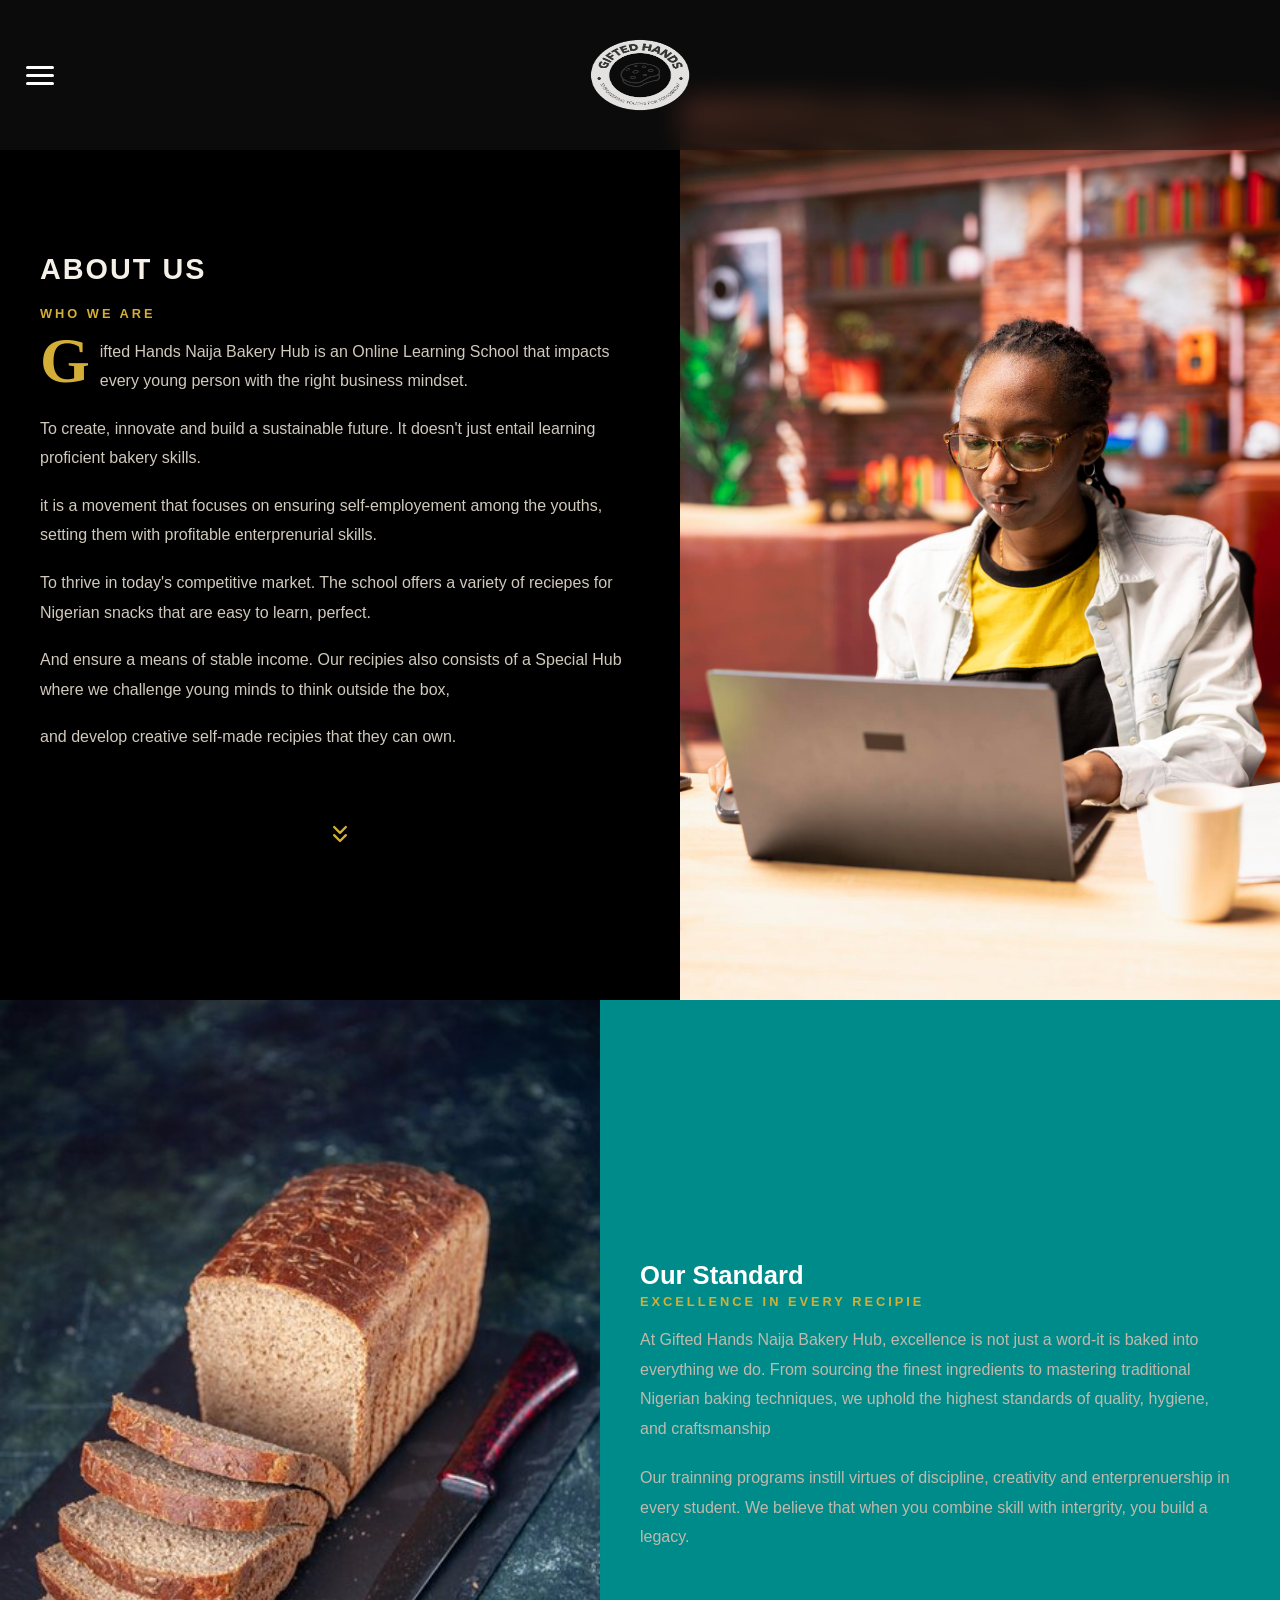
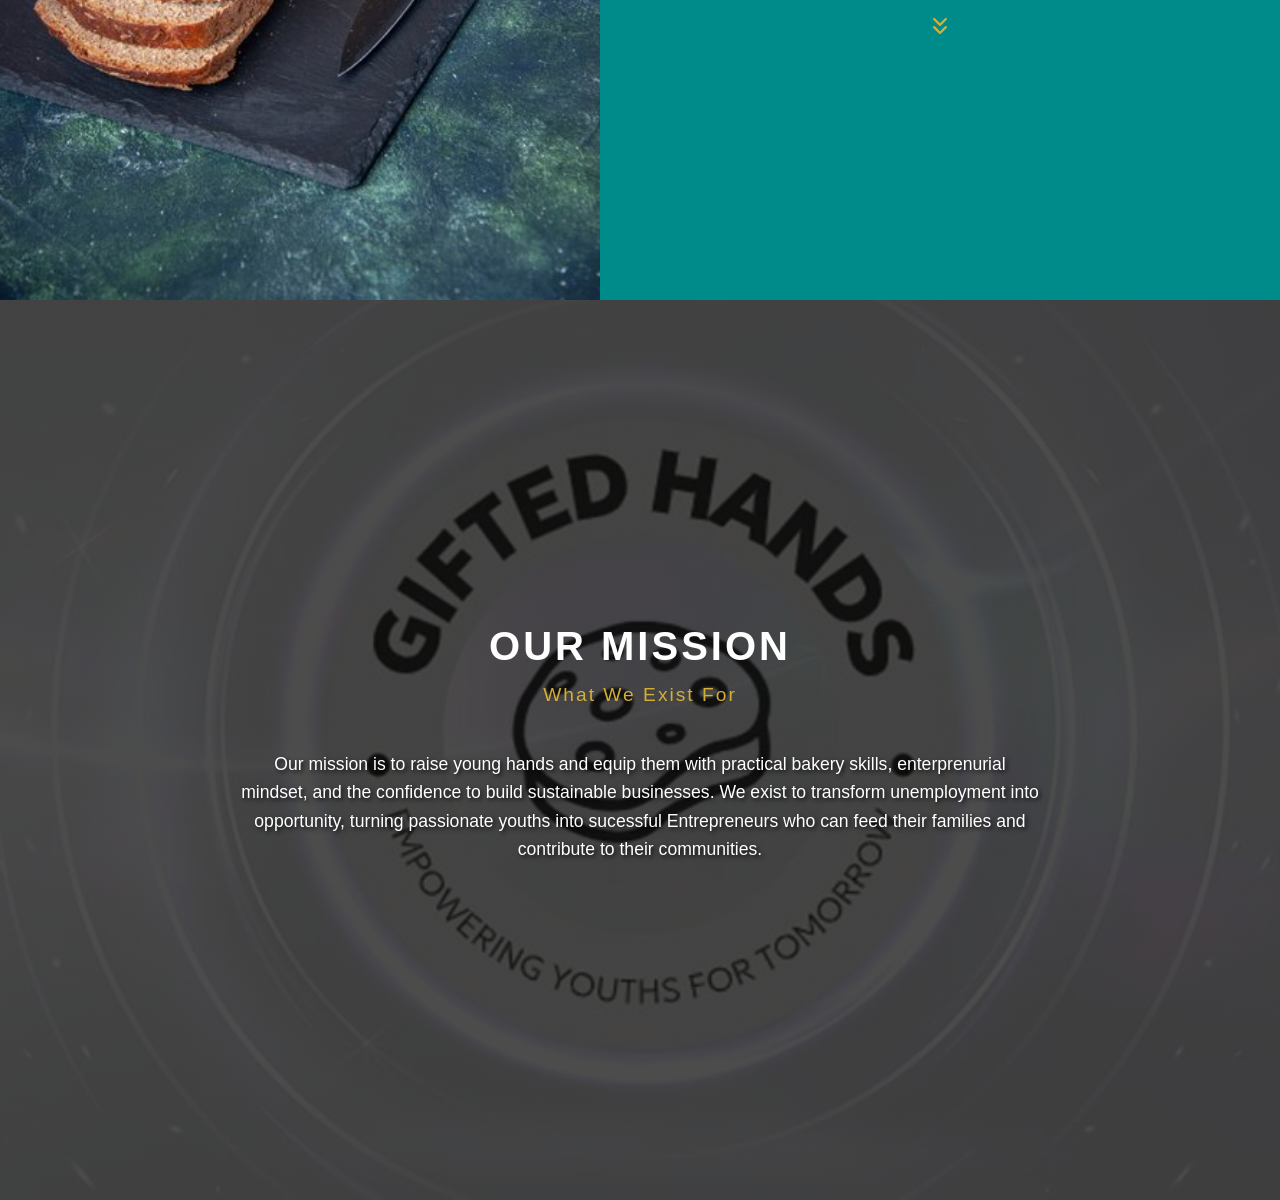
<file: about.html>
<!DOCTYPE html>
<html lang="en">
<head>
    <meta charset="UTF-8">
    <!-- Bootstrap CSS -->
    <link href="https://cdn.jsdelivr.net/npm/bootstrap@5.3.0/dist/css/bootstrap.min.css" rel="stylesheet">
    <meta name="viewport" content="width=device-width, initial-scale=1.0">
    <title>About Us - Gifted Hands Naija Bakery Hub</title>
    <!-- <link href="https://cdn.jsdeluvr.net/npm/bootrap@5.3.0/dist/css/boostrap.min.css" rel="stylesheet"> -->
    <link rel="icon" href="/Images/LOGO/logo.png.png" type="image/png">
    <link rel="stylesheet" href="styling.css">
</head>
<body>


    <!-- Glassy Header -->
     <header class="glass-header">
        <button class="menu-toggle" id="menuToggle" aria-label="Toggle navigation">
            <span></span>
            <span></span>
            <span></span>
        </button>
        <img src="/Images/LOGO/logo.png.png" alt="Gifted Hands Logo" class="header-logo">

        <!-- Drop down menu -->
         <nav class="nav-dropdown" id="navDropdown">
            <a href="bakery.html">Home</a>
            <a href="Recipies.html">Recipies</a>
            <a href="video-guides.html">Video Guides</a>
            <a href="about.html" class="active-link">About Us</a>
            <a href="special-hub.html">Special Hub</a>
            <a href="login.html">Log In</a>
         </nav>
     </header>

    <main>
        <!-- SECTION 1: Dark Background. Text Left, Image Right-->
         <section class="about-section-1" id="about-start">
            <div class="about-container">
                <div class="about-text">
                    <h2 class="about-heading">ABOUT US</h2>
                    <p class="about-subtitle">Who We Are</p>
                   <div class="about-body">
                        <p><span class="drop-cap">G</span>ifted Hands Naija Bakery Hub is an Online Learning School that impacts every young person with the right business mindset.</p> 
                        <p>To create, innovate and build a sustainable future. It doesn't just entail learning proficient bakery skills. </p> 
                        <p>it is a movement that focuses on ensuring self-employement among the youths, setting them with profitable enterprenurial skills. </p>
                        <p>To thrive in today's competitive market. The school offers a variety of reciepes for Nigerian snacks that are easy to learn, perfect.</p> 
                        <p>And ensure a means of stable income. Our recipies also consists of a Special Hub where we challenge young minds to think outside the box, 
                        <p>and develop creative self-made recipies that they can own. </p>
                    </div>
                    <!-- Smooth Scroll Arrow -->
             <a href="#about-section-2" class="scroll-arrow" aria-label="Scroll down">
                <svg xmlns="http://www.w3.org/2000/svg" viewBox="0 0 24 24" fill="none"
                 stroke="currentColor" stroke-width="2" stroke-linecap="round" stroke-linejoin="round">
      <path d="M7 13l5 5 5-5M7 6l5 5 5-5"/>
    </svg> </a>
                </div>
                <div class="about-image">
                    <img src="/Images/119075.jpg" alt="Empowered youth">
                </div>
            </div>
         </section>

         <!-- SECTION 2: Placeholder for next part(Excellence/Virtues) -->
          <section class="about-section-2" id="about-section-2">    
            <div class="section-2-container">
                <!-- Left side: Bread image -->
                 <div class="section-2-image">
                    <img src="/Images/breadloaf.jpg" alt="Freshly Baked Bread">
                 </div>
                 <!-- Right side write up -->
                  <div class="section-2-text">
                    <h2 class="section-2-heading">Our Standard</h2>
                    <p class="section-2-eyebrow">Excellence in Every Recipie</p>
                    <p class="section-2-desc">
                        At Gifted Hands Naija Bakery Hub, excellence is not just a word-it is baked into everything we do. From sourcing the finest ingredients to mastering traditional Nigerian baking techniques, we uphold the highest standards of quality, hygiene, and craftsmanship
                    </p>
                    <p class="section-2-desc">
                        Our trainning programs instill virtues of discipline, creativity and enterprenuership in every student. We believe that when you combine skill with intergrity, you build a legacy.
                    </p>
                    <!-- Smooth Scroll Arrow -->
             <a href="#about-section-3" class="scroll-arrow-2" aria-label="Scroll down">
                <svg xmlns="http://www.w3.org/2000/svg" viewBox="0 0 24 24" fill="none"
                 stroke="currentColor" stroke-width="2" stroke-linecap="round" stroke-linejoin="round">
      <path d="M7 13l5 5 5-5M7 6l5 5 5-5"/>
    </svg> </a>
                  </div>
            </div>
          </section>

          <!-- SECTION #: OUR MISSION -->
           <section class="about-section-3" id="about-section-3">
            <div class="mission-content">
                <h2 class="mission-heading">OUR MISSION</h2>
                <p class="main-subtitle">What We Exist For</p>
                <p class="mission-text">
                    Our mission is to raise young hands and equip them with practical bakery skills, enterprenurial mindset, and the confidence to build sustainable businesses. We exist to transform unemployment into opportunity, turning passionate youths into sucessful Entrepreneurs who can feed their families and contribute to their communities.
                </p>
            </div>
           </section>
    </main>
    
    <script src="aboutus.js"></script>
    <!-- Bootstrap JavaScript -->
<!-- <script src="https://cdn.jsdelivr.net/npm/bootstrap@5.3.0/dist/js/bootstrap.bundle.min.js"></script> -->
</body>
</html>
</file>
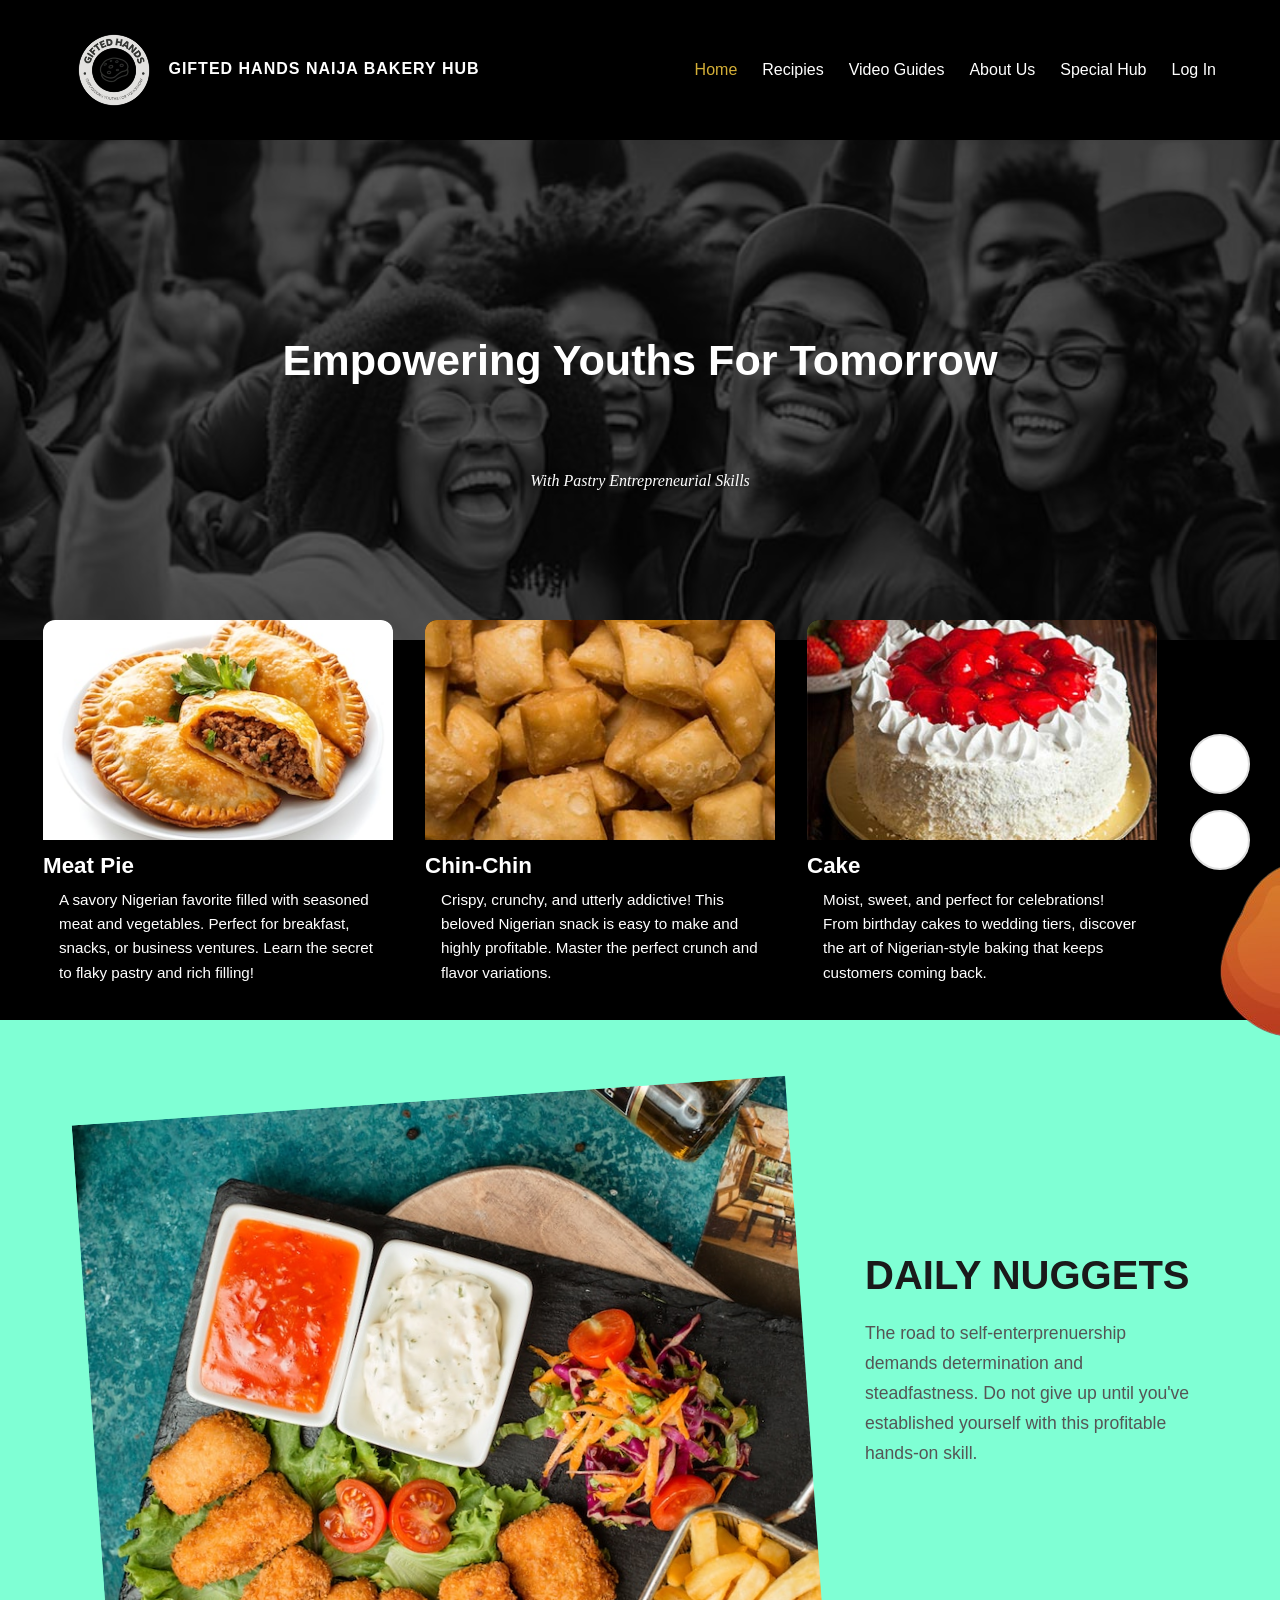
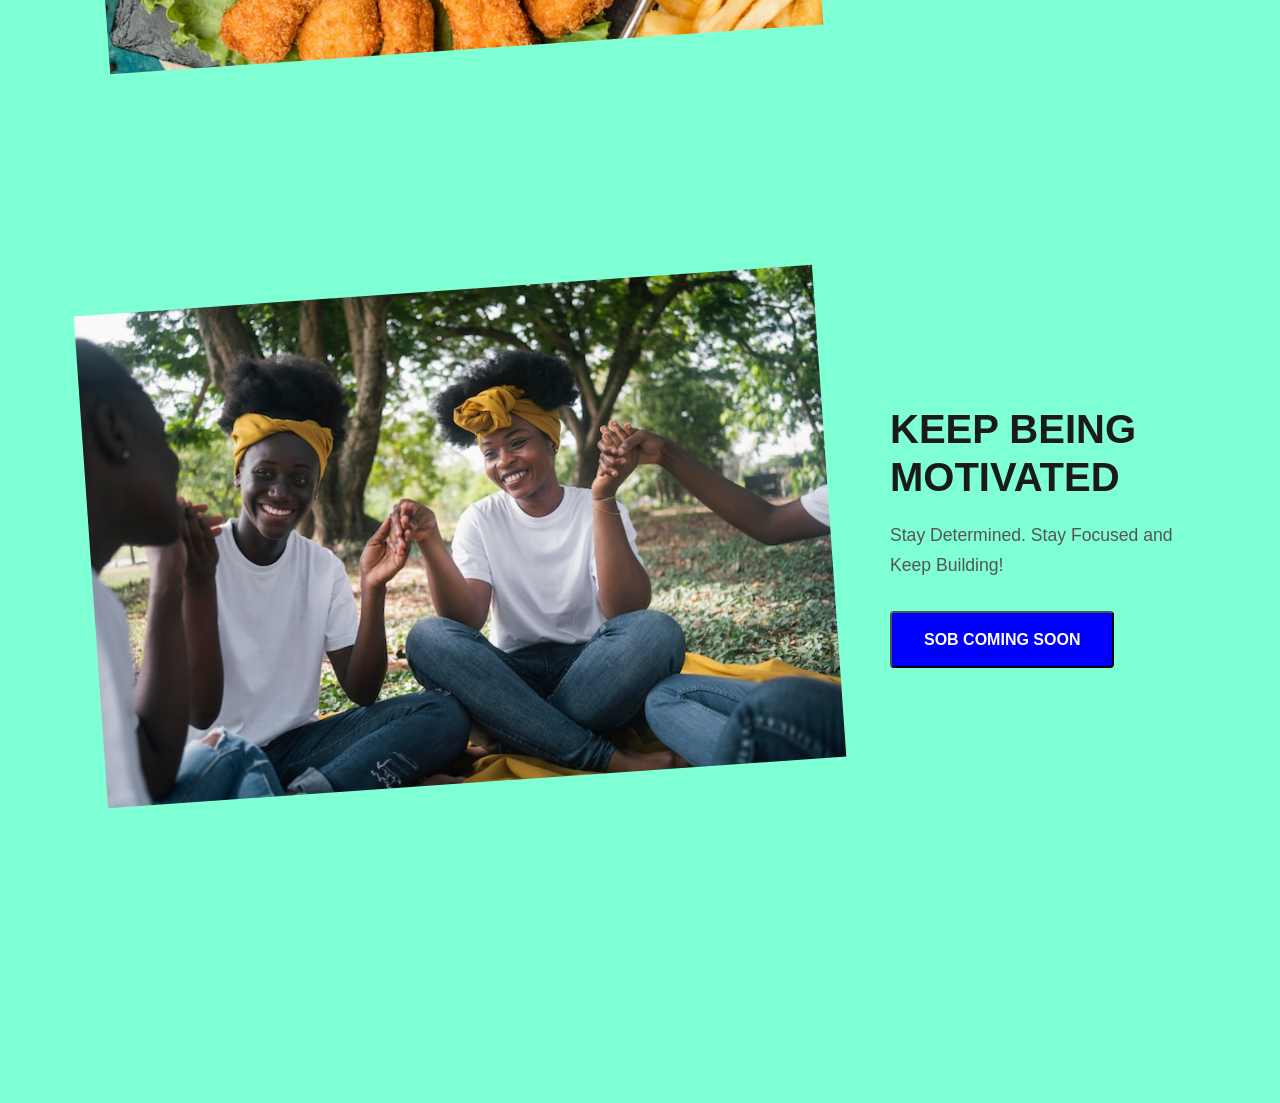
<file: bakery.html>
<!DOCTYPE html>
<html lang="en">
<head>
    <meta charset="UTF-8">
    <!-- Bootstrap CSS -->
<link href="https://cdn.jsdelivr.net/npm/bootstrap@5.3.0/dist/css/bootstrap.min.css" rel="stylesheet">
    <meta name="viewport" content="width=device-width, initial-scale=1.0">
    <title>Gifted Hands Naija Bakery Hub</title>
    <link rel="icon" href="/Images/LOGO/logo.png.png" type="image/png">
    <link rel="stylesheet" href="styling.css">
</head>
<body>
    <!-- HOMEPAGE HEADER -->
<header class="home-header">
    <!-- My Logo -->
    <div class="home-logo">
        <img src="/Images/LOGO/logo.png.png" alt="Gifted Hands Logo">
        <span class="home-site-name">GIFTED HANDS NAIJA BAKERY HUB</span>
    </div>

    <!-- 1. The UNIQUE Hamburger Button (Only for Homepage) -->
    <button class="home-menu-toggle" id="homeMenuToggle" aria-label="Toggle navigation">
        <span></span>
        <span></span>
        <span></span>
    </button>

    <!-- 2. The Navigation Links (Wrapped in a unique nav container) -->
    <nav class="home-nav-dropdown" id="homeNavDropdown">
        <a href="bakery.html" class="active-link">Home</a>
        <a href="Recipies.html">Recipies</a>
        <a href="video-guides.html">Video Guides</a>
        <a href="about.html">About Us</a>
        <a href="special-hub.html">Special Hub</a>
        <a href="login.html">Log In</a>
    </nav>
</header>

 <section class="hero-section">//Image section
  <div class="hero-slideshow" id="heroSlideshow">
    <div class="hero-slide active" style="background-image: url('Images/Youths1.jpg');"></div>
    <div class="hero-slide" style="background-image: url('Images/Youths2.jpg');"></div>
    <div class="hero-slide" style="background-image: url('Images/Youths3.jpg');"></div>
    <div class="hero-slide" style="background-image: url('Images/Youths4.jpg');"></div>
  </div>
  
  //Snacks section
  <div class="hero-overlay">
    <h2 class="main-tagline">Empowering Youths For Tomorrow</h2>
    <p class="sub-tagline">With Pastry Entrepreneurial Skills</p>
  </div>
</section>

    <div class="snack-overlap">
        <div class="snack-box">
            <img src="/Images/SECTION SNACKS/meatpie.jpg" alt="Meat Pie">
            <h3>Meat Pie</h3>
            <p>A savory Nigerian favorite filled with seasoned meat and vegetables. Perfect for breakfast, snacks, or business ventures. Learn the secret to flaky pastry and rich filling!</p>    
        </div>
        <div class="snack-box">
            <img src="/Images/SECTION SNACKS/chin chin.jpg" alt="Chin Chin">
            <h3>Chin-Chin</h3>
            <p>Crispy, crunchy, and utterly addictive! This beloved Nigerian snack is easy to make and highly profitable. Master the perfect crunch and flavor variations.</p>
        </div>
        <div class="snack-box">
            <img src="/Images/SECTION SNACKS/cake.jpg" alt="Cake">
            <h3>Cake</h3>
            <p>Moist, sweet, and perfect for celebrations! From birthday cakes to wedding tiers, discover the art of Nigerian-style baking that keeps customers coming back.</p>
        </div>
    </div>

    <!-- Floating action buttons -->
     <div class="floating-actions">
        <!-- Bread icon (clickable) -->
         <button class="float-btn bread-btn" id="breadAction" aria-label="Bakery Specials">
            <img src="/Images/bread-icon.png" alt="loaf of bread" class="btn-icon">
         </button>

         <!-- 2. Call button (shows number on hover) -->
          <div class="float-btn-wrapper">
            <button class="float-btn call-btn" aria-label="Call Us">
                <img src="/Images/phone-icon.png" alt="phone icon" class="btn-icon">
                <span class="call-tooltip">08069637278</span>
            </button>
          </div>

     </div>

     <!-- NEW PROMOTIONAL SECTION (Matches Video Concept) -->
<section class="promo-section">
  
  <!-- Row 1: Image Left, Text Right -->
  <div class="promo-row layout-left">
    <div class="promo-img-boo slanted">
      <img src="/Images/chicken-nuggets.jpg" alt="Feature 1">
    </div>
    <div class="promo-text">
      <h2 class="promo-heading">DAILY NUGGETS</h2>
      <p class="promo-desc">
        The road to self-enterprenuership demands determination and steadfastness. Do not give up until you've established yourself with this profitable hands-on skill.
      </p>
    </div>
  </div>

  <!-- Row 2: Text Left, Image Right (Reversed) -->
  <div class="promo-row layout-right">
    <div class="promo-text">
      <h2 class="promo-heading">KEEP BEING MOTIVATED</h2>
      <p class="promo-desc">
        Stay Determined. Stay Focused and Keep Building!
      </p>
      <a onclick="event.preventDefault(); window.location.href='sob.html';" style="pointer-events: auto !important; z-index: 99999 !important; position: relative; cursor: pointer;"><button class="promo-button" >SOB COMING SOON</button></a>
    </div>
    <div class="promo-img-box slanted">
      <img src="/Images/happy-youths.jpg" alt="Feature 2">
    </div>
  </div>


  <!-- HOMEPAGE MENU SCRIPT (Isolated) -->
<script>
  document.addEventListener('DOMContentLoaded', function() {
    const homeToggle = document.getElementById('homeMenuToggle');
    const homeNav = document.getElementById('homeNavDropdown');

    if (homeToggle && homeNav) {
      // Toggle menu on button click
      homeToggle.addEventListener('click', function(e) {
        e.stopPropagation();
        homeNav.classList.toggle('active');
        homeToggle.classList.toggle('open');
      });

      // Close menu when clicking outside
      document.addEventListener('click', function(e) {
        if (!homeNav.contains(e.target) && !homeToggle.contains(e.target)) {
          homeNav.classList.remove('active');
          homeToggle.classList.remove('open');
        }
      });
    }
  });
</script>

</section>

<!-- Scripys -->
    <script src="function.js"></script>
    <!-- Bootstrap JavaScript -->
<script src="https://cdn.jsdelivr.net/npm/bootstrap@5.3.0/dist/js/bootstrap.bundle.min.js"></script>
</body>
</html>
</file>
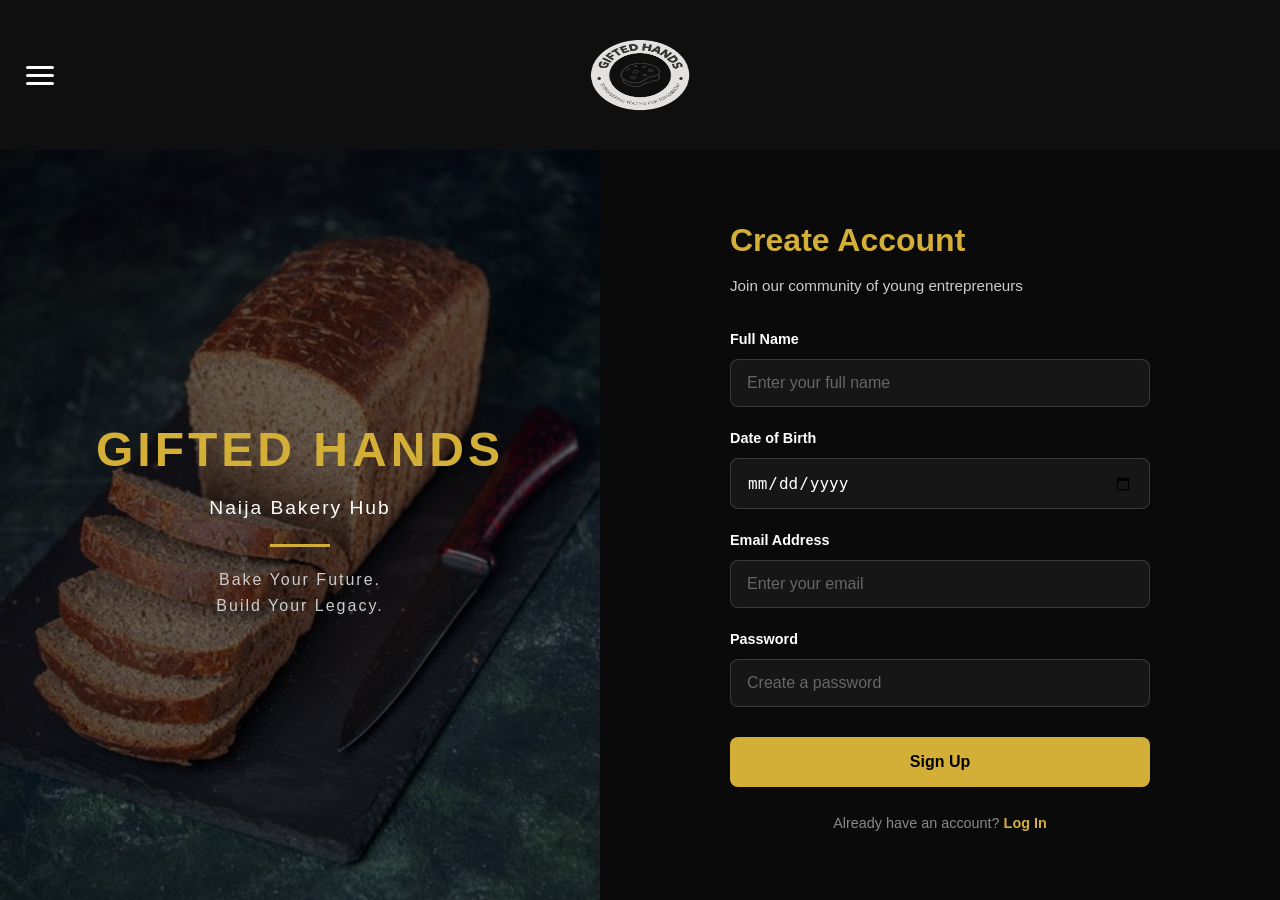
<file: login.html>
<!DOCTYPE html>
<html lang="en">
<head>
    <meta charset="UTF-8">
    <meta name="viewport" content="width=device-width, initial-scale=1.0">
    <title>Log In - Gifted Hands Naija Bakery Hub</title>
    <link rel="stylesheet" href="styling.css">
    <link rel="icon" href="/Images/LOGO/logo.png.png" type="image/png">
</head>
<body class="login-page">

    <!-- 1. HEADER (Same as all pages) -->
    <header class="glass-header">
        <button class="menu-toggle" id="menuToggle" aria-label="Toggle navigation">
            <span></span><span></span><span></span>
        </button>
        <img src="/Images/LOGO/logo.png.png" alt="Gifted Hands Logo" class="header-logo">
        <nav class="nav-dropdown" id="navDropdown">
            <a href="bakery.html">Home</a>
            <a href="Recipies.html">Recipies</a>
            <a href="video-guides.html">Video Guides</a>
            <a href="about.html">About Us</a>
            <a href="special-hub.html">Special Hub</a>
            <a href="login.html" class="active-link">Log In</a>
        </nav>
    </header>

    <main>
        <!-- 2. LOGIN CONTAINER -->
        <section class="login-section">
            
            <!-- Left Side: Image & Branding -->
            <div class="login-image-side">
                <div class="login-image-overlay"></div>
                <div class="login-branding">
                    <h1>GIFTED HANDS</h1>
                    <p>Naija Bakery Hub</p>
                    <span class="branding-line"></span>
                    <p class="branding-tagline">Bake Your Future.<br>Build Your Legacy.</p>
                </div>
            </div>

            <!-- Right Side: Form -->
            <div class="login-form-side">
                <div class="form-container">
                    <h2 class="form-title">Create Account</h2>
                    <p class="form-subtitle">Join our community of young entrepreneurs</p>

                    <form id="signupForm">
                        <!-- Full Name -->
                        <div class="input-group">
                            <label for="fullname">Full Name</label>
                            <input type="text" id="fullname" placeholder="Enter your full name" required>
                        </div>

                        <!-- Date of Birth -->
                        <div class="input-group">
                            <label for="dob">Date of Birth</label>
                            <input type="date" id="dob" required>
                        </div>

                        <!-- Email -->
                        <div class="input-group">
                            <label for="email">Email Address</label>
                            <input type="email" id="email" placeholder="Enter your email" required>
                        </div>

                        <!-- Password -->
                        <div class="input-group">
                            <label for="password">Password</label>
                            <input type="password" id="password" placeholder="Create a password" required>
                        </div>

                        <!-- Submit Button -->
                        <button type="submit" class="submit-btn">Sign Up</button>

                        <!-- Success Message (Hidden by default) -->
                        <div id="successMessage" class="success-message">
                            ✅ Welcome to Gifted Hands! Redirecting...
                        </div>
                    </form>

                    <p class="form-footer">Already have an account? <a href="#">Log In</a></p>
                </div>
            </div>

        </section>
    </main>

    <!-- Script -->
    <script src="login.js"></script>
</body>
</html>
</file>
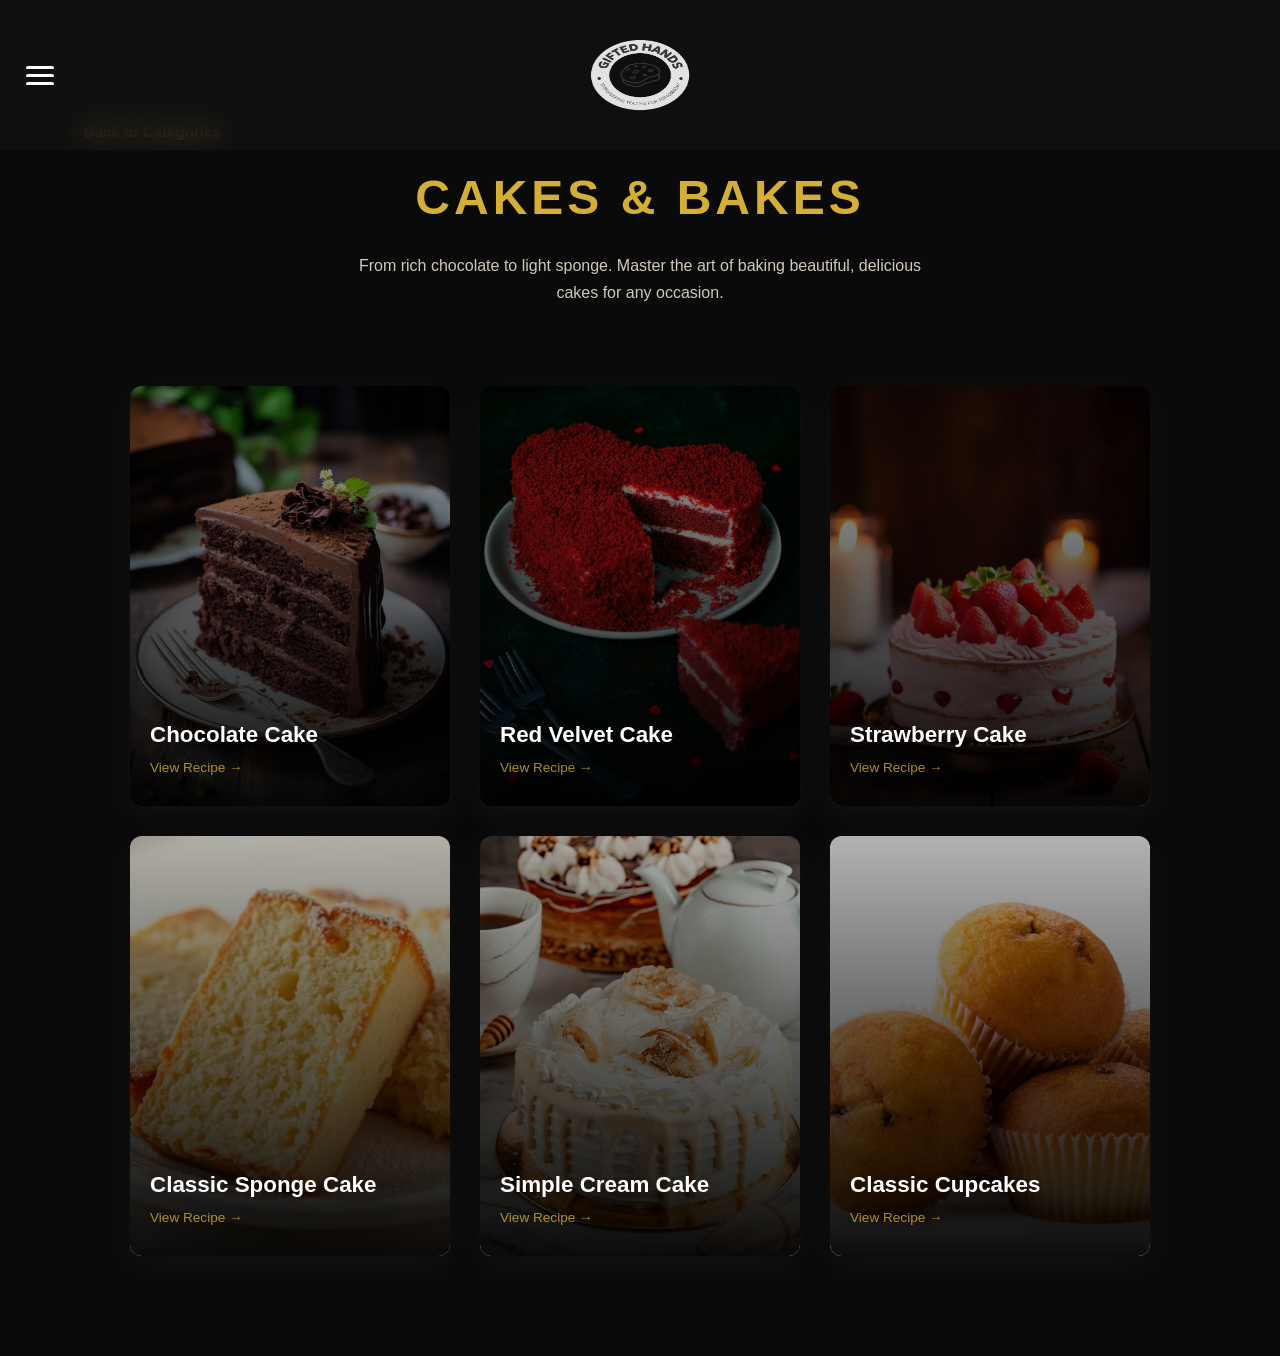
<file: recipes-cakes.html>
<!DOCTYPE html>
<html lang="en">
<head>
    <meta charset="UTF-8">
    <meta name="viewport" content="width=device-width, initial-scale=1.0">
    <title>Cakes & Bakes - Gifted Hands Naija Bakery Hub</title>
    <link rel="stylesheet" href="styling.css">
    <link rel="icon" href="/Images/LOGO/logo.png.png" type="image/png">
</head>
<body>

    <!-- 1. HEADER -->
    <header class="glass-header">
        <button class="menu-toggle" id="menuToggle" aria-label="Toggle navigation">
            <span></span><span></span><span></span>
        </button>
        <img src="/Images/LOGO/logo.png.png" alt="Gifted Hands Logo" class="header-logo">
        <nav class="nav-dropdown" id="navDropdown">
            <a href="bakery.html">Home</a>
            <a href="Recipies.html" class="active-link">Recipies</a>
            <a href="video-guides.html">Video Guides</a>
            <a href="about.html">About Us</a>
            <a href="special-hub.html">Special Hub</a>
            <a href="login.html">Log In</a>
        </nav>
    </header>

    <main>
        <!-- 2. PAGE INTRO & BACK BUTTON -->
        <section class="category-intro">
            <a href="recipes.html" class="back-btn">&larr; Back to Categories</a>
            <h1 class="category-title">CAKES & BAKES</h1>
            <p class="category-desc">
                From rich chocolate to light sponge. Master the art of baking beautiful, delicious cakes for any occasion.
            </p>
        </section>

        <!-- 3. RECIPE CARDS GRID (6 Cakes = 2 perfect rows of 3) -->
        <section class="recipe-cards-grid">
            
            <!-- Card 1: Chocolate Cake -->
            <div class="recipe-card" data-target="modal-chocolate">
                <div class="card-image" style="background-image: url(/Images/chococake.webp);"></div>
                <div class="card-overlay"></div>
                <div class="card-caption">Chocolate Cake <span class="click-hint">View Recipe &rarr;</span></div>
            </div>

            <!-- Card 2: Red Velvet Cake -->
            <div class="recipe-card" data-target="modal-redvelvet">
                <div class="card-image" style="background-image: url(/Images/redvelvet1.webp);"></div>
                <div class="card-overlay"></div>
                <div class="card-caption">Red Velvet Cake <span class="click-hint">View Recipe &rarr;</span></div>
            </div>

            <!-- Card 3: Strawberry Cake -->
            <div class="recipe-card" data-target="modal-strawberry">
                <div class="card-image" style="background-image: url(/Images/strawberrycake.webp);"></div>
                <div class="card-overlay"></div>
                <div class="card-caption">Strawberry Cake <span class="click-hint">View Recipe &rarr;</span></div>
            </div>

            <!-- Card 4: Sponge Cake -->
            <div class="recipe-card" data-target="modal-sponge">
                <div class="card-image" style="background-image: url(/Images/spongecake.jpg);"></div>
                <div class="card-overlay"></div>
                <div class="card-caption">Classic Sponge Cake <span class="click-hint">View Recipe &rarr;</span></div>
            </div>

            <!-- Card 5: Simple Cream Cake -->
            <div class="recipe-card" data-target="modal-creamcake">
                <div class="card-image" style="background-image: url(/Images/creamcake.jpg);"></div>
                <div class="card-overlay"></div>
                <div class="card-caption">Simple Cream Cake <span class="click-hint">View Recipe &rarr;</span></div>
            </div>

            <!-- Card 6: Classic Cupcakes (Bonus to complete the grid!) -->
            <div class="recipe-card" data-target="modal-cupcakes">
                <div class="card-image" style="background-image: url(/Images/cupcake.webp);"></div>
                <div class="card-overlay"></div>
                <div class="card-caption">Classic Cupcakes <span class="click-hint">View Recipe &rarr;</span></div>
            </div>

        </section>

        <!-- 4. MODALS -->
        
        <!-- Modal 1: Chocolate Cake -->
        <div class="modal-overlay" id="modal-chocolate">
            <div class="modal-content">
                <button class="close-modal">&times;</button>
                <h2 class="modal-title">Rich Chocolate Cake</h2>
                <div class="modal-meta">
                    <span>⏱️ 1 Hour</span>
                    <span>🍽️ 12 Slices</span>
                    <span>⭐⭐⭐ Advanced</span>
                </div>
                <div class="modal-body">
                    <p><b>Indulge your deepest cravings with this decadent masterpiece. Layers of rich, moist chocolate sponge are smothered in a glossy, velvety fudge frosting to deliver a powerful burst of pure cocoa bliss.</b></p>
                    <h3>Ingredients</h3>
                    <ul><li>2 cups(250g) all purpose flour</li>
                        <li>2 cups(400g) granulated</li>
                        <li>3/4 cup(75g) cocoa powder - unsweetened for richer color</li>
                        <li>1/2 tsp baking soda</li>
                        <li>2 tsp baking powder</li>
                        <li>1 tsp salt</li>
                        <li>2 eggs</li>
                        <li>1 cup(240ml) whole milk</li>
                        <li>1/2 cup(120ml) vegetable oil</li>
                        <li>2 tsp vanilla extract</li>
                        <li>1 cup boiling water or hot coffee</li>
                        <!-- For Chocolate frosting -->
                         <li><b>Chocolate Frosting:</b> Unsalted butter 1 cup(226g) - softened. Cocoa powder 3/4 cups(75g). Powdered sugar 31/2 cups(420g) - sifted. Milk 1/2 cup(80ml). Vanilla extract 1 tsp. Salt 1/4 tsp.</li>
                    </ul>
                    <h3>Instructions</h3>
                    <ol><li>Preheat oven to 350°F (175°C). Grease and flour two 9-inch round pans.Line bottoms with parchment paper and dust sides with cocoa powder.</li>
                        <li>Mix dry ingredients (sifted flour, sugar, cocoa, baking soda, salt) in a large bowl.</li>
                        <li>Add eggs, milk, oil, and vanilla. Beat with mixer or hand on medium speed for 2 minutes. Batter will be thick.</li>
                        <li>Pour in boiling water or hot coffee slowly while mixing. (batter will be thin - correct and makes cake moist). Pour into pans.</li>
                        <li>Bake for 30-35 minutes. Cool completely before frosting with chocolate ganache.</li>
                        <!-- Make the Frosting -->
                         <li><b>Frosting:</b> In a bowl, beat softened butter until creamy, about 2 mins</li>
                         <li>Sift cocoa powder into butter and beat until combined.</li>
                         <li>Add sugar and milk, i cup sugar at a time, alternating with milk. Add vanila and salt. Beat 3 mins until light and fluffy. If too thick, add 1tbsp milk. Too thin, add more powdered sugar.</li>
                         <li><b>Assemble Frosting:</b> Level cakes if domed. Place one layer on plate, spread 1 cup frosting on top.</li>
                         <li>Add second layer, cover top and sides with remaining frosting.</li>
                         <li>Chill 20 mins to set if yout kicthen is hot.</li>
                    </ol>
                </div>
            </div>
        </div>

        <!-- Modal 2: Red Velvet Cake -->
        <div class="modal-overlay" id="modal-redvelvet">
            <div class="modal-content">
                <button class="close-modal">&times;</button>
                <h2 class="modal-title">Classic Red Velvet Cake</h2>
                <div class="modal-meta">
                    <span>⏱️ 1.5 Hours</span>
                    <span>️ 🍽️12 Slices</span>
                    <span>⭐⭐⭐ Advanced</span>
                </div>
                <div class="modal-body">
                    <p><b>Fall in love with the ultimate velvet luxury. This striking crimson cake is incredibly moist, deeply cocoa-infused, and layered with a rich, tangy cream cheese frosting that melts perfectly in your mouth.</b></p>
                    <h3>Ingredients</h3>
                    <ul><li>2 1/2 cups(312g) all purpose flour</li>
                        <li>1 1/2 cups(300g) granulated sugar</li>
                        <li>1 tsp baking soda</li>
                        <li>1 tsp salt</li>
                        <li>1 tbsp cocoa powder - unsweetened</li>
                        <li>11/2 cups(600ml) vegetable oil - it keeps moist for days</li>
                        <li>1 cup(240ml) buttermilk - room temperature</li>
                        <li>2 eggs</li>
                        <li>2 tbsp red food coloring(liquid or gel)</li>
                        <li>1 tsp vanilla & 1 tsp white vinegar</li>
                        <li><b>No Buttermilk?:</b>Mix 1 cup milk = 1 tbsp lemon juice or vinegar. Let it sit 5 mins</li>
                        <li><b>Cream Cheese Frosting:</b> Cream cheese 2 blocks(450g) - full fat, cool and softened, butter, powered sugar 4cups(480g) - sifted, Unsalted butter 1/2cup(113g), Vanilla extract 11/2 tsp, Salt 1/8tsp.</li></ul>
                    <h3>Instructions</h3>
                    <ol><li>Preheat oven to 350°F (175°C). Grease 2 x 8 inch round pans, line bottoms with parchment, dust sides with flour.</li>
                        <li>Sift flour, sugar, baking soda, salt, and cocoa powder into large bowl. Mix together</li>
                        <li>In another bowl, mix oil, buttermilk, eggs, food coloring, vanilla, and vinegar until well combined. The batter should be bright red.</li>
                        <li>Combine wet and dry ingredients. Mix on meduim-low just until smooth. Don't overmix.</li>
                        <li>Divide evenly between pans. Bake for 30-32 mins. Toothpick should come out with a few moist crumbs. The top will spting back when touched.</li>
                        <li>Cool completely for 30 mins before frosting.</li>
                        <li><b>Make the Frosting:</b> Beat cream cheese = butter together for 2-3 mins until smoooth and no lumps. Then add powdered sugar 1 cup at a time on low speed. Add vanilla and salt, beat 2 mins on medium until fluffy. Don't overbeat</li>
                    </ol>
                </div>
            </div>
        </div>

        <!-- Modal 3: Strawberry Cake -->
        <div class="modal-overlay" id="modal-strawberry">
            <div class="modal-content">
                <button class="close-modal">&times;</button>
                <h2 class="modal-title">Fresh Strawberry Cake</h2>
                <div class="modal-meta">
                    <span>⏱️ 1 Hour</span>
                    <span>🍽️ 10 Slices</span>
                    <span>⭐⭐ Medium</span>
                </div>
                <p><b>Celebrate summer flavors with this vibrant and refreshing treat. Our soft, moist sponge is infused with real strawberry goodness and layered with a sweet, fruity frosting that delivers a delightful burst of berry bliss in every slice.</b></p>
                <div class="modal-body">
                    <h3>Ingredients</h3>
                    <ul><li>2 1/2 cups cake flour</li><li>2 cups sugar</li><li>1 tbsp baking powder</li><li>1 cup unsalted butter (softened)</li><li>4 eggs</li><li>1 cup pureed fresh strawberries</li><li>1/2 cup whole milk</li><li>Red food coloring (optional)</li>
                        <li><b>For the strawberry reduction - this is key for flavor:</b>Fresh strawberries - 2 cups, about 300g, hulled and chopped. Lemon juice - 1 tsp</li>
                    <li><b>For the strawberry buttercream:</b></li> Unsalted butter - 1 cup(226g)-softened. Powdered sugar - 4 cups(480g)-sifted. Vanilla extract - ½ tsp. Pinch of salt. Heavy cream or milk - 1-2 tbsp, as needed</ul>
                    <h3>Instructions</h3>
                    <ol><li><b>Make the strawberry reduction:</b></li>
                        <li>Blend strawberries with lemon juice until smooth.</li>
                        <li>Pour into a small saucepan, simmer on medium-low 15-20 mins, stirring often, until thickened and reduced to about ¾ cup total. Cool completely. This concentrates flavor and stops the cake from getting soggy. Use ¾ cup for cake, reserve ¼ cup for frosting.</li>
                        <li><b>Make the Cake:</b>Preheat oven to 175°C / 350°F. Grease 2 x 8-inch pans, line bottoms.</li><li>Sift flour, baking powder and salt together.</li><li>Cream butter and sugar 3-4 mins until light and fluffy.</li><li>Add eggs one at a time, then egg white and vanilla. Beat well.</li><li>Mix milk and ¾ cup cooled strawberry puree together.</li><li>Add flour in 3 additions, alternating with strawberry-milk, starting and ending with flour. Mix on low just until combined. Batter will be pale pink.</li><li>Divide between pans. Bake 28-32 mins, until toothpick comes out clean.</li><li>Cool 10 mins in pans, then turn out. Cool completely before frosting!</li></ol>
                </div>
            </div>
        </div>

        <!-- Modal 4: Sponge Cake -->
        <div class="modal-overlay" id="modal-sponge">
            <div class="modal-content">
                <button class="close-modal">&times;</button>
                <h2 class="modal-title">Light & Fluffy Sponge Cake</h2>
                <div class="modal-meta">
                    <span>️⏱️35 Mins + chilling</span>
                    <span>🍽️ 12 Slices</span>
                    <span>⭐⭐ Medium</span>
                </div>
                <div class="modal-body">
                    <p><b>Embrace the timeless beauty of a true bakery classic. This golden cake is exceptionally light, airy, and delicately sweet, offering a comforting, buttery melt-in-your-mouth experience with every single slice.</b></p>
                    <h3>Ingredients</h3>
                    <ul><li>All purpose flour 2cups(250g)</li>
                        <li>4 eggs (room temperature)</li>
                        <li>Granulated sugar 1cup(200g)</li>
                        <li>Unsalted butter/margarine 1 cup(220g) - softened to room temperature</li>
                        <li>Baking powder 2tbsp</li>
                        <li>2 tsp vanilla extract</li>
                        <li>Whole milk 1/4cup(120ml), room temperature</li>
                        <li>1/4 cup nutmeg(optional)</li>
                        <li>1/4 tsp salt</li>
                        <li><b>Whipped Cream frosting:</b>Heavy whipping cream 21/2cups(600ml), cold. Powdered sugar 1/2cup(60g), sifted. Vanilla extract 1tsp. Milk powder 2tbsp</li>
                        <li>Assembly</li>
                    </ul>
                    <h3>Instructions</h3>
                    <ol><li>Preheat oven to 340°F/(170°C). Grease an 8-inch round pan, line bottom with parchment paper, dust the sides with flour.</li>
                        <li>Ina a large bowl, beat softened butter and sugar together for 4-5 mins until pale, light and fluffy. This gives a proper sponge rise.</li>
                        <li>Add eggs one at a time, beating well after each. Add vanilla with the last egg. If batter looks curdled, add 1tbsp of measured flour.</li>
                        <li>In a seperate bowl, sift flour, baking powder, salt and nutmeg together.</li>
                        <li>Add the flour mix to the butter mix in 2 batches, alternating with milk. Mix on low, just until combined. Do not overmix.</li>
                        <li>Pour into pan, smoothen top and bake for 30-35 mins, until golden and a toothpick comes clean.</li>
                        <li>Cool completely before frosting!</li>
                    </ol>
                </div>
            </div>
        </div>

        <!-- Modal 5: Simple Cream Cake -->
        <div class="modal-overlay" id="modal-creamcake">
            <div class="modal-content">
                <button class="close-modal">&times;</button>
                <h2 class="modal-title">Vanilla Cream Cake</h2>
                <div class="modal-meta">
                    <span>⏱️ 50 Mins</span>
                    <span>🍽️ 10 Slices</span>
                    <span>⭐⭐ Medium</span>
                </div>
                <div class="modal-body">
                    <p><b>Keep it classic, light, and endlessly delicious. Our signature vanilla sponge is layered with clouds of fresh, fluffy whipped cream and a hint of sweetness that makes every slice feel like a celebration.</b></p>
                    <h3>Ingredients</h3>
                    <ul><li>Cake flour 2cups(250g)</li>
                        <li>4 eggs (room temperature)</li>
                        <li>Granulated sugar 1cup(200g)</li>
                        <li>Baking powder 2tbsp</li>
                        <li>2 tsp vanilla extract</li>
                        <li>Whole milk 3/4cup(180ml), room temperature</li>
                        <li>1/4 cup melted butter</li>
                        <li><b>Whipped Cream frosting:</b>Heavy whipping cream 21/2cups(600ml), cold. Powdered sugar 1/2cup(60g), sifted. Vanilla extract 1tsp. Milk powder 2tbsp</li>
                        <li><b>For Assembly:</b>1/4 cup water + 2tbsp sugar, boiled and cooled(optional). Fresh fruit sprinkles, or chocolate shavings for topping.</li>
                    </ul>
                    <ol><li>Preheat oven to 350°F/(175°C). Grease and line 2 x 8 inch round pans.</li>
                        <li>Add eggs one at a time, beat well and add vanilla.</li>
                        <li>Sift flour, baking powder and salt together.</li>
                        <li>Add flour in 2 batches, alternating with milk. Mix just until combined.</li>
                        <li>Divide between pans. Bake for 25-28mins. until a toothpick comes out clean.</li>
                        <li>Cool cake 10 mins, then turn out. Coold completely and chill 30 mins.</li>
                        <li><b>Make whipped cream:</b>Chill mixing bowl and beaters 15 mins in freezer. Pour in cold heavy cream, beat on meduim-high until soft peaks form. Add powdered sugar, vanilla and milk powder. Beat until firm peaks hold. Stop as soon as it holds shape(Overbeating turns it grainy).</li>
                        <li><b>Assemble:</b>Level the cake layers if needed. Brush both layers lightly with simple syrup. Place one layer on a plate. Spread about 1 cup of whipped cream over it. Top the second layer and cover the top and sies with remaining cream. Pipe around the edges if you like. Decorate with fruit, sprinkles or chocolate shavings.</li>
                    </ol>
                </div>
            </div>
        </div>

        <!-- Modal 6: Classic Cupcakes -->
        <div class="modal-overlay" id="modal-cupcakes">
            <div class="modal-content">
                <button class="close-modal">&times;</button>
                <h2 class="modal-title">Classic Vanilla Cupcakes</h2>
                <div class="modal-meta">
                    <span>⏱️ 30 Mins</span>
                    <span>🍽️ 12 Cupcakes</span>
                    <span>⭐ Easy</span>
                </div>
                <div class="modal-body">
                    <p><b>Embrace the timeless beauty of a true bakery classic. This golden cake is exceptionally light, airy, and delicately sweet, offering a comforting, buttery melt-in-your-mouth experience with every single slice.</b></p>
                    <h3>Ingredients</h3>
                    <ul><li>1 1/2 cups all purpose flour</li>
                        <li>1 cup sugar</li>
                        <li>1/2 cup butter (softened)</li>
                        <li>2 eggs</li>
                        <li>1/2 cup whole milk</li>
                        <li>2 tsp vanilla extract</li>
                        <li>1 1/2 tsp baking powder</li>
                        <li>1/4 tsp salt</li>
                        <li>Sour cream or plain yogurt - ¼ cup, 60g, room temperature. This keeps them moist</li>
                        <li><b>For simple vanilla buttercream:</b>Unsalted butter - ¾ cup, 170g, softened. Powdered sugar - 3 cups, 360g, sifted. Vanilla extract - 1½ tsp. Heavy cream or milk - 2-3 tbsp. Pinch of salt</li>
                    </ul>
                    <h3>Instructions</h3>
                    <ol><li>Preheat oven to 350°F (175°C) and line a muffin tin with cupcake liners.</li>
                        <li>CWhisk flour, baking powder and salt together.</li>
                        <li>Beat butter and sugar 2-3 mins until pale and fluffy.</li>
                        <li>Add eggs one at a time, beating well. Add vanilla.</li>
                        <li>Add half the flour mix, mix on low. Add milk and sour cream, mix. Add remaining flour, mix just until combined. Don’t overmix.</li>
                        <li>Divide batter evenly, fill liners ⅔ full.</li>
                        <li>Bake 18-20 mins, until tops spring back and toothpick comes out clean.</li>
                        <li>Cool completely and top with your favorite buttercream frosting!</li>
                    </ol>
                </div>
            </div>
        </div>

    </main>

    <!-- Link to the SAME recipes.js file -->
    <script src="Recipies.js"></script>
</body>
</html>
</file>
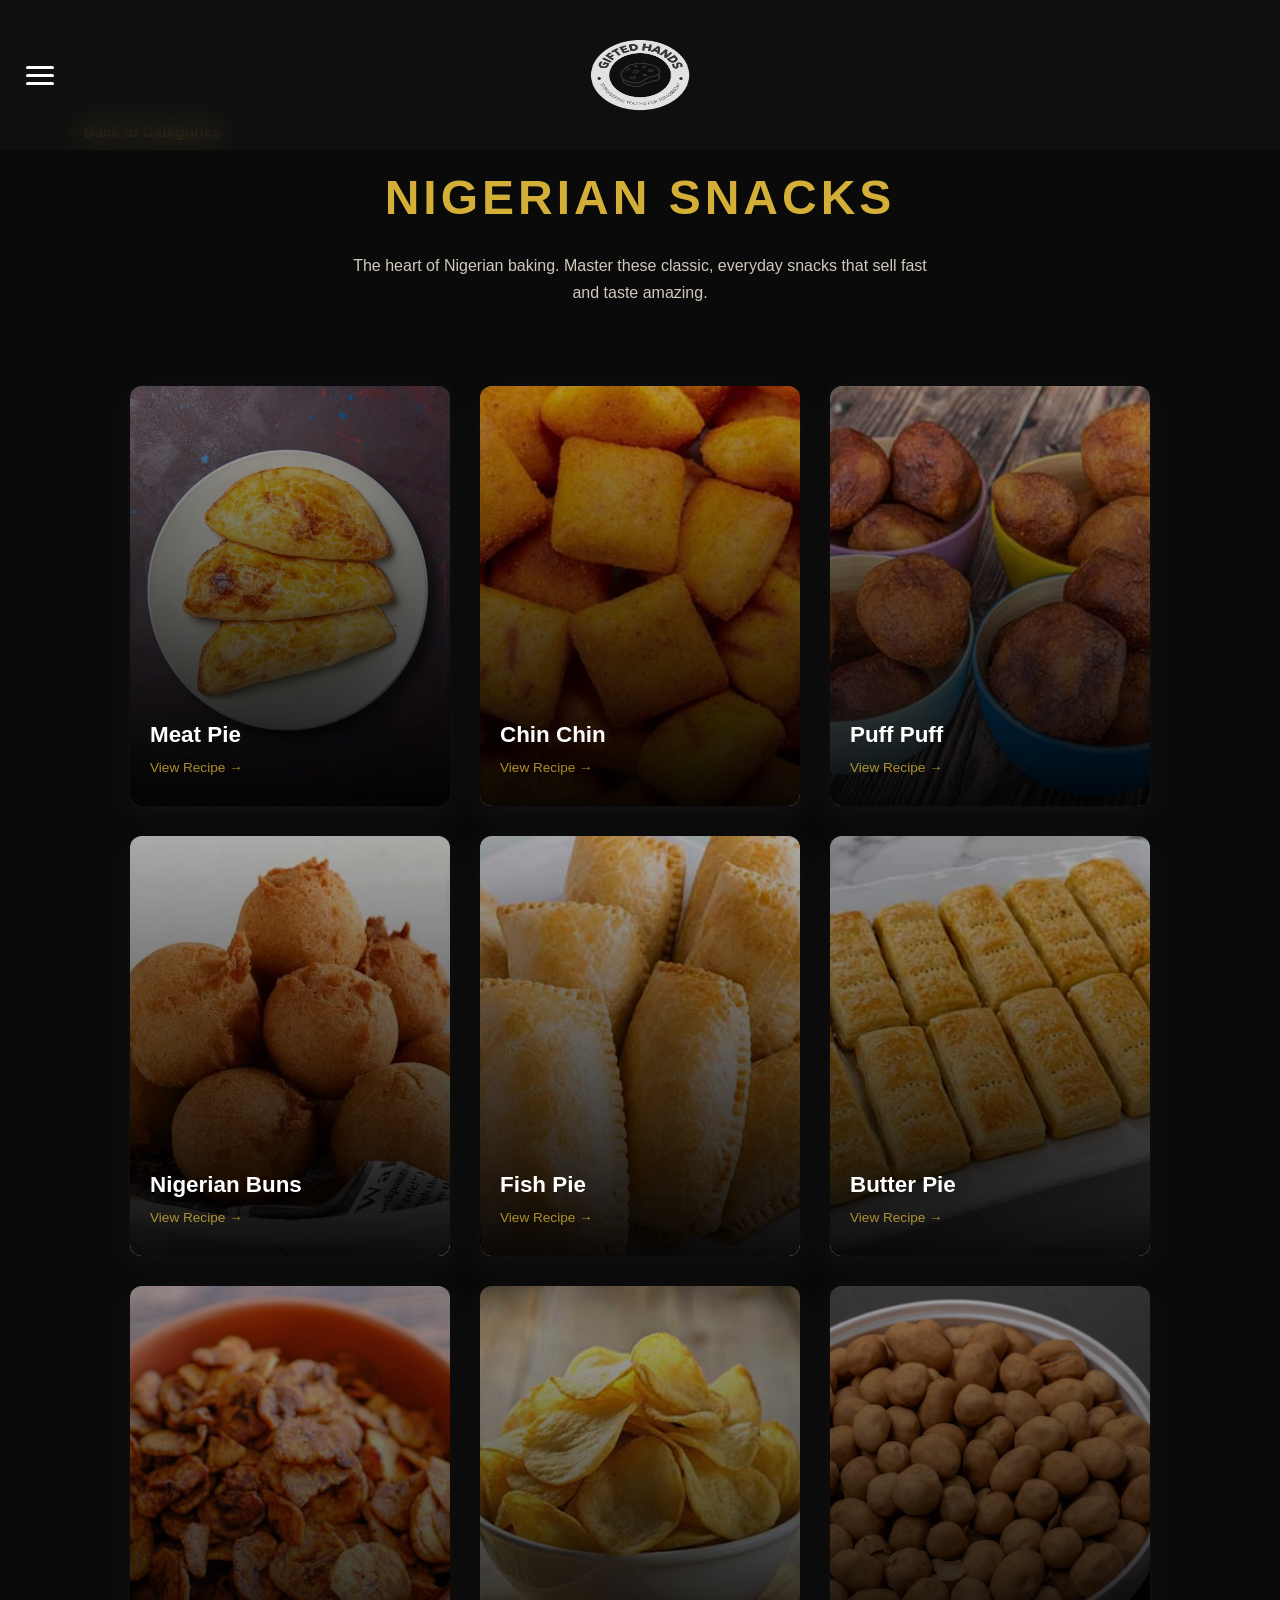
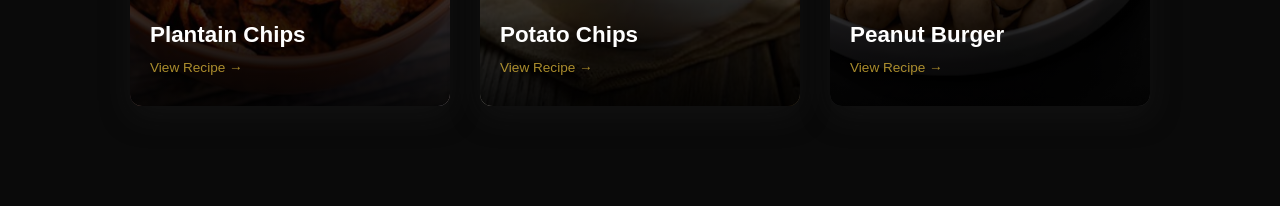
<file: recipes-nigerian.html>
<!DOCTYPE html>
<html lang="en">
<head>
    <meta charset="UTF-8">
    <meta name="viewport" content="width=device-width, initial-scale=1.0">
    <title>Nigerian Snacks - Gifted Hands Naija Bakery Hub</title>
    <link rel="stylesheet" href="styling.css">
    <link rel="icon" href="/Images/LOGO/logo.png.png" type="image/png">
</head>
<body>

    <!-- 1. HEADER (Same as all your other pages) -->
    <header class="glass-header">
        <button class="menu-toggle" id="menuToggle" aria-label="Toggle navigation">
            <span></span><span></span><span></span>
        </button>
        <img src="/Images/LOGO/logo.png.png" alt="Gifted Hands Logo" class="header-logo">
        <nav class="nav-dropdown" id="navDropdown">
            <a href="bakery.html">Home</a>
            <a href="Recipies.html" class="active-link">Recipies</a>
            <a href="video-guides.html">Video Guides</a>
            <a href="about.html">About Us</a>
            <a href="special-hub.html">Special Hub</a>
            <a href="login.html">Log In</a>
        </nav>
    </header>

    <main>
        <!-- 2. PAGE INTRO & BACK BUTTON -->
        <section class="category-intro">
            <a href="recipes.html" class="back-btn">&larr; Back to Categories</a>
            <h1 class="category-title">NIGERIAN SNACKS</h1>
            <p class="category-desc">
                The heart of Nigerian baking. Master these classic, everyday snacks that sell fast and taste amazing.
            </p>
        </section>

        <!-- 3. RECIPE CARDS GRID -->
        <section class="recipe-cards-grid">
            
            <!-- Card 1: Meat Pie -->
            <div class="recipe-card" data-target="modal-meatpie">
                <div class="card-image" style="background-image: url('/Images/meaTpie.jpg');"></div>
                <div class="card-overlay"></div>
                <div class="card-caption">Meat Pie <span class="click-hint">View Recipe &rarr;</span></div>
            </div>

            <!-- Card 2: Chin Chin -->
            <div class="recipe-card" data-target="modal-chinchin">
                <div class="card-image" style="background-image: url(/Images/chinchin.webp);"></div>
                <div class="card-overlay"></div>
                <div class="card-caption">Chin Chin <span class="click-hint">View Recipe &rarr;</span></div>
            </div>

            <!-- Card 3: Puff Puff -->
            <div class="recipe-card" data-target="modal-puffpuff">
                <div class="card-image" style="background-image: url('/Images/puffpuff.jpg');"></div>
                <div class="card-overlay"></div>
                <div class="card-caption">Puff Puff <span class="click-hint">View Recipe &rarr;</span></div>
            </div>

                        <!-- Card 4: Buns -->
            <div class="recipe-card" data-target="modal-buns">
                <div class="card-image" style="background-image: url(/Images/buns.jpeg);"></div>
                <div class="card-overlay"></div>
                <div class="card-caption">Nigerian Buns <span class="click-hint">View Recipe &rarr;</span></div>
            </div>

            <!-- Card 5: Fish Pie -->
            <div class="recipe-card" data-target="modal-fishpie">
                <div class="card-image" style="background-image: url(/Images/fishpie.png);"></div>
                <div class="card-overlay"></div>
                <div class="card-caption">Fish Pie <span class="click-hint">View Recipe &rarr;</span></div>
            </div>

            <!-- Card 6: Butter Pie -->
            <div class="recipe-card" data-target="modal-butterpie">
                <div class="card-image" style="background-image: url(/Images/butterpie.png);"></div>
                <div class="card-overlay"></div>
                <div class="card-caption">Butter Pie <span class="click-hint">View Recipe &rarr;</span></div>
            </div>

            <!-- Card 7: Plantain Chips -->
            <div class="recipe-card" data-target="modal-plantainchips">
                <div class="card-image" style="background-image: url('/Images/plantainchips.jpg');"></div>
                <div class="card-overlay"></div>
                <div class="card-caption">Plantain Chips <span class="click-hint">View Recipe &rarr;</span></div>
            </div>

            <!-- Card 8: Potato Chips -->
            <div class="recipe-card" data-target="modal-potatochips">
                <div class="card-image" style="background-image: url(/Images/potatochips.webp);"></div>
                <div class="card-overlay"></div>
                <div class="card-caption">Potato Chips <span class="click-hint">View Recipe &rarr;</span></div>
            </div>

            <!-- Card 9: Peanut (Groundnut) -->
            <div class="recipe-card" data-target="modal-peanut">
                <div class="card-image" style="background-image: url(/Images/peanut.webp);"></div>
                <div class="card-overlay"></div>
                <div class="card-caption">Peanut Burger<span class="click-hint">View Recipe &rarr;</span></div>
            </div>

            <!-- Add more cards here later (Buns, Plantain Chips, etc.) -->

        </section>

        <!-- 4. MODALS (Hidden by default) -->
        
        <!-- Modal 1: Meat Pie -->
        <div class="modal-overlay" id="modal-meatpie">
            <div class="modal-content">
                <button class="close-modal">&times;</button>
                <h2 class="modal-title">Classic Nigerian Meat Pie</h2>
                <div class="modal-meta"><span>⏱️ 45 Mins</span><span>🍽️ 12 Pies</span><span>⭐⭐ Medium</span></div>
                <div class="modal-body">
                    <p><b>Meatpie is a popular, savory Nigerian snack, enjoyed with rich filling of meat and vegetables. Every delightful bite is packed with flavory blends that leave you begging for more!</b></p>
                    <h3>Ingredients</h3>
                    <ul>
                        <li>4 cups all-purpose flour</li>
                        <li>250g butter</li>
                        <li>2 eggs</li>
                        <li>1/2 cup cold water</li>
                        <li>1 tsp salt</li>
                        <li>Seasoning cube</li>
                        <li>1/2 tsp of baking powder</li>
                        <li><b>Filling:</b> Minced meat, diced potatoes, carrots, onions, curry, thyme, salt.</li>
                    </ul>
                    <h3>Instructions</h3>
                    <ol>
                        <li>Mix flour, baking powder, salt, and butter in a bowl until it looks like breadcrumbs.</li>
                        <li>Add beaten eggs and cold water gradually to form a firm dough. Refrigerate for 30 mins.</li>
                        <li>Boil the meat, and vegetables with spices until tender. Let it cool.</li>
                        <li>Roll out the dough, cut into circles, and place in pie tins.</li>
                        <li>Add the filling, cover with another dough circle, and seal the edges with a fork.</li>
                        <li>Arrange neatly on a baking tray.</li>
                        <li>Brush with egg wash and bake at 350°F (175°C) for 30-35 mins until golden.</li>
                        <li>Best served piping hot!</li>
                    </ol>
                </div>
            </div>
        </div>

        <!-- Modal 2: Chin Chin -->
        <div class="modal-overlay" id="modal-chinchin">
            <div class="modal-content">
                <button class="close-modal">&times;</button>
                <h2 class="modal-title">Crunchy Chin Chin</h2>
                <div class="modal-meta"><span>️⏱️40 Mins</span><span>🍽️ Large Batch</span><span>⭐ Easy</span></div>
                <div class="modal-body">
                    <p><b>Get ready for the ultimate crunch! This iconic Nigerian snack is golden-fried perfection, packed with a rich, milky flavor and a warm hint of nutmeg. It is the perfect bite-sized party treat that is impossible to put down once you start snapping.</b></p>
                    <h3>Ingredients</h3>
                    <ul>
                        <li>4 cups flour</li>
                        <li>1/2 cup sugar</li>
                        <li>100g  butter</li>
                        <li>2 eggs</li>
                        <li>1/2 cup milk</li>
                        <li>1 tsp baking powder</li>
                        <li>1 tsp nutmeg</li>
                    </ul>
                    <h3>Instructions</h3>
                    <ol>
                        <li>Combine flour, sugar, baking powder and nutmeg together.</li>
                        <li>Add butter and mix.</li>
                        <li>Add eggs and milk and knead to form a dough</li>
                        <li>Roll out the dough and cut into small cubes or strips.</li>
                        <li>Deep fry in hot oil on medium heat until golden brown and crunchy.</li>
                        <li>Drain on paper towels and let it cool completely.</li>
                    </ol>
                </div>
            </div>
        </div>

        <!-- Modal 3: Puff Puff -->
        <div class="modal-overlay" id="modal-puffpuff">
            <div class="modal-content">
                <button class="close-modal">&times;</button>
                <h2 class="modal-title">Soft Puff Puff</h2>
                <div class="modal-meta"><span>⏱️ 1.5 Hours (with rising)</span><span>🍽️ 20+ Balls</span><span>⭐⭐ Medium</span></div>
                <div class="modal-body">
                    <p><b>Meet Nigeria’s favorite comfort food. These golden, yeast-risen dough balls are delightfully crisp on the outside and cloud-soft on the inside. Every pillowy bite delivers a gentle, airy sweetness that instantly satisfies your cravings and keeps you hooked.</b></p>
                    <h3>Ingredients</h3>
                    <ul>
                        <li>4 cups flour</li>
                        <li>Granulated sugar - 1/2 cup, 100g. Use ⅓ cup for less sweet, ¾ cup for party sweet</li>
                        <li>1/2 cup sugar</li>
                        <li>1 tbsp active dry yeast</li>
                        <li>1 tsp nutmeg</li>
                        <li>1/2 tsp salt</li>
                        <li>2 cups warm water</li>
                        <li>Vegetable oil - for deep frying, about 750ml to 1 litre</li>
                    </ul>
                    <h3>Instructions</h3>
                    <ol>
                        <li>In a big bowl, add flour, sugar, yeast, salt and nutmeg. Whisk to combine.</li>
                        <li> Pour in warm water gradually, about 1½ cups first. Mix with a wooden spoon or your hand until smooth. Batter should be thick, like pancake batter but a little heavier. It should drop slowly from a spoon, not runny. Add the extra ¼ cup water only if needed.</li>
                        <li>Cover and let it rise in a warm place for 1 hour until doubled in size.</li>
                        <li>Heat oil on medium to about 170°C / 340°F. Test with a small drop of batter, it should rise slowly and sizzle. If it browns too fast, lower heat. Too low and puff-puff soaks oil.</li>
                        <li>Fry until golden brown on all sides. Drain and serve warm!</li>
                    </ol>
                </div>
            </div>
        </div>

                <!-- Modal 4: Buns -->
        <div class="modal-overlay" id="modal-buns">
            <div class="modal-content">
                <button class="close-modal">&times;</button>
                <h2 class="modal-title">Nigerian Buns</h2>
                <div class="modal-meta"><span>️⏱️ 30 Mins</span><span>🍽️ 15 Buns</span><span>⭐⭐ Medium</span></div>
                <div class="modal-body">
                    <p><b>Buns is a local favorite! With an irresistable aroma that melts everyone's heart. One bite leaves you begging for more! It is nice and filling, especially when paired with one of your favorite drinks. Buns is a nationwide </b></p>
                    <h3>Ingredients</h3>
                    <ul><li>4 cups flour</li>
                        <li>1/2 cup sugar</li>
                        <li>1 tsp baking powder</li>
                        <li>1/2 tsp nutmeg</li>
                        <li>A pinch of salt</li>
                        <li>1 egg</li>
                        <li>1/4 cup melted butter</li>
                        <li>Milk or water to mix</li>
                    </ul>
                    <h3>Instructions</h3>
                    <ol><li>In a large bowl, sift flour, baking powder, salt and nutmeg. Add sugar and mix.</li>
                        <li>In another bowl, whisk eggs, melted butter, milk and vanilla.</li>
                        <li>Pour wet into dry. Stir with a wooden spoon or hand until you get a sticky, heavy dough. It should be thicker than puff-puff batter, soft but not runny. If too soft, add 1-2 tbsp flour. If too stiff, add 1 tbsp milk.</li>
                        <li>Let the dough rest 5 mins. This helps the baking powder activate.</li>
                        <li>Heat oil on medium to 170°C / 340°F. Test with a tiny drop of dough, it should rise slowly and sizzle gently. Too hot and buns burn outside and stay raw inside.</li>
                        <li>Scoop dough with your hand or a small ice cream scoop. Wet your hand with water to stop sticking. Drop into oil, don’t overcrowd. Fry 3-4 mins, turning often, till deep golden brown.</li>
                        <li> Remove with slotted spoon onto paper towels. Let cool a little before eating.</li></ol>
                </div>
            </div>
        </div>

        <!-- Modal 5: Fish Pie -->
        <div class="modal-overlay" id="modal-fishpie">
            <div class="modal-content">
                <button class="close-modal">&times;</button>
                <h2 class="modal-title">Savory Fish Pie</h2>
                <div class="modal-meta"><span>⏱️ 50 Mins</span><span>🍽️ 10 Pies</span><span>⭐⭐ Medium</span></div>
                <div class="modal-body">
                    <p><b>Dive into a wave of savory perfection with our golden, flaky Fish Pie. This classic pastry is generously packed with a seasoned, moist fish filling and a rich blend of veggies. It is the ultimate comforting treat for seafood lovers looking for a delicious, savory escape.Butter Pie</b></p>
                    <h3>Ingredients</h3>
                    <ul><li>4 cups flour</li
                        ><li>250g butter</li>
                        <li>1/2 cup cold water</li>
                        <li>Fish or pepper sauce</li>
                        <li>2 bell peppers</li>
                        <li>1 tsp salt</li>
                        <li><b>Filling:</b> Boneless fish (shredded tin mackerel or sardines), boiled eggs, onions, curry, thyme, scotch bonnet pepper.</li></ul>
                    <h3>Instructions</h3>
                    <ol><li>Mix flour, baking powder, salt, and butter in a bowl until it looks like breadcrumbs.</li>
                        <li>Add beaten eggs and cold water gradually to form a firm dough. Refrigerate for 30 mins.</li>
                        <li>Mix the shredded fish with diced eggs, peppers, onions, sauce and spices.</li>
                        <li>Roll out dough, fill with the fish mixture, and seal tightly.</li>
                        <li>Brush with egg wash and bake at 350°F (175°C) for 30 mins until golden.</li></ol>
                </div>
            </div>
        </div>

        <!-- Modal 6: Butter Pie -->
        <div class="modal-overlay" id="modal-butterpie">
            <div class="modal-content">
                <button class="close-modal">&times;</button>
                <h2 class="modal-title">Flaky Butter Pie</h2>
                <div class="modal-meta"><span>⏱️ 25 Mins</span><span>🍽️ 12 Pies</span><span>⭐⭐ Medium</span></div>
                <div class="modal-body">
                    <p><b>Dive into a wave of savory perfection with our golden, flaky Fish Pie. This classic pastry is generously packed with a seasoned, moist fish filling and a rich blend of veggies. It is the ultimate comforting treat for seafood lovers looking for a delicious, savory escape.Butter Pie</b></p>
                    <h3>Ingredients</h3>
                    <ul><li>3 cups all purpose flour</li>
                        <li>250g cold baking butter</li>
                        <li>1/2 cup cold water</li>
                        <li>1/2 cup sugar</li>
                        <li>1 egg - for brushing</li>
                        <li>vanilla flavor(optional)</li>
                        <li>1 tsp salt</li>
                       </ul>
                    <h3>Instructions</h3>
                    <ol><li>Sift flour into a bowl. Add baking powder, salt and sugar and mix. </li>
                        <li>Add the cold butter and rub it into the flour with your fingertips until the mixture looks coarse like breadcrumbs.</li>
                        <li>Gradually add cold water, mixing to form a stiff dough. It should not be soft like bread dough, it should hold shape. </li>
                        <li>Cover and allow to rest 15 mins. This relaxes the dough.</li>
                        <li>Roll and shape into desired sizes.</li>
                        <li>Arrange neatly on a baking tray.</li>
                        <li>Beat the egg, brush the tops of the logs.</li>
                        <li>Bake at 350°F (175°C) for 30-35 mins until lightly golden brown.</li></ol>
                </div>
            </div>
        </div>

        <!-- Modal 7: Plantain Chips -->
        <div class="modal-overlay" id="modal-plantainchips">
            <div class="modal-content">
                <button class="close-modal">&times;</button>
                <h2 class="modal-title">Crunchy Plantain Chips</h2>
                <div class="modal-meta"><span>⏱️ 25 Mins</span><span>🍽️ Large Batch</span><span>⭐ Easy</span></div>
                <div class="modal-body">
                    <p><b>Savour the irresistible crunch of this legendary Nigerian street favorite! Made from perfectly sliced plantains and fried to a flawless golden crisp, it is the ultimate sweet-and-savory snack.</b></p>
                    <h3>Ingredients</h3>
                    <ul><li>4 unripe (green) plantains</li>
                        <li>Vegetable oil for frying</li>
                        <li>Salt to taste</li>
                        <li>Optional: Pepper or garlic powder</li></ul>
                    <h3>Instructions</h3>
                    <ol><li>Peel the green plantains and slice them very thinly (use a mandoline if you have one).</li>
                        <li>Soak plantain slices in cold water and salt for 10 minutes. This helps give the plaintain a unique crispy texture when frying.</li>
                        <li>Seive out the water from the plantain and sprinkle some salt, peper and garlic powder over it</li>
                        <li>Heat oil in a pan over medium heat.</li>
                        <li>Fry the slices in batches until they turn golden and crispy.</li>
                        <li>Remove, drain on paper towels, and sprinkle with salt while hot.</li></ol>
                </div>
            </div>
        </div>

        <!-- Modal 8: Potato Chips -->
        <div class="modal-overlay" id="modal-potatochips">
            <div class="modal-content">
                <button class="close-modal">&times;</button>
                <h2 class="modal-title">Homemade Potato Chips</h2>
                <div class="modal-meta"><span>⏱️ 20 Mins</span><span>🍽️ Large Batch</span><span>⭐ Easy</span></div>
                <div class="modal-body">
                    <p><b>Potato chips are not just crispy, each crunch is a savory journey into a wild blend of hot salty spice that leaves your tongue with that irresistable and unforgettable. It is one of Nigerian's favorite quick snack.</b></p>
                    <h3>Ingredients</h3>
                    <ul><li>4 large potatoes</li
                        ><li>Vegetable oil for frying</li>
                        <li>Salt and pepper to taste</li>
                        <li>Optional: white pepper or chicken seasoning for flavor</li>
                    </ul>
                    <h3>Instructions</h3>
                    <ol><li>Peel potatoes and slice them into very thin rounds.</li>
                        <li>Soak in a bowl cold water for 30 mins to remove starch.</li>
                        <li>Drain and rinse under cold water, then spread on a kitchen towel and pat to dry completely</li>
                        <li>Stir fry in hot oil(170C/340F) until golden brown and crispy.</li>
                        <li>Drain and season immediately with pepper or chicken seasoning.</li></ol>
                </div>
            </div>
        </div>

        <!-- Modal 9: Peanut -->
        <div class="modal-overlay" id="modal-peanut">
            <div class="modal-content">
                <p><b>Crunch into pure satisfaction with our premium, perfectly roasted Peanuts. A staple in Nigerian snacking culture, these golden gems are expertly salted to deliver a rich, smoky, and timeless energy boost.</b></p>
                <button class="close-modal">&times;</button>
                <h2 class="modal-title">Crunchy Peanut Burger</h2>
                <div class="modal-meta"><span>️ ⏱️15-20 Mins</span><span>🍽️ 6-8 servings</span><span>⭐⭐ Medium</span></div>
                <div class="modal-body">
                    <h3>Ingredients</h3>
                    <ul><li>2 cups raw groundnuts(300g) - unblanched</li>
                        <li>2 cups all purpose flor (sifted)</li>
                        <li>3 tbsp granulated sugar</li>
                        <li>2 tsp powdered milk (optional)</li>
                        <li>1/2 tsp salt</li>
                        <li>2 large eggs</li>
                        <li>1/2 tsp baking powder (optional) - for extra crunch</li>
                        <li>1/2 tsp nutmeg (optional) - for flavor</li>
                        <li>3 tbsp water</li>
                        <li>1 tsp cayenne pepper (optional)</li>
                        <li>1 tbsp vegetable oil</li></ul>
                    <h3>Instructions</h3>
                    <ol>
                        <li>Pick out any bad nuts or stone</li>
                        <li>In a bowl sift flour, powdered milk, baking powder, nutmeg and half the salt. Mix well and set aside.</li>
                        <li>In a seperate bowl, add sugar, remaining salt and 2 tbsp of water. Whisk until sugar dissolves completely.</li>
                        <li>Coat peanuts: put peanuts in a bowl. Add 1 tbsp of egg mix, toss/shake until all nuts are lightly wet.
                            Sprinkle 3tbsp flour mix over them. shake the bowl in circular motion so peanuts get coated.
                            If it gets too wet, add more flour. Too dry, sprinkle.
                            Repeat: a little egg mix, then flour mix. Keeping going until peanuts are well coated and round. 4-6 rounds,
                        </li>
                        <li>Rest: Leave coated peanuts to air-dry 10 mins. This helps coatting set so it doesnt fall off in oil.</li>
                        <li>Deep fry in hot oil. Fry in small batches until golden brown.</li>
                        <li>Drain and cool, let the cool completely!</li></ol>
                </div>
            </div>
        </div>
    </main>

    <!-- Link to the NEW JavaScript file for this page -->
    <script src="Recipies.js"></script>
</body>
</html>
</file>
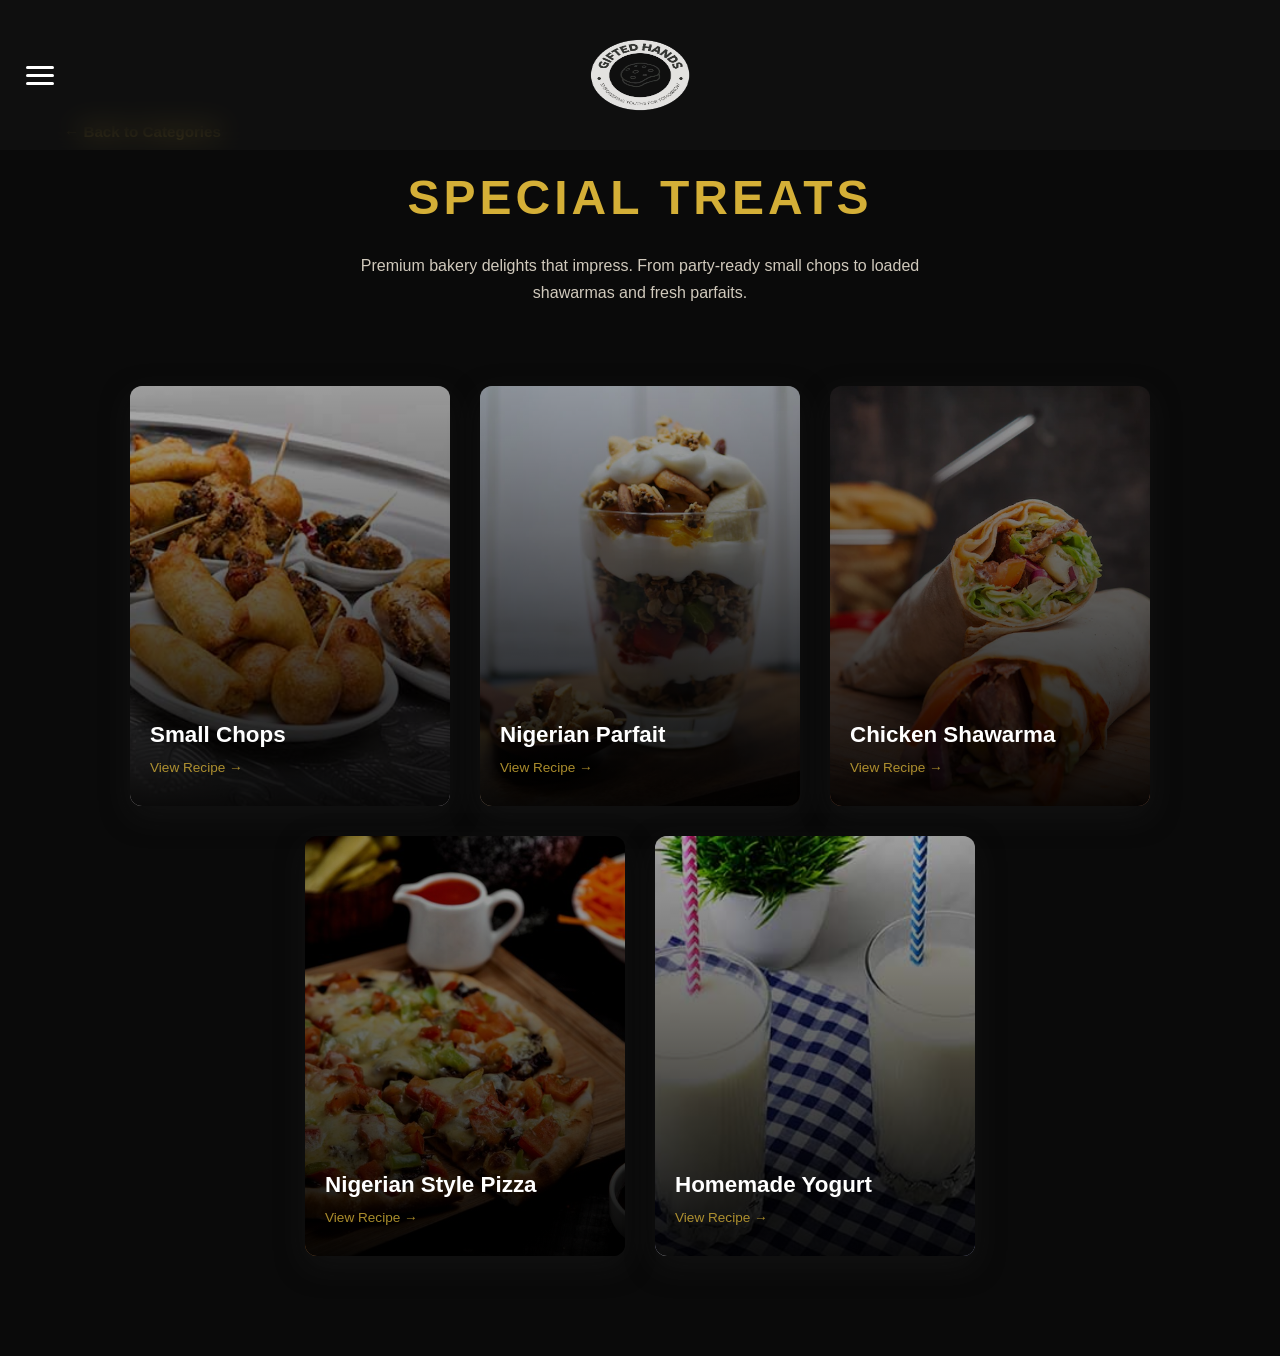
<file: recipes-special.html>
<!DOCTYPE html>
<html lang="en">
<head>
    <meta charset="UTF-8">
    <meta name="viewport" content="width=device-width, initial-scale=1.0">
    <title>Special Treats - Gifted Hands Naija Bakery Hub</title>
    <link rel="stylesheet" href="styling.css">
    <link rel="icon" href="/Images/LOGO/logo.png.png" type="image/png">
</head>
<body>

    <!-- 1. HEADER (Same as all your pages) -->
    <header class="glass-header">
        <button class="menu-toggle" id="menuToggle" aria-label="Toggle navigation">
            <span></span><span></span><span></span>
        </button>
        <img src="/Images/LOGO/logo.png.png" alt="Gifted Hands Logo" class="header-logo">
        <nav class="nav-dropdown" id="navDropdown">
            <a href="bakery.html">Home</a>
            <a href="Recipies.html" class="active-link">Recipies</a>
            <a href="video-guides.html">Video Guides</a>
            <a href="about.html">About Us</a>
            <a href="special-hub.html">Special Hub</a>
            <a href="login.html">Log In</a>
        </nav>
    </header>

    <main>
        <!-- 2. PAGE INTRO & BACK BUTTON -->
        <section class="category-intro">
            <a href="recipes.html" class="back-btn">&larr; Back to Categories</a>
            <h1 class="category-title">SPECIAL TREATS</h1>
            <p class="category-desc">
                Premium bakery delights that impress. From party-ready small chops to loaded shawarmas and fresh parfaits.
            </p>
        </section>

        <!-- 3. RECIPE CARDS GRID (5 Cards) -->
        <section class="recipe-cards-grid">
            
            <!-- Card 1: Small Chops -->
            <div class="recipe-card" data-target="modal-smallchops">
                <div class="card-image" style="background-image: url(/Images/smallchops.png);"></div>
                <div class="card-overlay"></div>
                <div class="card-caption">Small Chops <span class="click-hint">View Recipe &rarr;</span></div>
            </div>

            <!-- Card 2: Parfait -->
            <div class="recipe-card" data-target="modal-parfait">
                <div class="card-image" style="background-image: url(/Images/parfait.webp);"></div>
                <div class="card-overlay"></div>
                <div class="card-caption">Nigerian Parfait <span class="click-hint">View Recipe &rarr;</span></div>
            </div>

            <!-- Card 3: Shawarma -->
            <div class="recipe-card" data-target="modal-shawarma">
                <div class="card-image" style="background-image: url(/Images/chickensharwarma.webp);"></div>
                <div class="card-overlay"></div>
                <div class="card-caption">Chicken Shawarma <span class="click-hint">View Recipe &rarr;</span></div>
            </div>

            <!-- Card 4: Pizza -->
            <div class="recipe-card" data-target="modal-pizza">
                <div class="card-image" style="background-image: url('/Images/pizza.jpg');"></div>
                <div class="card-overlay"></div>
                <div class="card-caption">Nigerian Style Pizza <span class="click-hint">View Recipe &rarr;</span></div>
            </div>

            <!-- Card 5: Yogurt -->
            <div class="recipe-card" data-target="modal-yogurt">
                <div class="card-image" style="background-image: url(/Images/yoghurt.png);"></div>
                <div class="card-overlay"></div>
                <div class="card-caption">Homemade Yogurt <span class="click-hint">View Recipe &rarr;</span></div>
            </div>

        </section>

        <!-- 4. MODALS -->
        
        <!-- Modal 1: Small Chops -->
        <div class="modal-overlay" id="modal-smallchops">
            <div class="modal-content">
                <button class="close-modal">&times;</button>
                <h2 class="modal-title">Party Small Chops</h2>
                <div class="modal-meta">
                    <span>⏱️ 1.5 Hours</span>
                    <span>🍽️ Serves 8-10</span>
                    <span>⭐⭐ Medium</span>
                </div>
                <div class="modal-body">
                    <p><b>Get ready to party with this iconic Nigerian finger food platter! Packed with a fiery, delicious variety of puff-puff, samosas, spring rolls, and peppered meats, it is the ultimate bite-sized celebration of flavor.</b></p>
                    <h3>Ingredients</h3>
                    <ul><li>2 cups flour</li>
                        <li>1/2 cup butter</li>
                        <li>1/4 cup sugar</li>
                        <li>2 eggs</li>
                        <li>1 tsp baking powder</li>
                        <li><b>Filling:</b> Diced carrots, cabbage, green peas, boiled eggs, curry, thyme, scotch bonnet.</li></ul>
                    <h3>Instructions</h3>
                    <ol><li>Make a shortcrust pastry with flour, butter, sugar, egg, and baking powder. Chill for 20 mins.</li><li>Sauté vegetables and diced eggs with spices until tender. Let it cool.</li><li>Roll out dough, cut into circles, place in tart tins, and fill with vegetable mixture.</li><li>Bake at 350°F (175°C) for 20-25 mins until golden and crisp.</li></ol>
                </div>
            </div>
        </div>

        <!-- Modal 2: Parfait -->
        <div class="modal-overlay" id="modal-parfait">
            <div class="modal-content">
                <button class="close-modal">&times;</button>
                <h2 class="modal-title">Layered Nigerian Parfait</h2>
                <div class="modal-meta">
                    <span>⏱️ 15 Mins</span>
                    <span>⏱️ Chill Time: 1 hour</span>
                    <span>🍽️ Serves 4 large cups</span>
                    <span>⭐ Easy</span>
                </div>
                <div class="modal-body">
                    <p><b>Cool down with a vibrant, refreshing twist on a classic dessert. Layers of creamy yoghurt, crunchy granola, and fresh tropical fruits come together to create a sweet, energizing treat perfect for any time of day.</b></p>
                    <h3>Ingredients</h3>
                    <ul><li>3 cups(720ml) plain or Greek yogurt</li>
                        <li>3 tbsp powdered milk(optional)</li>
                        <li>1/2 cup granola or crushed biscuits</li>
                        <li>1/4 cup mixed fruits (berries, banana, grapes, groundnuts/cashews)</li>
                        <li>1 tbsp honey/condensed milk</li>
                        <li>1 tbsp vanilla extract</li>
                        <li>1 tbsp chia seeds (optional)</li></ul>
                    <h3>Instructions</h3>
                    <ol><li>In a bowl, whisk yoghurt until smooth. Stir in powdered milk, honey/condensed milk, and vanilla. Chill 30mins to thicken.</li>
                        <li>Wash and dice all fruits into small-bite size cues. Pat dry with paper towel to avoid wetness.</li>
                        <li>In clear cups or jars, build layers: Spoon 2-3 tbsp yoghurtat bottom. A layer of mixed fruit. A layer of granola and nuts. Repeat 2-3 times.</li>
                        <li>Drizzle with honey and top with chia seeds. Chill for at least and 1 hour.</li></ol>
                </div>
            </div>
        </div>

        <!-- Modal 3: Shawarma -->
        <div class="modal-overlay" id="modal-shawarma">
            <div class="modal-content">
                <button class="close-modal">&times;</button>
                <h2 class="modal-title">Loaded Nigerian Shawarma</h2>
                <div class="modal-meta">
                    <span>⏱️ 45 Mins</span>
                    <span>🍽️ Serves 4</span>
                    <span>⭐⭐ Medium</span>
                </div>
                <div class="modal-body">
                    <p><b>Indulge in Nigeria’s favorite street-side wrap, bursting with bold, smoky flavor. Grilled, spiced chicken is tightly wrapped in soft flatbread with fresh veggies and our signature creamy, sweet-and-spicy cream sauce.</b></p>
                    <h3>Ingredients</h3>
                    <ul><li>Boneless chicken tighs or breast(600g) - thinly sliced</li>
                        <li>Onion 1/2 small, grated</li>
                        <li>Garlic and Ginger 3 cloves minced & 1tsp, grated</li>
                        <li>Curry powder/shawarma spice 1tsp</li>
                        <li>Dried thyme & Black pepper 1/2tsp</li>
                        <li>Chicken seasoning cube 1 - crushed</li>
                        <li>Salt 1tsp</li>
                        <li>Vegetable oil & Lemon juice 2tbsp, 1 tbsp</li>
                        <li>1/2 cup cheese slices (shredded)</li>
                        <li>1/4 cup spicy mayo (mix mayo + ketchup + pepper)</li><li>Sliced onions & tomatoes</li>
                        <li><b>For Shawarma sauce:</b>(sugar 1/2tsp, Chilli powder/ Hot sauce - to taste, Evaporated milk 1tbsp, mayonnaise 1/2cup)</li>
                        <li><b>For Assembly:</b> Shawarma bread/large flour tortillas(6), Cabbage 2cups - finely shredded, Carrot 1 medium,julienned, Tomato 1 deseeded and sliced, Onion 1/2 medium, thinly sliced, Cucumber 1/2 cut into strips(optional)</li>
                        </ul>
                    <h3>Instructions</h3>
                    <ol><li>Mix chicken with onions, garlic, ginger, all spices, seasoning cube, salt, oil and lemon juice. Cover and marinate 1 hour minimum, overnight is best.</li>
                        <li>Sear chicken miz in a hot pan 6-8 mins until browned with charred edges. Chop into bite pieces.</li>
                        <li>Whisk mayonnaise, ketchup,evaporated milk, sugar and chilli pe[er. It should be creamy, sweet-tangy.</li>
                        <li>Toss cabbage,carrot,tomato, onions and cucumber together.</li>
                        <li>Heat shawarma bread 20 seconds per side on a dry pan so it rolls without cracking.</li>
                        <li><b>Assemble:</b> Spread sauce on bread, add veggies, add chicken, drizzle more sauce. The fold the bottom up, roll tightly, wrap in foil.</li>
                        <li>Toast seam-side down on a hot dry pan or sandwich maker for 2-3 mins per side to seal and crisp.</li>
                        <li>Best served warm with your favorite drink!</li>
                    </ol>
                </div>
            </div>
        </div>

        <!-- Modal 4: Pizza -->
        <div class="modal-overlay" id="modal-pizza">
            <div class="modal-content">
                <button class="close-modal">&times;</button>
                <h2 class="modal-title">Nigerian Style Pizza</h2>
                <div class="modal-meta">
                    <span>⏱️ 1.5 Hours</span>
                    <span>🍽️ Serves 4-6</span>
                    <span>⭐⭐ Medium</span>
                </div>
                <div class="modal-body">
                    <h3>Ingredients</h3>
                    <ul><li><b>Dough:</b> 3 cups flour, 1 tbsp yeast, 1 cup warm water, 2 tbsp oil, 1 tsp salt, 1 tsp sugar</li><li><b>Toppings:</b> Tomato sauce, mozzarella cheese, diced peppers, onions, sausage/chicken, sweet corn</li></ul>
                    <h3>Instructions</h3>
                    <ol><li>Mix yeast, sugar, and warm water. Let it foam for 10 mins.</li><li>Add flour, oil, and salt. Knead into a smooth dough. Let it rise for 45 mins.</li><li>Roll out dough, place on a baking tray, and spread tomato sauce evenly.</li><li>Add cheese, meats, and vegetables. Bake at 400°F (200°C) for 15-20 mins until crust is golden and cheese is bubbly.</li></ol>
                </div>
            </div>
        </div>

        <!-- Modal 5: Yogurt -->
        <div class="modal-overlay" id="modal-yogurt">
            <div class="modal-content">
                <button class="close-modal">&times;</button>
                <h2 class="modal-title">Creamy Homemade Yogurt</h2>
                <div class="modal-meta">
                    <span>⏱️ 20 Mins (+ 8-12 hrs chilling)</span>
                    <span>🍽️ Makes 1.5 Liters 6-8 servings</span>
                    <span>⭐⭐⭐ Advanced</span>
                </div>
                <div class="modal-body">
                    <h3>Ingredients</h3>
                    <ul><li>Whole milk - 1.5 liters full-cream milk for creamiest result</li>
                        <li>Powdered milk 1/2 cup(60g) - optional, makes it richer and thicker</li>
                        <li>Sugar 1/2 - 1/2 cup(50-100g)</li>
                        <li>Plain yogurt 3 tbsp(45g) - with live cultures OR 1 sachet yogurt starter</li>
                        <li>2 tbsp sugar or honey (optional)</li>
                        <li>1 tsp vanilla extract (optional)</li>
                    </ul>
                    <h3>Instructions</h3>
                    <ol><li>Heat milk in a pot until it just begins to simmer (do not boil). Whisk in powdered milk until no lumps. Bring to (about 185°F/85°C) just before boiling.</li>
                        <li>Let milk cool to 43-46°C/110-115°F. This is important. Too hot milk kills starter. too cold and it wont ferment. To check without thermometer, dip a clean finger. It should feel like a warm bath water.</li>
                        <li><b>Add starter:</b> Take 1/2 cup of the warm milk, mix with the 3 tbsp of plain yoghurt until smooth. Pour that back into the pot. Add sugar and vanilla if using, then stir gently..</li>
                        <li><b>Incubate:</b> Pour into a clean bowl or flask with a tight lid. Wrap the container with a thick towel. Put it in a warm, draft-free place for 8-12 hours. Dont move or open during this time.</li>
                        <li>After 8 hours, it should look set like soft jelly and smell tangy. If its still milky give it 2-4 more hours.</li>
                        <li><b>Chill:</b> Once set, stir gently to smoothen it out. For Greek style, strain through a cheesecloth for 2 hours. Refrigerate at least 3 hours before eating.</li>
                    </ol>
                </div>
            </div>
        </div>

    </main>

    <!-- Uses the exact same JS file as the other recipe pages -->
    <script src="Recipies.js"></script>
</body>
</html>
</file>
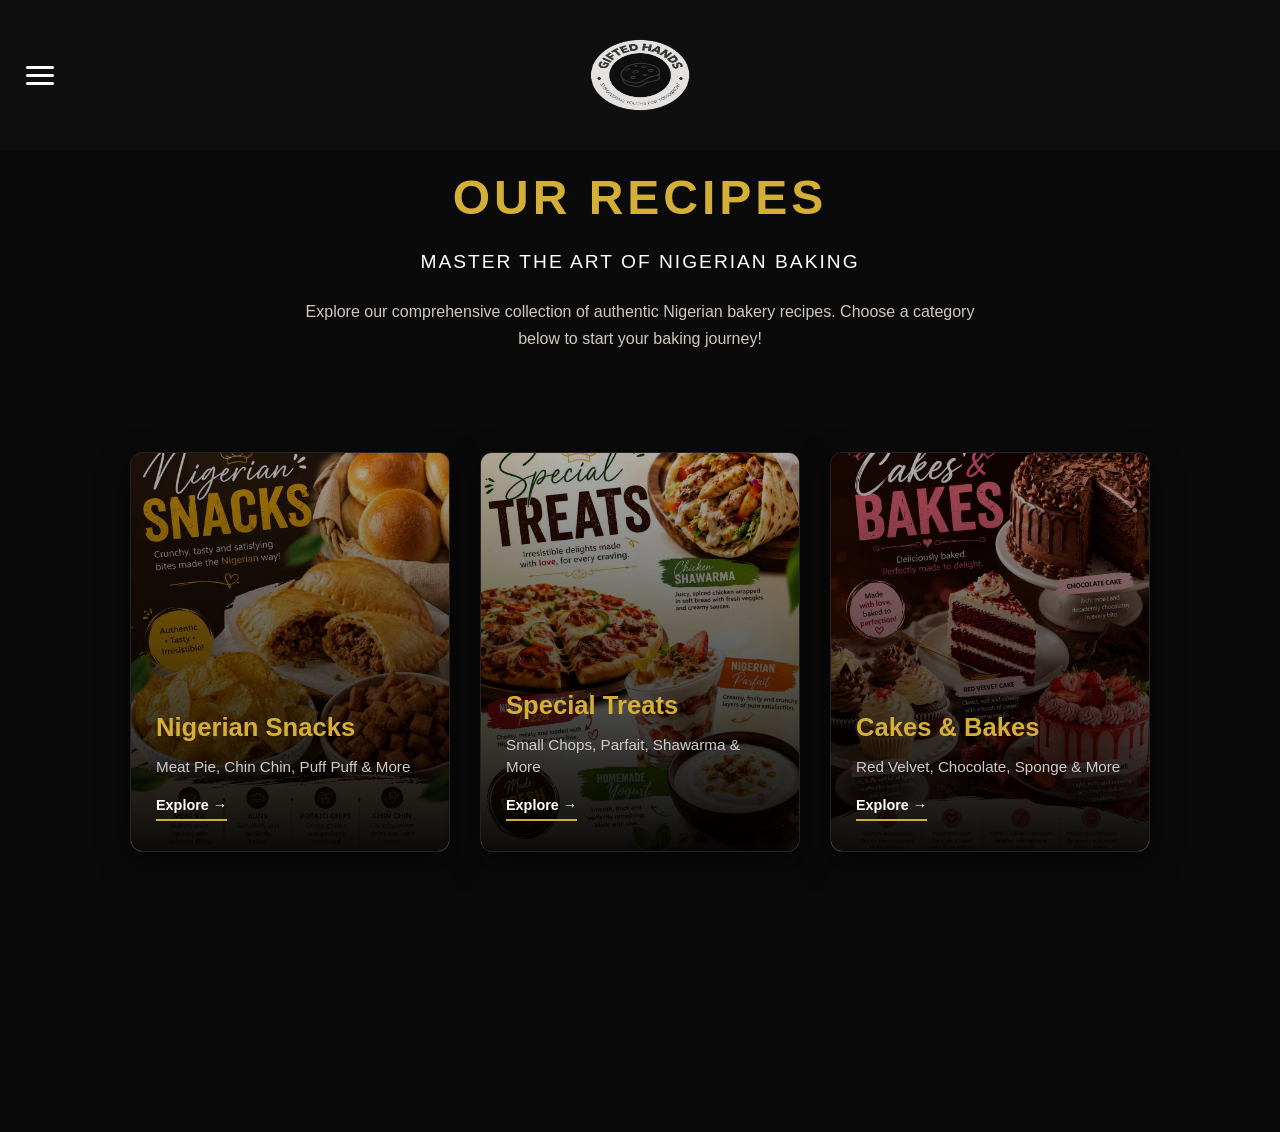
<file: Recipies.html>
<!DOCTYPE html>
<html lang="en">
<head>
    <meta charset="UTF-8">
    <meta name="viewport" content="width=device-width, initial-scale=1.0">
    <title>Recipes - Gifted Hands Naija Bakery Hub</title>
    
    <!-- Link to your main CSS file -->
    <link rel="stylesheet" href="styling.css">
    <link rel="icon" href="/Images/LOGO/logo.png.png" type="image/png">
</head>
<body>

    <!-- 1. HEADER (Same as your other pages) -->
    <header class="glass-header">
        <button class="menu-toggle" id="menuToggle" aria-label="Toggle navigation">
            <span></span><span></span><span></span>
        </button>
        <img src="/Images/LOGO/logo.png.png" alt="Gifted Hands Logo" class="header-logo">
        <nav class="nav-dropdown" id="navDropdown">
            <a href="bakery.html">Home</a>
            <a href="Recipies.html" class="active-link">Recipies</a>
            <a href="video-guides.html">Video Guides</a>
            <a href="about.html">About Us</a>
            <a href="special-hub.html">Special Hub</a>
            <a href="login.html">Log In</a>
        </nav>
    </header>

    <main>
        <!-- 2. PAGE INTRO SECTION -->
        <section class="recipes-intro">
            <h1 class="recipes-title">OUR RECIPES</h1>
            <p class="recipes-subtitle">Master the Art of Nigerian Baking</p>
            <p class="recipes-desc">
                Explore our comprehensive collection of authentic Nigerian bakery recipes. 
                Choose a category below to start your baking journey!
            </p>
        </section>

        <!-- 3. CATEGORY CARDS GRID -->
        <section class="category-grid">
            
            <!-- Category 1: Nigerian Snacks -->
            <a href="recipes-nigerian.html" class="category-card">
                <!-- Replace with your actual image later -->
                <div class="card-bg" style="background-image: url(/Images/nigeriansnacks.jpg);"></div>
                <div class="card-overlay"></div>
                <div class="card-content">
                    <h2>Nigerian Snacks</h2>
                    <p>Meat Pie, Chin Chin, Puff Puff & More</p>
                    <span class="explore-btn">Explore &rarr;</span>
                </div>
            </a>

            <!-- Category 2: Special Treats -->
            <a href="recipes-special.html" class="category-card">
                <div class="card-bg" style="background-image: url(/Images/speical\ treats\ 2.jpg);"></div>
                <div class="card-overlay"></div>
                <div class="card-content">
                    <h2>Special Treats</h2>
                    <p>Small Chops, Parfait, Shawarma & More</p>
                    <span class="explore-btn">Explore &rarr;</span>
                </div>
            </a>

            <!-- Category 3: Cakes & Bakes -->
            <a href="recipes-cakes.html" class="category-card">
                <div class="card-bg" style="background-image: url(/Images/cakes\ and\ bakes.jpg);"></div>
                <div class="card-overlay"></div>
                <div class="card-content">
                    <h2>Cakes & Bakes</h2>
                    <p>Red Velvet, Chocolate, Sponge & More</p>
                    <span class="explore-btn">Explore &rarr;</span>
                </div>
            </a>

        </section>
    </main>

    <!-- Link to your existing menu JavaScript -->
     <!-- <script>src="function.js"</script> -->
    <script src="Recipies.js"></script>
</body>
</html>
</file>
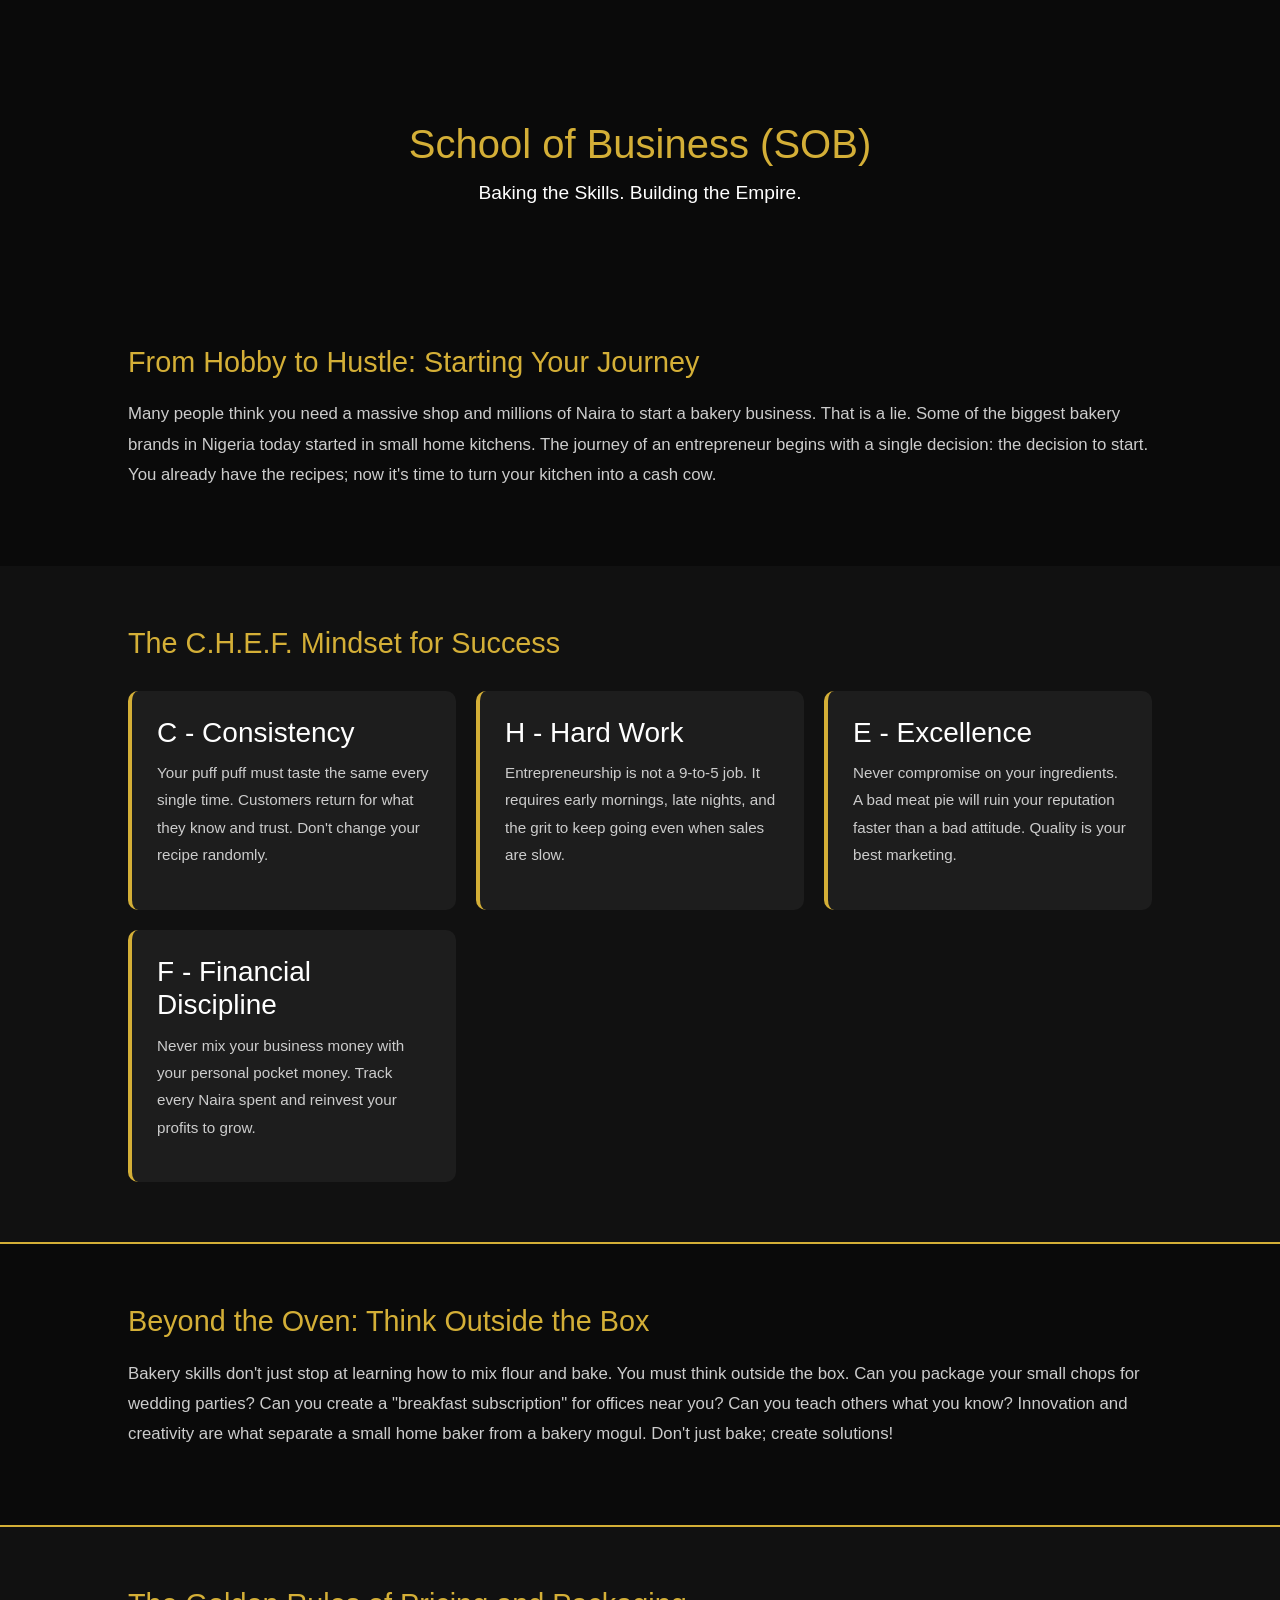
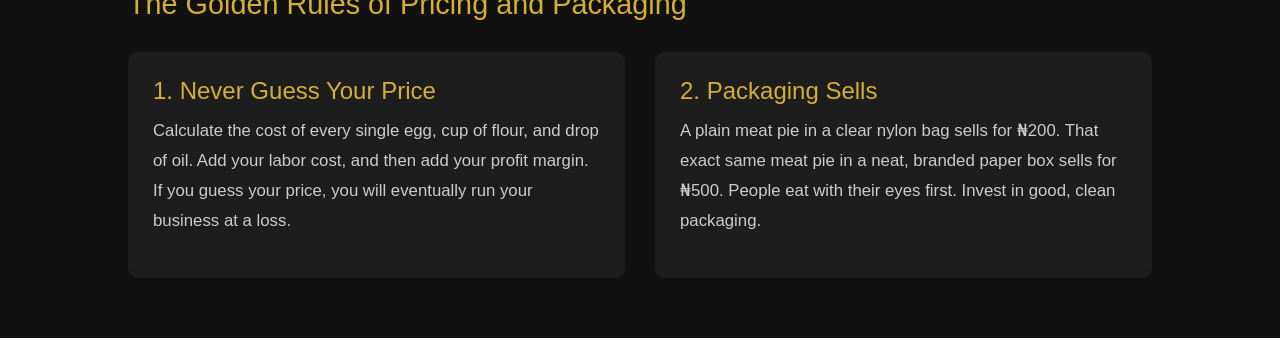
<file: sob.html>
<!DOCTYPE html>
<html lang="en">
<head>
    <meta charset="UTF-8">
    <meta name="viewport" content="width=device-width, initial-scale=1.0">
    <title>SOB - Gifted Hands Naija Bakery Hub</title>
    <link href="https://cdn.jsdelivr.net/npm/bootstrap@5.3.0/dist/css/bootstrap.min.css" rel="stylesheet">
    <link rel="stylesheet" href="styling.css">

</head>
<body>
        <main>
    <!-- HERO SECTION FOR SOB -->
    <section class="sob-hero">
        <h1>School of Business (SOB)</h1>
        <p>Baking the Skills. Building the Empire.</p>
    </section>

    <!-- SECTION 1: THE SPARK -->
    <section class="sob-section">
        <h2>From Hobby to Hustle: Starting Your Journey</h2>
        <p>Many people think you need a massive shop and millions of Naira to start a bakery business. That is a lie. Some of the biggest bakery brands in Nigeria today started in small home kitchens. The journey of an entrepreneur begins with a single decision: the decision to start. You already have the recipes; now it's time to turn your kitchen into a cash cow.</p>
    </section>

    <!-- SECTION 2: THE C.H.E.F. MINDSET -->
    <section class="sob-section">
        <h2>The C.H.E.F. Mindset for Success</h2>
        <div class="chef-grid">
            <div class="chef-card">
                <h3>C - Consistency</h3>
                <p>Your puff puff must taste the same every single time. Customers return for what they know and trust. Don't change your recipe randomly.</p>
            </div>
            <div class="chef-card">
                <h3>H - Hard Work</h3>
                <p>Entrepreneurship is not a 9-to-5 job. It requires early mornings, late nights, and the grit to keep going even when sales are slow.</p>
            </div>
            <div class="chef-card">
                <h3>E - Excellence</h3>
                <p>Never compromise on your ingredients. A bad meat pie will ruin your reputation faster than a bad attitude. Quality is your best marketing.</p>
            </div>
            <div class="chef-card">
                <h3>F - Financial Discipline</h3>
                <p>Never mix your business money with your personal pocket money. Track every Naira spent and reinvest your profits to grow.</p>
            </div>
        </div>
    </section>

    <!-- SECTION 3: THE CHARGE -->
    <section class="sob-section charge-section">
        <h2>Beyond the Oven: Think Outside the Box</h2>
        <p>Bakery skills don't just stop at learning how to mix flour and bake. You must think outside the box. Can you package your small chops for wedding parties? Can you create a "breakfast subscription" for offices near you? Can you teach others what you know? Innovation and creativity are what separate a small home baker from a bakery mogul. Don't just bake; create solutions!</p>
    </section>

    <!-- SECTION 4: PRICING & PACKAGING -->
    <section class="sob-section">
        <h2>The Golden Rules of Pricing and Packaging</h2>
        <div class="rules-container">
            <div class="rule-box">
                <h4>1. Never Guess Your Price</h4>
                <p>Calculate the cost of every single egg, cup of flour, and drop of oil. Add your labor cost, and then add your profit margin. If you guess your price, you will eventually run your business at a loss.</p>
            </div>
            <div class="rule-box">
                <h4>2. Packaging Sells</h4>
                <p>A plain meat pie in a clear nylon bag sells for ₦200. That exact same meat pie in a neat, branded paper box sells for ₦500. People eat with their eyes first. Invest in good, clean packaging.</p>
            </div>
        </div>
    </section>
</main>
    
<!-- SOB JAVASCRIPT -->
     <!-- SOB PAGE MENU SCRIPT (Isolated) -->
    <script>
      document.addEventListener('DOMContentLoaded', function() {
        const toggleBtn = document.getElementById('menuToggle');
        const dropdown = document.getElementById('navDropdown');

        if (toggleBtn && dropdown) {
          // Toggle menu on button click
          toggleBtn.addEventListener('click', function(e) {
            e.stopPropagation();
            dropdown.classList.toggle('active');
            toggleBtn.classList.toggle('open');
          });

          // Close menu when clicking outside
          document.addEventListener('click', function(e) {
            if (!dropdown.contains(e.target) && !toggleBtn.contains(e.target)) {
              dropdown.classList.remove('active');
              toggleBtn.classList.remove('open');
            }
          });
        }
      });
    </script>
</body>
</html>
</body>
</html>
</file>
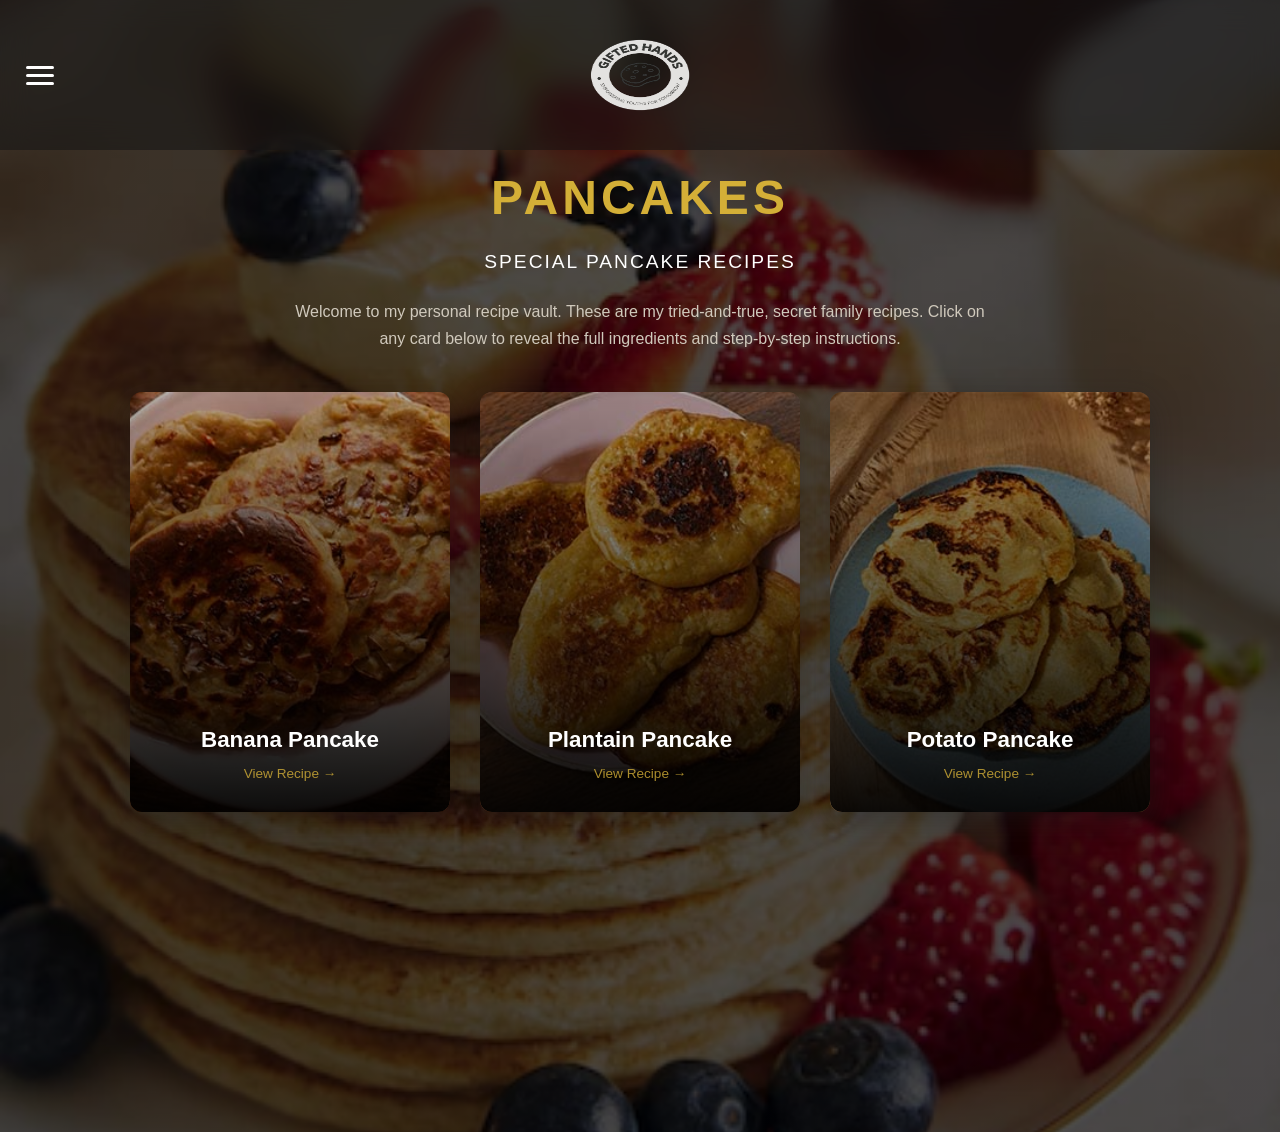
<file: special-hub.html>
<!DOCTYPE html>
<html lang="en">
<head>
    <meta charset="UTF-8">
    <meta name="viewport" content="width=device-width, initial-scale=1.0">
    <title>Special Hub - Gifted Hands Naija Bakery Hub</title>
    
    <!-- Link to your main CSS file -->
    <link rel="stylesheet" href="styling.css">
    <link rel="icon" href="/Images/LOGO/logo.png.png" type="image/png">
</head>
<body>

    <!-- 1. HEADER (Same as About Us page) -->
    <header class="glass-header">
        <button class="menu-toggle" id="menuToggle" aria-label="Toggle navigation">
            <span></span><span></span><span></span>
        </button>
        <img src="/Images/LOGO/logo.png.png" alt="Gifted Hands Logo" class="header-logo">
        <nav class="nav-dropdown" id="navDropdown">
            <a href="bakery.html">Home</a>
            <a href="Recipies.html">Recipies</a>
            <a href="video-guides.html">Video Guides</a>
            <a href="about.html">About Us</a>
            <a href="special-hub.html" class="active-link">Special Hub</a>
            <a href="login.html">Log In</a>
        </nav>
    </header>

    <main>
        <!-- 2. PAGE INTRO SECTION -->
        <section class="hub-intro">
            <h1 class="hub-title">PANCAKES</h1>
            <p class="hub-subtitle">Special Pancake Recipes</p>
            <p class="hub-desc">
                Welcome to my personal recipe vault. These are my tried-and-true, secret family recipes. 
                Click on any card below to reveal the full ingredients and step-by-step instructions.
            </p>

        <!-- 3. RECIPE CARDS GRID -->
        <section class="recipes-grid">
            <!-- Card 1: Banana Pancake -->
            <div class="recipe-card" data-target="modal-banana">
                <div class="card-image" style="background-image: url(/Images/LOGO/bananapancake.jpg);"></div>
                <div class="card-overlay"></div>
                <div class="card-caption">Banana Pancake <span class="click-hint">View Recipe &rarr;</span></div>
            </div>

            <!-- Card 2: Plantain Pancake -->
            <div class="recipe-card" data-target="modal-plantain">
                <div class="card-image" style="background-image: url(/Images/LOGO/plantainpancake.jpg);"></div>
                <div class="card-overlay"></div>
                <div class="card-caption">Plantain Pancake <span class="click-hint">View Recipe &rarr;</span></div>
            </div>

            <!-- Card 3: Potato Pancake -->
            <div class="recipe-card" data-target="modal-potato">
                <div class="card-image" style="background-image: url(/Images/LOGO/potatopancake.jpg);"></div>
                <div class="card-overlay"></div>
                <div class="card-caption">Potato Pancake <span class="click-hint">View Recipe &rarr;</span></div>
            </div>
        </section>

        <!-- 4. MODALS (Hidden by default, shown when cards are clicked) -->
        
        <!-- Modal 1: Banana -->
        <div class="modal-overlay" id="modal-banana">
            <div class="modal-content">
                <button class="close-modal">&times;</button>
                <h2 class="modal-title">Banana Pancake</h2>
                
                <!-- Quick Info Bar -->
                <div class="modal-meta">
                    <span>⏱️ 20 Mins</span>
                    <span>🍽️ 4 Servings</span>
                </div>

                <!-- Scrollable Recipe Body -->
                <div class="modal-body">
                    <h3>Ingredients</h3>
                    <ul>
                        <li>4 not too ripe bananas</li>
                        <li>1 cup all-purpose flour</li>
                        <li>1/2 onion(sliced)</li>
                        <li>1 egg - egg whites would serve as natural raising agent</li>
                        <li>1/2 sugar </li>
                        <li>1/2 cup milk - powdered or liquid</li>
                        <li>1 tsp butter - melted</li>
                        <li>Fresh pepper, nutmeg powder</li>
                        <li>1/8 tsp salt</li>
                        <li>Vannilla flavor</li>
                    </ul>

                    <h3>Instructions</h3>
                    <ol>
                        <li>Mash the bananas in a large bowl until a smooth slightly watery paste is formed.</li>
                        <li>In a seperate bowl whisk egg white and sugar until foamy.</li>
                        <li>Add warm water to powdered milk and mix well</li>
                        <li>In another bowl beat egg yolk properly, add fresh pepper, vanilla flavor, onions, salt, melted butter and powdered nutmeg. Mix well.</li>
                        <li>Gradually fold the dry ingredients into the wet mixture. Do not overmix.</li>
                        <li>Heat a non-stick pan over medium heat and lightly grease it. Add sliced onions and let it fry slightlynto enhance oil flavor.</li>
                        <li>Fry the batter under very low heat and allow to fold form properly before flipping</li>
                        <li>Serve warm with honey or maple syrup.</li>
                        <li>TIP: Bananas are rich in sugar have 75% water and more mosit. Ensure to add less sweetners and liquid. </li>
                    </ol>
                </div>
            </div>
        </div>

        <!-- Modal 2: Plantain (Copy of Banana, just change text/images) -->
        <div class="modal-overlay" id="modal-plantain">
            <div class="modal-content">
                <button class="close-modal">&times;</button>
                <h2 class="modal-title">Plantain Pancake</h2>
                <div class="modal-meta"><span>⏱️ 25 Mins</span><span>🍽️ 4 Servings</span></div>
                <div class="modal-body">
                    <h3>Ingredients</h3>
                    <ul><li>1 ripe plantain</li>
                        <li>1 cup flour</li>
                        <li>1 egg - egg whites would serve as your natural rising agent</li>
                        <li>1/2 cup milk - liquid or powdered</li>
                        <li>1 tsp butter - melted</li>
                        <li>1/2 tsp Vanilla flavour</li>
                        <li>1/8 tsp salt</li>
                        <li>1/2 tbsp powdered nutmeg</li>
                        <li>Fresh pepper & onions</li>
                    </ul>
                    <h3>Instructions</h3>
                    <ol><li>Blend or mash plantains until a smooth paste is formed.</li>
                        <li>In a seperate bowl beat egg whites and sugar until foamy.</li>
                        <li>Add warm water to powdered milk and mix well</li>
                        <li>In another bowl beat egg yolk properly, add fresh pepper, vanilla flavor, onions, salt, melted butter and powdered nutmeg. Mix well.</li>
                        <li>Add warm milk to plantain paste and smoothen out properly.</li>
                        <li>Slowly add all wet ingredients into the plaintain paste while mixing. A slightly watery paste should formed</li>
                        <li>Add flour little by little into the watery paste and mix until a semi-thick texture is formed. </li>
                        <li>Fry on a hot greased pan under low heat until golden brown on both sides. You can spice up frying oil with slices of onions and pepper to give the pancake a more richer taste</li>
                        <li>Serve with your favorite topping!</li>
                        <li>TIP: Ensure your batter has a semi-thick texture and fry under low heat so the pancake holds form.</li>
                    </ol>
                </div>
            </div>
        </div>

        <!-- Modal 3: Potato -->
        <div class="modal-overlay" id="modal-potato">
            <div class="modal-content">
                <button class="close-modal">&times;</button>
                <h2 class="modal-title">Potato Pancake</h2>
                <div class="modal-meta"><span>️ ⏱️ 30 Mins</span><span>🍽️ 4 Servings</span></div>
                <div class="modal-body">
                    <h3>Ingredients</h3>
                    <ul><li>2 large potatoes (cut into small sized cubes)</li>
                        <li>1/2 onion (sliced)</li>
                        <li>1/2 tsp sugar</li>
                        <li>1 egg - egg whites would serve as your natural raising agent</li>
                        <li>1 cup of flour</li>
                        <li>1 tsp butter - melted</li>
                        <li>Salt, fresh pepper, and garlic powder</li>
                        <li>Banana & vanilla flavor</li>
                        <li>Nutmeg powder</li>
                    </ul>
                    <h3>Instructions</h3>
                    <ol><li>Cook diced potatoes in water until half done, drain to remove excess water.</li>
                        <li>Mash the potatoes until a smooth/thickened paste is formed, leave to cool completely.</li>
                        <li>In a separate bowl whisk egg whites and sugar until foamy and set aside.</li>
                        <li>Add warm water to powdered milk and mix well</li>
                        <li>Beat egg yolk properly, add fresh pepper, flavoring, salt, melted butter, garlic powder and powdered nutmeg. Mix well. </li>
                        <li>Add liquid milk to mashed potaoes and mix well. Add the wet ingredients slowly and mix until a semi-watery paste is formed.</li>
                        <li>Add flour in small batches to the paste, each time stirring on meduim until the mixture holds a slightly thick form. Batter must look thick.</li>
                        <li>First fry the onions lightly and fold into batter. This prevents it from being overcooked since frying the batter takes longer time.</li>
                        <li>Fry in small, thin patties with hot oil under low heat until crispy and golden on both sides.</li>
                        <li>Drain on paper towels and serve hot!</li>
                        <li>TIP: Potatoes are very moist so enusre to drain out excess water as much as possible. Too moist and it takes longer to fry. </li>
                    </ol>
                </div>
            </div>
        </div>

        </section>

    </main>

    <!-- Link to the NEW, specific JavaScript file for this page -->
    <script src="special-hub.js"></script>
</body>
</html>
</file>
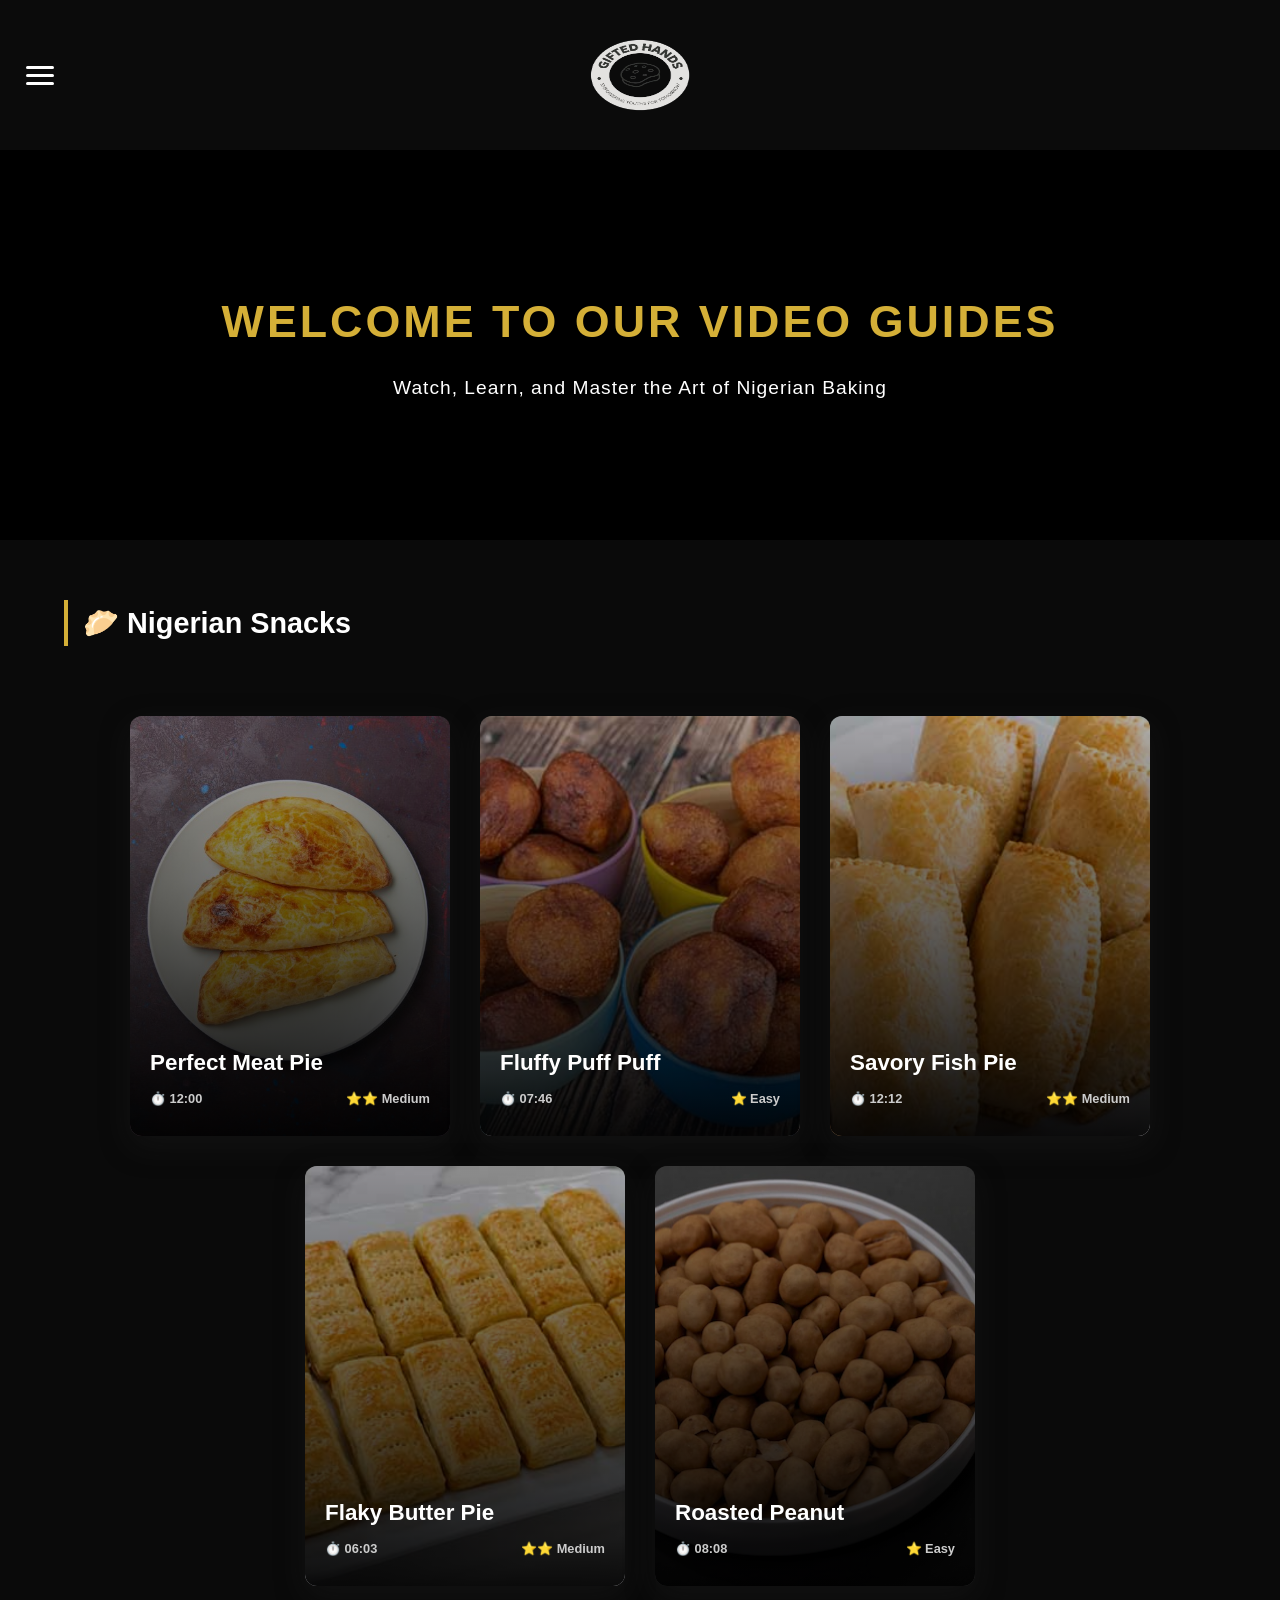
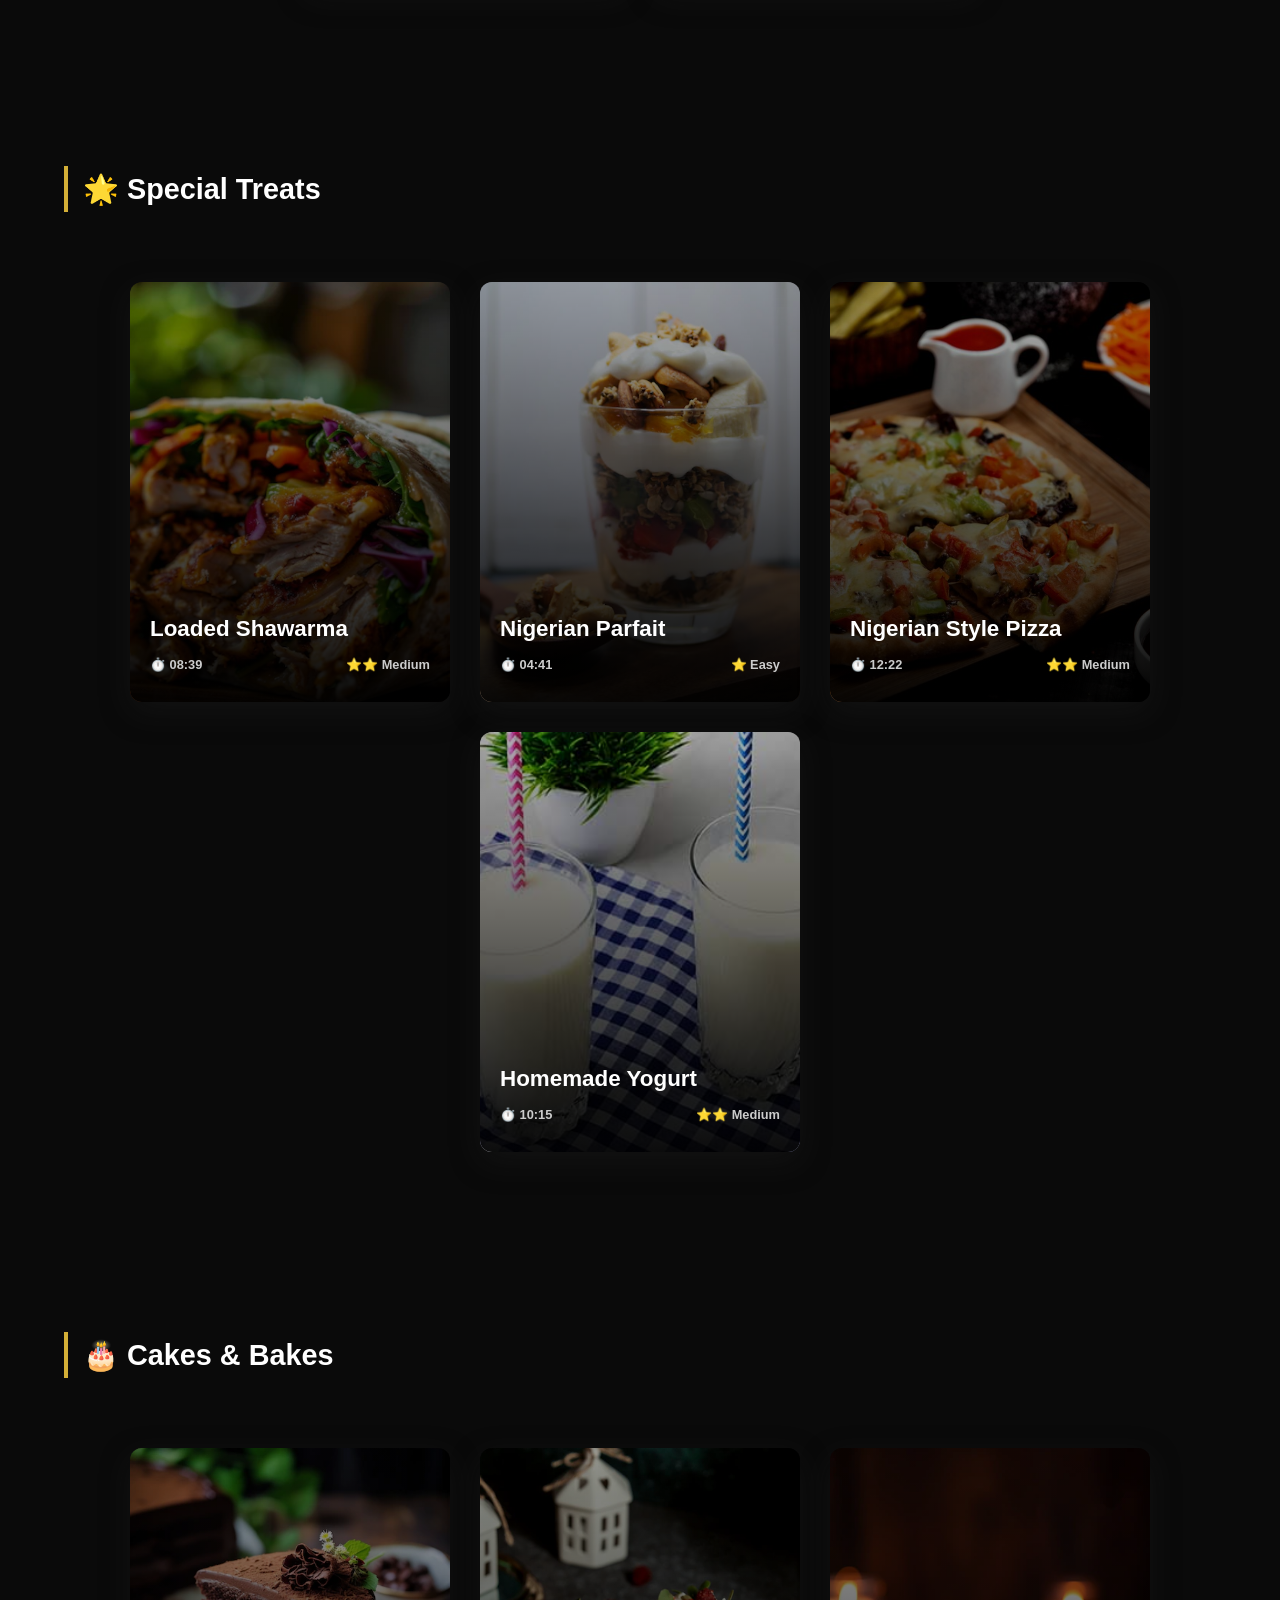
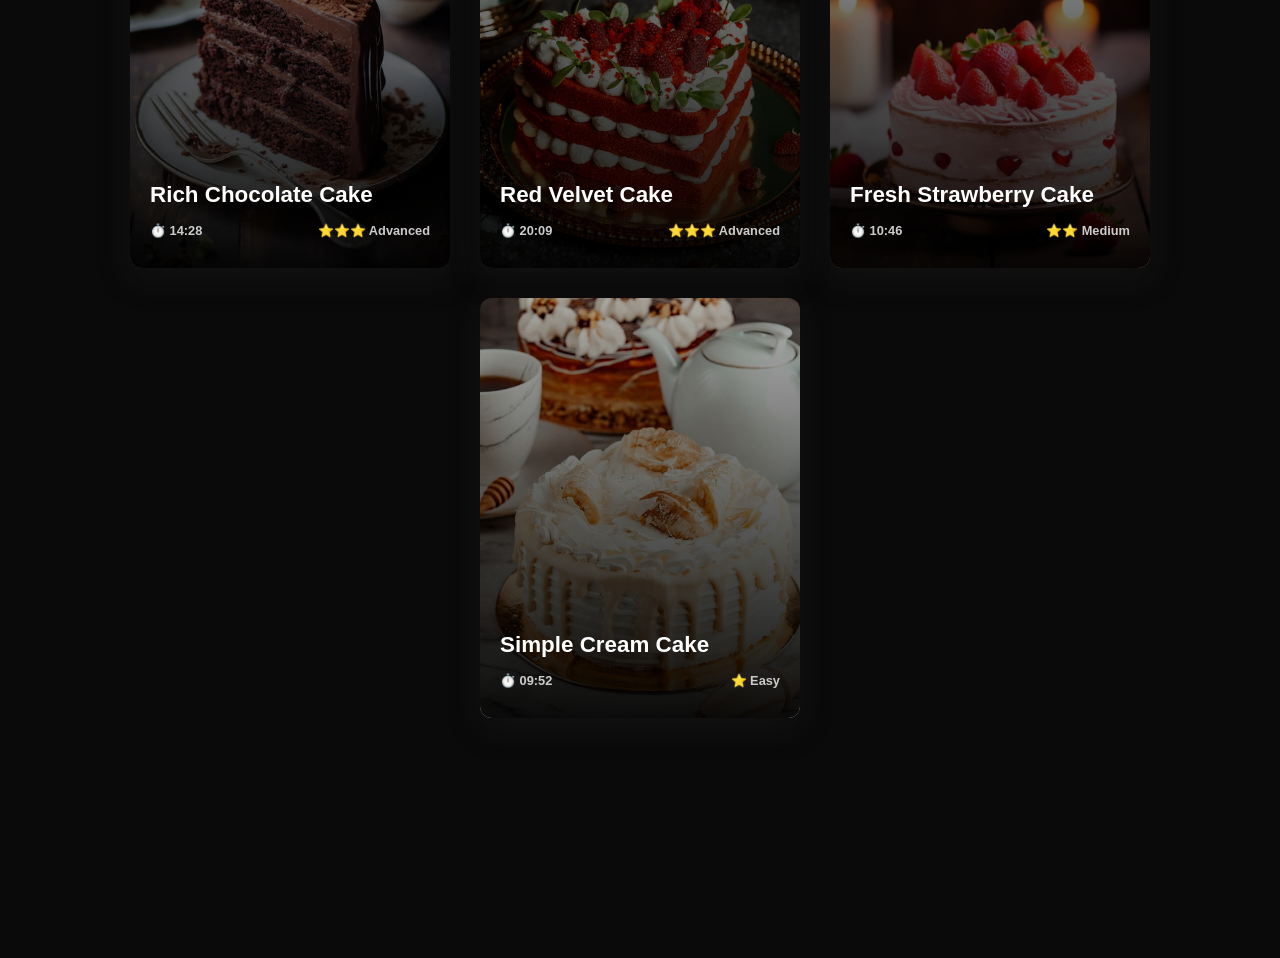
<file: video-guides.html>
<!DOCTYPE html>
<html lang="en">
<head>
    <meta charset="UTF-8">
    <meta name="viewport" content="width=device-width, initial-scale=1.0">
    <title>Video Guides - Gifted Hands Naija Bakery Hub</title>
    <link rel="stylesheet" href="styling.css">
    <link rel="icon" href="/Images/LOGO/logo.png.png" type="image/png">
</head>
<body>

    <!-- 1. HEADER -->
    <header class="glass-header">
        <button class="menu-toggle" id="menuToggle" aria-label="Toggle navigation">
            <span></span><span></span><span></span>
        </button>
        <img src="/Images/LOGO/logo.png.png" alt="Gifted Hands Logo" class="header-logo">
        <nav class="nav-dropdown" id="navDropdown">
            <a href="index.html">Home</a>
            <a href="Recipies.html">Recipies</a>
            <a href="video-guides.html" class="active-link">Video Guides</a>
            <a href="about.html">About Us</a>
            <a href="special-hub.html">Special Hub</a>
            <a href="login.html">Log In</a>
        </nav>
    </header>

    <main>
        <!-- 2. HERO SECTION -->
        <section class="video-hero">
            <video autoplay muted loop playsinline class="hero-bg-video">
                <source src="/Vidoes/hero-baking.mp4" type="video/mp4">
            </video>
            <div class="video-hero-overlay"></div>
            <div class="video-hero-content">
                <h1 class="hero-title">WELCOME TO OUR VIDEO GUIDES</h1>
                <p class="hero-subtitle">Watch, Learn, and Master the Art of Nigerian Baking</p>
            </div>
        </section>

        <!-- 3. VIDEO CATEGORIES -->
        <section class="video-categories-container">
            
            <!-- CATEGORY 1: Nigerian Snacks (5 Videos) -->
            <div class="category-block">
                <h2 class="category-heading">🥟 Nigerian Snacks</h2>
                <div class="recipe-cards-grid">
                    
                    <!-- Video Card 1: Meat Pie -->
                    <div class="recipe-card video-card" data-target="modal-video-meatpie">
                        <div class="card-image" style="background-image: url('/Images/meaTpie.jpg');"></div>
                        <div class="card-overlay"></div>
                        <div class="card-caption">
                            Perfect Meat Pie
                            <div class="video-meta">
                                <span class="duration">⏱️ 12:00</span>
                                <span class="difficulty">⭐⭐ Medium</span>
                            </div>
                        </div>
                    </div>

                    <!-- Video Card 2: Puff Puff -->
                    <div class="recipe-card video-card" data-target="modal-video-puffpuff">
                        <div class="card-image" style="background-image: url('/Images/puffpuff.jpg');"></div>
                        <div class="card-overlay"></div>
                        <div class="card-caption">
                            Fluffy Puff Puff
                            <div class="video-meta">
                                <span class="duration">⏱️ 07:46</span>
                                <span class="difficulty">⭐ Easy</span>
                            </div>
                        </div>
                    </div>

                    <!-- Video Card 3: Fish Pie (NEW) -->
                    <div class="recipe-card video-card" data-target="modal-video-fishpie">
                        <div class="card-image" style="background-image: url(/Images/fishpie.png);"></div>
                        <div class="card-overlay"></div>
                        <div class="card-caption">
                            Savory Fish Pie
                            <div class="video-meta">
                                <span class="duration">⏱️ 12:12</span>
                                <span class="difficulty">⭐⭐ Medium</span>
                            </div>
                        </div>
                    </div>

                    <!-- Video Card 4: Butter Pie (NEW) -->
                    <div class="recipe-card video-card" data-target="modal-video-butterpie">
                        <div class="card-image" style="background-image: url(/Images/butterpie.png);"></div>
                        <div class="card-overlay"></div>
                        <div class="card-caption">
                            Flaky Butter Pie
                            <div class="video-meta">
                                <span class="duration">⏱️ 06:03</span>
                                <span class="difficulty">⭐⭐ Medium</span>
                            </div>
                        </div>
                    </div>

                    <!-- Video Card 5: Peanut (NEW) -->
                    <div class="recipe-card video-card" data-target="modal-video-peanut">
                        <div class="card-image" style="background-image: url(/Images/peanut.webp);"></div>
                        <div class="card-overlay"></div>
                        <div class="card-caption">
                            Roasted Peanut
                            <div class="video-meta">
                                <span class="duration">⏱️ 08:08</span>
                                <span class="difficulty">⭐ Easy</span>
                            </div>
                        </div>
                    </div>

                </div>
            </div>

            <!-- CATEGORY 2: Special Treats (4 Videos) -->
            <div class="category-block">
                <h2 class="category-heading">🌟 Special Treats</h2>
                <div class="recipe-cards-grid">
                    
                    <!-- Video Card 6: Shawarma -->
                    <div class="recipe-card video-card" data-target="modal-video-shawarma">
                        <div class="card-image" style="background-image: url(/Images/sideviewsharwarma.webp);"></div>
                        <div class="card-overlay"></div>
                        <div class="card-caption">
                            Loaded Shawarma
                            <div class="video-meta">
                                <span class="duration">⏱️ 08:39</span>
                                <span class="difficulty">⭐⭐ Medium</span>
                            </div>
                        </div>
                    </div>

                    <!-- Video Card 7: Parfait (NEW) -->
                    <div class="recipe-card video-card" data-target="modal-video-parfait">
                        <div class="card-image" style="background-image: url(/Images/parfait.webp);"></div>
                        <div class="card-overlay"></div>
                        <div class="card-caption">
                            Nigerian Parfait
                            <div class="video-meta">
                                <span class="duration">⏱️ 04:41</span>
                                <span class="difficulty">⭐ Easy</span>
                            </div>
                        </div>
                    </div>

                    <!-- Video Card 8: Pizza (NEW) -->
                    <div class="recipe-card video-card" data-target="modal-video-pizza">
                        <div class="card-image" style="background-image: url('/Images/pizza.jpg');"></div>
                        <div class="card-overlay"></div>
                        <div class="card-caption">
                            Nigerian Style Pizza
                            <div class="video-meta">
                                <span class="duration">⏱️ 12:22</span>
                                <span class="difficulty">⭐⭐ Medium</span>
                            </div>
                        </div>
                    </div>

                    <!-- Video Card 9: Yogurt (NEW) -->
                    <div class="recipe-card video-card" data-target="modal-video-yogurt">
                        <div class="card-image" style="background-image: url(/Images/yoghurt.png);"></div>
                        <div class="card-overlay"></div>
                        <div class="card-caption">
                            Homemade Yogurt
                            <div class="video-meta">
                                <span class="duration">⏱️ 10:15</span>
                                <span class="difficulty">⭐⭐ Medium</span>
                            </div>
                        </div>
                    </div>

                </div>
            </div>

            <!-- CATEGORY 3: Cakes & Bakes (4 Videos) -->
            <div class="category-block">
                <h2 class="category-heading">🎂 Cakes & Bakes</h2>
                <div class="recipe-cards-grid">
                    
                    <!-- Video Card 10: Chocolate Cake -->
                    <div class="recipe-card video-card" data-target="modal-video-chocolate">
                        <div class="card-image" style="background-image: url(/Images/chocolatecake.webp);"></div>
                        <div class="card-overlay"></div>
                        <div class="card-caption">
                            Rich Chocolate Cake
                            <div class="video-meta">
                                <span class="duration">⏱️ 14:28</span>
                                <span class="difficulty">⭐⭐⭐ Advanced</span>
                            </div>
                        </div>
                    </div>

                    <!-- Video Card 11: Red Velvet (NEW) -->
                    <div class="recipe-card video-card" data-target="modal-video-redvelvet">
                        <div class="card-image" style="background-image: url(/Images/redvelvet2.webp);"></div>
                        <div class="card-overlay"></div>
                        <div class="card-caption">
                            Red Velvet Cake
                            <div class="video-meta">
                                <span class="duration">⏱️ 20:09</span>
                                <span class="difficulty">⭐⭐⭐ Advanced</span>
                            </div>
                        </div>
                    </div>

                    <!-- Video Card 12: Strawberry Cake (NEW) -->
                    <div class="recipe-card video-card" data-target="modal-video-strawberry">
                        <div class="card-image" style="background-image: url(/Images/strawberrycake.webp);"></div>
                        <div class="card-overlay"></div>
                        <div class="card-caption">
                            Fresh Strawberry Cake
                            <div class="video-meta">
                                <span class="duration">⏱️ 10:46</span>
                                <span class="difficulty">⭐⭐ Medium</span>
                            </div>
                        </div>
                    </div>

                    <!-- Video Card 13: Cream Cake (NEW) -->
                    <div class="recipe-card video-card" data-target="modal-video-creamcake">
                        <div class="card-image" style="background-image: url(/Images/creamcake.jpg);"></div>
                        <div class="card-overlay"></div>
                        <div class="card-caption">
                            Simple Cream Cake
                            <div class="video-meta">
                                <span class="duration">⏱️ 09:52</span>
                                <span class="difficulty">⭐ Easy</span>
                            </div>
                        </div>
                    </div>

                </div>
            </div>

        </section>

        <!-- 4. VIDEO MODALS -->
        
        <!-- Modal 1: Meat Pie Video -->
        <div class="modal-overlay" id="modal-video-meatpie">
            <div class="modal-content video-modal-content">
                <button class="close-modal">&times;</button>
                <h2 class="modal-title">Perfect Nigerian Meat Pie</h2>
                <div class="modal-meta"><span>⏱️ 12:00 Mins</span><span>⭐⭐ Medium</span></div>
                <div class="video-wrapper">
                    <iframe src="https://www.youtube.com/embed/KpwvzvaNC5U" frameborder="0" allowfullscreen></iframe>
                </div>
                <div class="modal-body">
                    <h3>Key Steps to Remember:</h3>
                    <ol>
                        <li>Keep your butter and water ICE COLD for a flaky crust.</li>
                        <li>Don't overmix the dough, or it will become tough.</li>
                        <li>Cook your filling completely and let it cool before filling.</li>
                        <li>Bake at 350°F (175°C) until golden brown.</li>
                    </ol>
                    <div class="related-recipe-link">
                        <p>Want the exact measurements?</p>
                        <a href="recipes-nigerian.html#modal-meatpie">📖 Read the Full Written Recipe &rarr;</a>
                    </div>
                </div>
            </div>
        </div>

        <!-- Modal 2: Puff Puff Video -->
        <div class="modal-overlay" id="modal-video-puffpuff">
            <div class="modal-content video-modal-content">
                <button class="close-modal">&times;</button>
                <h2 class="modal-title">Soft & Fluffy Puff Puff</h2>
                <div class="modal-meta"><span>⏱️ 07:46 Mins</span><span>⭐ Easy</span></div>
                <div class="video-wrapper">
                    <iframe src="https://www.youtube.com/embed/TLhTfo2oreU" frameborder="0" allowfullscreen></iframe>
                </div>
                <div class="modal-body">
                    <h3>Key Steps to Remember:</h3>
                    <ol>
                        <li>Use WARM water, not hot, to activate the yeast.</li>
                        <li>Let the batter rise for at least 1 hour until bubbly.</li>
                        <li>Use your hand to squeeze out perfectly round balls.</li>
                    </ol>
                    <div class="related-recipe-link">
                        <p>Want the exact measurements?</p>
                        <a href="recipes-nigerian.html#modal-puffpuff">📖 Read the Full Written Recipe &rarr;</a>
                    </div>
                </div>
            </div>
        </div>

        <!-- Modal 3: Fish Pie Video (NEW) -->
        <div class="modal-overlay" id="modal-video-fishpie">
            <div class="modal-content video-modal-content">
                <button class="close-modal">&times;</button>
                <h2 class="modal-title">Savory Fish Pie</h2>
                <div class="modal-meta"><span>⏱️ 12:12 Mins</span><span>⭐⭐ Medium</span></div>
                <div class="video-wrapper">
                    <iframe src="https://www.youtube.com/embed/60g0F-T15jU" frameborder="0" allowfullscreen></iframe>
                </div>
                <div class="modal-body">
                    <h3>Key Steps to Remember:</h3>
                    <ol>
                        <li>Use boneless fish and shred it finely for easy eating.</li>
                        <li>Add diced boiled eggs for extra protein and flavor.</li>
                        <li>Don't forget the scotch bonnet pepper for that Nigerian kick!</li>
                        <li>Seal the edges tightly to prevent filling from leaking.</li>
                    </ol>
                    <div class="related-recipe-link">
                        <p>Want the exact measurements?</p>
                        <a href="recipes-nigerian.html#modal-fishpie">📖 Read the Full Written Recipe &rarr;</a>
                    </div>
                </div>
            </div>
        </div>

        <!-- Modal 4: Butter Pie Video (NEW) -->
        <div class="modal-overlay" id="modal-video-butterpie">
            <div class="modal-content video-modal-content">
                <button class="close-modal">&times;</button>
                <h2 class="modal-title">Flaky Butter Pie</h2>
                <div class="modal-meta"><span>⏱️ 6:03 Mins</span><span>⭐⭐ Medium</span></div>
                <div class="video-wrapper">
                    <iframe src="https://www.youtube.com/embed/UHAW3cyL3d4" frameborder="0" allowfullscreen></iframe>
                </div>
                <div class="modal-body">
                    <h3>Key Steps to Remember:</h3>
                    <ol>
                        <li>Use HIGH QUALITY cold butter for the best flaky layers.</li>
                        <li>Work quickly to keep the butter cold while making the dough.</li>
                        <li>Let the filling cool completely before adding to avoid sogginess.</li>
                        <li>Brush with egg wash for that beautiful golden shine.</li>
                    </ol>
                    <div class="related-recipe-link">
                        <p>Want the exact measurements?</p>
                        <a href="recipes-nigerian.html#modal-butterpie">📖 Read the Full Written Recipe &rarr;</a>
                    </div>
                </div>
            </div>
        </div>

        <!-- Modal 5: Peanut Video (NEW) -->
        <div class="modal-overlay" id="modal-video-peanut">
            <div class="modal-content video-modal-content">
                <button class="close-modal">&times;</button>
                <h2 class="modal-title">Perfect Peanut Burger</h2>
                <div class="modal-meta"><span>⏱️ 08:08 Mins</span><span>⭐ Easy</span></div>
                <div class="video-wrapper">
                    <iframe src="https://www.youtube.com/embed/xKBTDc1J010" frameborder="0" allowfullscreen></iframe>
                </div>
                <div class="modal-body">
                    <h3>Key Steps to Remember:</h3>
                    <ol>
                        <li>Wash and dry the raw peanuts thoroughly before roasting.</li>
                        <li>Stir CONSTANTLY to prevent burning.</li>
                        <li>The skins will start to peel off when they're done.</li>
                        <li>Add salt and pepper while still hot for best flavor absorption.</li>
                    </ol>
                    <div class="related-recipe-link">
                        <p>Want the exact measurements?</p>
                        <a href="recipes-nigerian.html#modal-peanut">📖 Read the Full Written Recipe &rarr;</a>
                    </div>
                </div>
            </div>
        </div>

        <!-- Modal 6: Shawarma Video -->
        <div class="modal-overlay" id="modal-video-shawarma">
            <div class="modal-content video-modal-content">
                <button class="close-modal">&times;</button>
                <h2 class="modal-title">Loaded Chicken Shawarma</h2>
                <div class="modal-meta"><span>⏱️ 08:39 Mins</span><span>⭐⭐ Medium</span></div>
                <div class="video-wrapper">
                    <iframe src="https://www.youtube.com/embed/gr12KLMNg4U" frameborder="0" allowfullscreen></iframe>
                </div>
                <div class="modal-body">
                    <h3>Key Steps to Remember:</h3>
                    <ol>
                        <li>Marinate your chicken overnight for the best flavor.</li>
                        <li>Make your spicy mayo by mixing mayo, ketchup, and pepper.</li>
                        <li>Roll it tight! Fold the sides in before rolling.</li>
                    </ol>
                    <div class="related-recipe-link">
                        <p>Want the exact measurements?</p>
                        <a href="recipes-special.html#modal-shawarma">📖 Read the Full Written Recipe &rarr;</a>
                    </div>
                </div>
            </div>
        </div>

        <!-- Modal 7: Parfait Video (NEW) -->
        <div class="modal-overlay" id="modal-video-parfait">
            <div class="modal-content video-modal-content">
                <button class="close-modal">&times;</button>
                <h2 class="modal-title">Layered Nigerian Parfait</h2>
                <div class="modal-meta"><span>⏱️ 04:41 Mins</span><span>⭐ Easy</span></div>
                <div class="video-wrapper">
                    <iframe src="https://www.youtube.com/embed/lEWInyKu08E" frameborder="0" allowfullscreen></iframe>
                </div>
                <div class="modal-body">
                    <h3>Key Steps to Remember:</h3>
                    <ol>
                        <li>Use a tall, clear glass to show off the beautiful layers.</li>
                        <li>Start with granola or crushed biscuits at the bottom.</li>
                        <li>Add fresh fruits like berries, banana, and grapes.</li>
                        <li>Drizzle with honey for that extra sweetness!</li>
                    </ol>
                    <div class="related-recipe-link">
                        <p>Want the exact measurements?</p>
                        <a href="recipes-special.html#modal-parfait">📖 Read the Full Written Recipe &rarr;</a>
                    </div>
                </div>
            </div>
        </div>

        <!-- Modal 8: Pizza Video (NEW) -->
        <div class="modal-overlay" id="modal-video-pizza">
            <div class="modal-content video-modal-content">
                <button class="close-modal">&times;</button>
                <h2 class="modal-title">Nigerian Style Pizza</h2>
                <div class="modal-meta"><span>⏱️ 12:22 Mins</span><span>⭐⭐ Medium</span></div>
                <div class="video-wrapper">
                    <iframe src="https://www.youtube.com/embed/XKC62IFnH2s" frameborder="0" allowfullscreen></iframe>
                </div>
                <div class="modal-body">
                    <h3>Key Steps to Remember:</h3>
                    <ol>
                        <li>Let the yeast foam for 10 minutes before mixing with flour.</li>
                        <li>Knead the dough until smooth and elastic.</li>
                        <li>Let it rise for 45 minutes until doubled in size.</li>
                        <li>Bake at 400°F (200°C) until crust is golden and cheese is bubbly.</li>
                    </ol>
                    <div class="related-recipe-link">
                        <p>Want the exact measurements?</p>
                        <a href="recipes-special.html#modal-pizza">📖 Read the Full Written Recipe &rarr;</a>
                    </div>
                </div>
            </div>
        </div>

        <!-- Modal 9: Yogurt Video (NEW) -->
        <div class="modal-overlay" id="modal-video-yogurt">
            <div class="modal-content video-modal-content">
                <button class="close-modal">&times;</button>
                <h2 class="modal-title">Creamy Homemade Yogurt</h2>
                <div class="modal-meta"><span>⏱️ 10:15 Mins</span><span>⭐⭐ Medium</span></div>
                <div class="video-wrapper">
                    <iframe src="https://www.youtube.com/embed/rYb9rYWLPRk" frameborder="0" allowfullscreen></iframe>
                </div>
                <div class="modal-body">
                    <h3>Key Steps to Remember:</h3>
                    <ol>
                        <li>Heat milk until it just simmers, then cool to lukewarm (110°F/43°C).</li>
                        <li>Full cream milk and added powdered milk = thickest result. Low fat milk gives thinner yogurt.</li>
                        <li>Cover tightly and keep in a warm place for 8-12 hours=.</li>
                        <li>Refrigerate for at least 4 hours to thicken before serving.</li>
                    </ol>
                    <div class="related-recipe-link">
                        <p>Want the exact measurements?</p>
                        <a href="recipes-special.html#modal-yogurt">📖 Read the Full Written Recipe &rarr;</a>
                    </div>
                </div>
            </div>
        </div>

        <!-- Modal 10: Chocolate Cake Video -->
        <div class="modal-overlay" id="modal-video-chocolate">
            <div class="modal-content video-modal-content">
                <button class="close-modal">&times;</button>
                <h2 class="modal-title">Rich Chocolate Cake</h2>
                <div class="modal-meta"><span>⏱️ 14:28 Mins</span><span>⭐⭐⭐ Advanced</span></div>
                <div class="video-wrapper">
                    <iframe src="https://www.youtube.com/embed/vI5w-fK25w4" frameborder="0" allowfullscreen></iframe>
                </div>
                <div class="modal-body">
                    <h3>Key Steps to Remember:</h3>
                    <ol>
                        <li>Sift your dry ingredients to avoid lumps.</li>
                        <li>Do not overmix the batter once you add the flour.</li>
                        <li>Let the cakes cool COMPLETELY before frosting.</li>
                    </ol>
                    <div class="related-recipe-link">
                        <p>Want the exact measurements?</p>
                        <a href="recipes-cakes.html#modal-chocolate">📖 Read the Full Written Recipe &rarr;</a>
                    </div>
                </div>
            </div>
        </div>

        <!-- Modal 11: Red Velvet Video (NEW) -->
        <div class="modal-overlay" id="modal-video-redvelvet">
            <div class="modal-content video-modal-content">
                <button class="close-modal">&times;</button>
                <h2 class="modal-title">Classic Red Velvet Cake</h2>
                <div class="modal-meta"><span>⏱️ 20:09 Mins</span><span>⭐⭐⭐ Advanced</span></div>
                <div class="video-wrapper">
                    <iframe src="https://www.youtube.com/embed/paghUfkDpVE" frameborder="0" allowfullscreen></iframe>
                </div>
                <div class="modal-body">
                    <h3>Key Steps to Remember:</h3>
                    <ol>
                        <li>Use buttermilk for that signature tangy flavor and tender crumb.</li>
                        <li>Don't skip the vinegar - it reacts with baking soda for lift.</li>
                        <li>If you want a natural version of coloring, use beetroot.</li>
                        <li>Add red food coloring gradually until you get that deep red color.</li>
                        <li>Cream cheese frosting is a MUST for authentic red velvet!</li>
                    </ol>
                    <div class="related-recipe-link">
                        <p>Want the exact measurements?</p>
                        <a href="recipes-cakes.html#modal-redvelvet">📖 Read the Full Written Recipe &rarr;</a>
                    </div>
                </div>
            </div>
        </div>

        <!-- Modal 12: Strawberry Cake Video (NEW) -->
        <div class="modal-overlay" id="modal-video-strawberry">
            <div class="modal-content video-modal-content">
                <button class="close-modal">&times;</button>
                <h2 class="modal-title">Fresh Strawberry Cake</h2>
                <div class="modal-meta"><span>⏱️ 10:46 Mins</span><span>⭐⭐ Medium</span></div>
                <div class="video-wrapper">
                    <iframe src="https://www.youtube.com/embed/fmD5GnrtOjc" frameborder="0" allowfullscreen></iframe>
                </div>
                <div class="modal-body">
                    <h3>Key Steps to Remember:</h3>
                    <ol>
                        <li>Use fresh strawberries and puree them for intense flavor.</li>
                        <li>Add a drop of red food coloring for that pink hue.</li>
                        <li>Frost with strawberry buttercream for double the strawberry love!</li>
                        <li>Top with fresh sliced strawberries for decoration.</li>
                    </ol>
                    <div class="related-recipe-link">
                        <p>Want the exact measurements?</p>
                        <a href="recipes-cakes.html#modal-strawberry">📖 Read the Full Written Recipe &rarr;</a>
                    </div>
                </div>
            </div>
        </div>

        <!-- Modal 13: Cream Cake Video (NEW) -->
        <div class="modal-overlay" id="modal-video-creamcake">
            <div class="modal-content video-modal-content">
                <button class="close-modal">&times;</button>
                <h2 class="modal-title">Simple Vanilla  Cream Cake</h2>
                <div class="modal-meta"><span>⏱️ 09:52 Mins</span><span>⭐ Easy</span></div>
                <div class="video-wrapper">
                    <iframe src="https://www.youtube.com/embed/OBdE2ht_Rdo" frameborder="0" allowfullscreen></iframe>
                </div>
                <div class="modal-body">
                    <h3>Key Steps to Remember:</h3>
                    <ol>
                        <li>Cream butter and sugar until light and fluffy for a tender cake.</li>
                        <li>Warm cream will not whip. Use cream with at least 35% fat.</li>
                        <li>Add eggs one at a time, beating well after each addition.</li>
                        <li>Whip heavy cream with powdered sugar until stiff peaks form.Dont use regular milk or evaporated milk.</li>
                        <li>Keep refrigerated. Best eaten within 2 days. Always transport chilled.</li>
                    </ol>
                    <div class="related-recipe-link">
                        <p>Want the exact measurements?</p>
                        <a href="recipes-cakes.html#modal-creamcake">📖 Read the Full Written Recipe &rarr;</a>
                    </div>
                </div>
            </div>
        </div>

    </main>

    <script src="video-guides.js"></script>
</body>
</html>
</file>
<file: styling.css>
*{ margin: 0; padding: 0; box-sizing: border-box; }

html {
  scroll-behavior: smooth;
}

body {
    font-family: sans-serif;
    line-height: 1.6;
    color: white;
    background-color: black;
}

/* =========================================
   UNIQUE HOMEPAGE HEADER & MOBILE MENU
   ========================================= */

/* DESKTOP STYLES (Default) */
.home-header {
  display: flex;
  align-items: center;
  justify-content: space-between;
  padding: 20px 5%;
  background: transparent; /* Or whatever your homepage header bg is */
  position: relative;
  z-index: 100;
}

.home-logo img {
    width: 100px;
    height: 100px;
    border-radius: 50%;
    object-fit: cover;
    flex-shrink: 0;
}

/* Simple Site Name Text */
.home-site-name {
  font-size: 1rem;
  font-weight: 700;
  color: #fff;
  white-space: nowrap;
  letter-spacing: 1px;
}

/* Hide the hamburger button on desktop */
.home-menu-toggle {
  display: none; 
}

/* Show links horizontally on desktop */
.home-nav-dropdown {
  display: flex;
  gap: 25px;
}

.home-nav-dropdown a {
  color: #fff; /* Adjust text color to match your homepage */
  text-decoration: none;
  font-weight: 500;
  font-size: 1rem;
  transition: color 0.3s;
}

.home-nav-dropdown a:hover,
.home-nav-dropdown a.active-link {
  color: #d4af37; /* Gold hover effect */
}

/* =========================================
   MOBILE RESPONSIVE STYLES
   ========================================= */
@media (max-width: 768px) {
  
  /* Show the hamburger button on mobile */
  .home-menu-toggle {
    display: flex;
    flex-direction: column;
    gap: 5px;
    background: none;
    border: none;
    cursor: pointer;
    padding: 5px;
    z-index: 1002; /* Stays above the dropdown */
  }

  .home-menu-toggle span {
    width: 25px;
    height: 3px;
    background-color: #d4af37; /* Gold lines */
    transition: all 0.3s ease;
  }

  /* Hamburger Animation (Turns into an X) */
  .home-menu-toggle.open span:nth-child(1) {
    transform: rotate(45deg) translate(5px, 5px);
  }
  .home-menu-toggle.open span:nth-child(2) {
    opacity: 0;
  }
  .home-menu-toggle.open span:nth-child(3) {
    transform: rotate(-45deg) translate(7px, -6px);
  }

  /* Hide the nav menu off-screen by default on mobile */
  .home-nav-dropdown {
    position: fixed;
    top: 0;
    right: -100%; 
    width: 70%; /* Takes up 70% of the screen width */
    max-width: 300px;
    height: 100vh;
    background: rgba(10, 10, 10, 0.98); /* Dark background */
    backdrop-filter: blur(10px);
    flex-direction: column;
    justify-content: center;
    align-items: center;
    gap: 30px;
    transition: right 0.3s ease-in-out;
    z-index: 1001;
    box-shadow: -5px 0 15px rgba(0,0,0,0.5);
  }

  /* Slide the menu in when active */
  .home-nav-dropdown.active {
    right: 0;
  }

  .home-nav-dropdown a {
    font-size: 1.2rem;
    color: #fff;
  }
}


.hero-section {
    position: relative;
    text-align: center;
    padding: 5rem 1rem;
    background: black;
    overflow: hidden;
    display: flex;
    flex-direction: column;
    justify-content: center;
    align-items: center;
    height: 500px;
}

/* Fixed overlay for constant text */
.hero-overlay {
  position: absolute;
  top: 50%; left: 50%;
  transform: translate(-50%, -50%);
  z-index: 2;
  text-align: center;
  width: 90%;
  color: white;
}

.hero-slide {
    position: absolute;
    top: 0; left: 0;
    width: 100%; height: 100%;
    background-size: cover;
    background-position: center;
    background-repeat: no-repeat;
    opacity: 0;
    transform: translateZ(0);
    backface-visibility: hidden;
}

.hero-slide.active {
  opacity: 1;
}

.hero-slide::before {
  content: '';
  position: absolute;
  top: 0; left: 0;
  width: 100%; height: 100%;
  background: rgba(0, 0, 0, 0.65); /* Dark overlay instead of filter */
}

.hero-slideshow {
  position: absolute;
  top: 0; left: 0;
  width: 100%; height: 100%;
}

.main-tagline {
    font-size: 2.7rem;
    font-weight: 800;
    color: white;
    margin-bottom: 0.2rem;
    text-shadow: 2px 2px 4px rgba(255 255 255 0.1);
    padding-top: 7rem;
    padding-bottom: 5rem;
}

.sub-tagline {
    margin: 0;
    font-style: italic;
    font-family: 'Times New Roman', Times, serif;
    text-shadow: 1px 1px 6px rgba(0,0,0,0.9);
    line-height: 1.4;
    padding-bottom: 4rem;
}

.tagline-content {
    position: relative;
    z-index: 1;
    text-align: center;
    padding: 0.1rem;   
}

.snack-overlap {
    position: relative;
    display: flex;
    justify-content: center;
    gap: 2rem;
    padding-top: 20px;
    flex-wrap: wrap;
    z-index: 10;
    max-width: 1200px;
    margin-top: -40px;
    border-radius: 20px 20px 0 0;
}

.snack-box {
    background: black;
    border-radius: 12px;
    overflow: hidden;
    width: 350px;
    box-shadow: 0 4px 15px rgba(255 255 255 0.05);
    transition: transform 0.3 ease;
}

.snack-box:hover {
    transform: translateY(-8px);
}

.snack-box h3 {
    font-size: 1.4rem;
    color: white;
    margin: 0.8rem 0 0.5rem 0;
    font-weight: 700; 
}

.snack-box p {
    padding: 0 1rem 1.2rem 1rem;
    color: white;
    font-size: 0.95rem;
    line-height: 1.6;
    background: black;
}

.snack-box img {
    width: 100%;
    height: 220px;
    object-fit: cover;
    display: block;
}

.floating-actions {
    position: fixed; /*Keeps the buttons-images fixed above on the website*/
    bottom: 30px;
    right: 30px;
    z-index: 1000;
    display: flex;
    flex-direction: column; /*Makes the icons display in column-table style */
    gap: 16px; /*Gives gap between the two buttons-images. */
}

.float-btn {
    width: 60px;
    height: 60px;
    border-radius: 90%;
    border: none;
    cursor: pointer;
    display: flex; /*Makes the icons display in column-table style */
    /* justify-content: center;
    align-items: center; */
    box-shadow: 0 4px 12px rgba(0,0,0,0.3);
    transition: transform 0.2s ease, box-shadow 0.2s ease;
    padding: 0;
}

.float-btn:hover { /*Makes the icons scale, like increase-small transform when cursor lands on it */
  transform: scale(1.08);
  box-shadow: 0 6px 16px rgba(0,0,0,0.4);
}

/* Bread button styling */
.bread-btn {
  background: #ffffff; /*gives the png bread icon image a white background*/
  border: 2px solid #e0e0e0;
}

/* call button styling */
.call-btn {
  background: #ffffff; /*gives the png bread icon image a white background*/
  border: 2px solid #e0e0e0;
}

/* Wrapper for tooltip positioning */
.float-btn-wrapper {
  position: relative;
  display: flex;
  align-items: center;
}

/* Hidden tooltip (phone number) */
.call-tooltip {
    position: absolute;
    right: 75px;
    top: 50%;
    transform: translateY(-50%);
    background: #ffffff;
    color: brown;
    padding: 8px 14px;
    border-radius: 8px;
    font-size: 14px;
    font-weight: 600;
    box-shadow: 0 4px 10px rgba(0,0,0,0.2);
    white-space: nowrap;
    opacity: 0;
    visibility: hidden;
    transition: all 0.3s ease;
    pointer-events: none;
}


.float-btn-wrapper:hover .call-tooltip {
  opacity: 1;
  visibility: visible;
  right: 70px; /* Slight slide-in effect */
}

/* Mobile tweak */
@media (max-width: 768px) {
  .floating-actions { bottom: 20px; right: 20px; }
  .call-tooltip { right: 65px; font-size: 12px; padding: 6px 10px; }
}


/* Main section container*/
.promo-section {
    background-color: aquamarine;
    padding: 80px 5%;
}

/* Each Row*/
.promo-row {
    display: flex;
    align-items: center;
    justify-content: center;
    gap: 60px;
    max-width: 1100px;
    margin: 0 auto 240px auto; 
    flex-wrap: nowrap;
}

/* Layout 1: Image on LEFT */
.layout-left {
  flex-direction: row;
}

/* Layout 2: Image on RIGHT */
.layout-right {
  flex-direction: row-reverse;
}

/* image frame */
.promo-image-box img {
    flex: 0 0 45%;
    max-width: 450px;
    border-radius: 8px;
    overflow: hidden;
  box-shadow: 0 15px 40px rgba(0,0,0,0.15);
}

.promo-img-box img {
  width: 100%;
  height: auto;
  display: block;
  transition: transform 0.4s ease;
}

.promo-img-boo {
    width: 65%;
    height: 550px;
    overflow: hidden;
}
/* SLANT EFFECT */
.slanted {
  transform: rotate(-4deg);
  transition: transform 0.3s ease;
}
.slanted:hover {
  transform: rotate(-4deg) scale(1.03);
}

/* Text Side */
.promo-text {
  flex: 1;
  max-width: 500px;
}

.promo-heading {
  font-size: 2.5rem;
  font-weight: 700;
  color: #1a1a1a;
  margin-bottom: 20px;
  line-height: 1.2;
}

.promo-desc {
  font-size: 1.1rem;
  color: #555;
  line-height: 1.7;
  margin-bottom: 30px;
}

/* Button */
.promo-button {
  display: inline-block;
  padding: 14px 32px;
  background: blue;
  color: #fff;
  text-decoration: none;
  font-weight: 900;
  border-radius: 4px;
  border-color: none;
  cursor: pointer;
  transition: background 0.3s ease, transform 0.2s ease;
   position: relative;
  z-index: 9999 !important; /* Forces it above everything */
  pointer-events: auto !important; /* Forces it to accept clicks */
  cursor: pointer;
}

.promo-button:hover {
  background: #0056b3;
  transform: translateY(-2px);
}

/* Mobile Responsive */
@media (max-width: 768px) {
  .promo-row, 
  .promo-row.reverse {
    flex-direction: column;
    gap: 40px;
    text-align: center;
  }
  
  .promo-heading { font-size: 2rem; }
  .promo-section { padding: 60px 5%; }
  .promo-row { margin-bottom: 80px; }

  .promo-image-frame.slanted {
    transform: none; /* Remove slant on mobile */
  }

}


/* ABOUT US SECTION 1(DARK THEME */
.glass-header {
  position: fixed;
  top: 0; left: 0;
  width: 100%; height: 150px;
  z-index: 1000;
  background: rgba(20,20,20,0.55); /* semi-transperant dark */
  backdrop-filter: blur(14px); /* Frosted glass effect */
  -webkit-backdrop-filter: blur(14px);
  padding: 14px 24px;
  display: flex;
  justify-content: center;
  align-items: center;
  border-bottom: 1px solid(255,255,255,0.08);
}
.header-logo {width: 140px; height: 100px;}
/* Hamburger button */
.menu-toggle {
  position: absolute; left: 20px;
  background: none; border: none; cursor: pointer;
  display: flex; flex-direction: column; gap: 5px;
  padding: 6px; z-index: 1001;
}
.menu-toggle span {
  display: block; width: 28px; height: 3px;
  background: #fff; border-radius: 2px; transition: all 0.3s ease; 
}
.menu-toggle.open span:nth-child(1) {transform: translateY(8px) rotate(45deg); }
.menu-toggle.open span:nth-child(2) {opacity: 0;}
.menu-toggle.open span:nth-child(3) {transform: translateY(-8px) rotate(-45deg);}

/* NAV DROPDOWN */
.nav-dropdown {
  position: absolute; top: 100%; left: 0;
  width: 100%;
  background: rgba(10,10,10,0.97);
  max-height: 0; overflow: hidden;
  display: flex; flex-direction: column;
  align-items: center; gap: 0;
  z-index: 999;
  transition: max-height 0.4s ease, padding 0.3s ease;
}
.nav-dropdown.active {max-height: 400px; padding: 20px 0; gap: 18px; }
.nav-dropdown a{
  color: #ccc; text-decoration: none;
  font-size: 1.05rem; font-weight: 500; transition: color 0.2s;
}
.nav-dropdown a:hover { color:#d4af37; }
.nav-dropdown a.active-link {
  color: #d4af37;
  border-bottom: 2px solid #d4af37;
  padding-bottom: 3px;
}

/* SECTION 1 */
.about-section-1{
  background: black; color: #f5f0e8;
  padding: 0;
  min-height: 100vh;
  display: flex; 
  align-items: center; 
}
.about-container {
  max-width: 100%; width: 100%; margin: 0;
  display: flex; align-items: stretch;
  gap: 0; flex-wrap: nowrap;
  padding-top: 100px;
}
.about-text{ flex: 1; padding: 40px; display: flex; flex-direction: column; justify-content: center;}
.about-subtitle {
  font-size: 0.8rem; color: #d4af37;
  text-transform: uppercase; letter-spacing: 3px;
  font-weight: 600; margin-bottom: 12px;
}
.about-heading{
  font-size: 2.2rem; font-weight: 800;
  letter-spacing: 2px; margin-bottom: 18px;
}
.about-body p {
  font-size: 1rem; line-height: 1.85;
  color: #d0c9bc; margin-bottom: 18px;
}
.drop-cap {
  float: left;
  font-size: 4rem; font-weight: 900;
  line-height: 0.75; padding-right: 10px;
  color: #d4af37; font-family: Georgia, 'Times New Roman', Times, serif;
}
.about-image{
  flex: 1; min-width: 0;
  border-radius: 0; overflow: hidden;
  align-self: stretch;
}
.about-image img{
  width: 100%; height: 100%; align-self: stretch;
  object-fit: cover; display: block;
}

/* SCROLL ARROW */
.scroll-arrow {
  display: flex; align-items: center; justify-content: center;
  bottom: 30px; left: 25%;
  margin-top: 50px; text-decoration: none;
  animation: bounce 2s infinite;
}
.scroll-arrow svg{ width: 28px; height: 28px; stroke: #d4af37;}
@keyframes bounce {
  0%,20%,50%,80%,100% {transform: translateY(0);}
  40% {transform: translateY(-10px);}
  60% {transform: translateY(-5px);}
}


/* SECTION 2 */
.about-section-2{
  background: darkcyan;
  padding: 0;
  min-height: 100vh;
  display: flex; align-items: center;
}
.section-2-container{
  max-width: 100%; margin: 0;
  display: flex; align-items: stretch;
  gap: 0; flex-wrap: nowrap;
}
.section-2-image{ 
  flex: 1; min-width: 0; 
  border-radius: 0; overflow: hidden;
  /* box-shadow: 0 20px 50px rgba(0,0,0,0.5); */
  align-self: stretch;
}
.section-2-image img{ width: 100%; height: 100%; object-fit: cover; display: block; }
.section-2-text {flex: 1; padding: 40px; display: flex; flex-direction: column; justify-content: center;}
.section-2-eyebrow {
  font-size: 0.8rem; color: #d4af37;
  text-transform: uppercase; letter-spacing: 3px;
font-weight: 600; margin-bottom: 12px;}
.section-2-heading {
  font-size: 2rem; font-weight: 800;
  color: #fff; margin-bottom: 2px;
}
.section-2-desc {
  font-size: 1rem; line-height: 1.85;
  color: #c0b9ac; margin-bottom: 20px;
}

/* MOBILE RESPONSIVE */
@media(max-width: 768px) {
  .about-container, .section-2-container{
    flex-direction: column; gap: 40px; text-align: center;
  }
}
.about-image, .section-2-image {max-width: 100%; width: 100%;}
.about-heading {font-size: 1.8rem;}
.section-2-heading {font-size: 1.6rem;}

/* ABOUT SECTION 3 */
.about-section-3 {
  position: relative;
  min-height: 100vh;
  background: linear-gradient(rgba(0,0,0,0.7), rgba(0,0,0,0.7)),
     url(/Images/LOGO/mission.jpg)center/cover no-repeat;
  display: flex;
  align-items: center;
  justify-content: center;
  padding: 100px 5%;
  text-align: center;
}

.mission-content {
  max-width: 800px;
  margin: auto;
  color: #f5f0e8;
}

.mission-heading{
  font-size: 2.5rem;
  font-weight: 800;
  color: white;
  margin-bottom: 10px;
  letter-spacing: 3px;
  text-transform: uppercase;
}

.main-subtitle {
  font-size: 1.2rem;
  color: #d4af37;
  font-weight: 500;
  margin-bottom: 40px;
  letter-spacing: 2px;
}
.mission-text {
  font-size: 1.1rem;
  height: 1.9;
  color: white;
  text-shadow: 2px 2px 4px rgba(0,0,0,0.8);
}

.scroll-arrow-2 {
  display: flex;
  align-items: center;
  justify-content: center;
  margin: 40px auto 0 auto;
  text-decoration: none;
  animation: bounce 2s infinite;
  width: 40px;
}

.scroll-arrow-2 svg {
  width: 28px;
  height: 28px;
  stroke: #d4af37;
}
/* Mobile Responsive */
@media(max-wdith: 768px) {
  .mission-heading{font-size: 1.8rem;}
  .mission-subtitle{font-size: 1rem;}
  .mission-text{font-size: 1rem;}
}


 /* =========================================
   SPECIAL HUB PAGE STYLES
   ========================================= 

/* Page Intro Section */
.hub-intro { 
  padding: 160px 5% 60px; /* Top padding clears the fixed header */
  text-align: center;
  background: linear-gradient(rgba(0,0,0,0.7), rgba(0,0,0,0.7)),
     url(/Images/pancake1.webp)center/cover no-repeat;
  color: #f5f0e8;
}

.hub-title {
  font-size: 3rem;
  font-weight: 800;
  color: #d4af37; /* Gold accent */
  letter-spacing: 4px;
  margin-bottom: 10px;
}
.hub-subtitle {
  font-size: 1.2rem;
  color: #fff;
  letter-spacing: 2px;
  margin-bottom: 20px;
  text-transform: uppercase;
}
.hub-desc {
  max-width: 700px;
  margin: 0 auto;
  color: #d0c9bc;
  line-height: 1.7;
  font-size: 1rem;
}

/* Recipe Cards Grid */
.recipes-grid {
  display: flex;
  flex-wrap: wrap;
  justify-content: center;
  gap: 30px;
  padding: 40px 5% 100px;
  background: none;
  min-height: 80vh;
}
/* Individual Card */
.recipe-card {
  position: relative;
  width: 320px;
  height: 420px;
  border-radius: 12px;
  overflow: hidden;
  cursor: pointer;
  box-shadow: 0 10px 30px rgba(30,30,30,0.4);
  transition: transform 0.4s ease, box-shadow 0.4s ease;
}
/* The Background Image */
.card-image {
  width: 100%;
  height: 100%;
  background-size: cover;
  background-position: center;
  transition: transform 0.6s ease;
}

/* Dark Overlay to make text readable */
.card-overlay {
  position: absolute;
  inset: 0;
  background: linear-gradient(to top, rgba(0,0,0,0.9) 0%, rgba(0,0,0,0.2) 100%);
}
/* Caption at the bottom */
.card-caption {
  position: absolute;
  bottom: 20px;
  left: 20px;
  right: 20px;
  color: #fff;
  font-size: 1.4rem;
  font-weight: 700;
  border-bottom: 2px solid transparent;
  padding-bottom: 5px;
  transition: border-color 0.3s ease;
}
/* "View Recipe" hint text */
.click-hint {
  display: block;
  font-size: 0.85rem;
  font-weight: 400;
  color: #d4af37;
  margin-top: 5px;
  opacity: 0.8;
}
/* HOVER EFFECTS: Zoom image, lift card, show underline */
.recipe-card:hover {
  transform: translateY(-10px);
  box-shadow: 0 20px 40px rgba(0,0,0,0.7);
}
.recipe-card:hover .card-image {
  transform: scale(1.1); /* Zooms the background image */
}
.recipe-card:hover .card-caption {
  border-bottom-color: #d4af37; /* Makes caption look clickable */
}
/* =========================================
   MODAL POPUP STYLES
   ========================================= */

/* The dark background behind the modal */
.modal-overlay {
  position: fixed;
  inset: 0; /* top:0, right:0, bottom:0, left:0 */
  background: none;
  backdrop-filter: blur(8px); /* Frosted glass effect */
  z-index: 2000; /* Stays above everything */
  display: none; /* Hidden by default */
  justify-content: center;
  align-items: center;
  padding: 20px;
  opacity: 0;
  transition: opacity 0.3s ease;
}
/* Class added by JS to show the modal */
.modal-overlay.active {
  display: flex;
  opacity: 1;
}
/* The actual white/dark box containing the recipe */
.modal-content {
  background: #1a1a1a;
  color: #f5f0e8;
  width: 100%;
  max-width: 600px;
  max-height: 85vh; /* Prevents it from touching the very bottom */
  border-radius: 15px;
  padding: 40px;
  position: relative;
  overflow-y: auto; /* Allows scrolling if recipe is long */
  box-shadow: 0 25px 50px rgba(0,0,0,0.8);
  border: 1px solid rgba(212, 175, 55, 0.3); /* Subtle gold border */
  transform: translateY(20px);
  transition: transform 0.3s ease;
}

.modal-overlay.active .modal-content {
  transform: translateY(0); /* Smooth slide up effect */
}
/* Close Button (X) */
.close-modal {
  position: absolute;
  top: 15px;
  right: 20px;
  background: none;
  border: none;
  color: #fff;
  font-size: 2rem;
  cursor: pointer;
  line-height: 1;
  transition: color 0.3s;
}
.close-modal:hover { color: #d4af37; }

/* Modal Typography */
.modal-title {
  font-size: 2rem;
  color: #d4af37;
  margin-bottom: 15px;
  border-bottom: 1px solid rgba(255,255,255,0.1);
  padding-bottom: 15px;
}
/* Quick Info Bar (Time & Servings) */
.modal-meta {
  display: flex;
  gap: 30px;
  margin-bottom: 30px;
  font-size: 0.95rem;
  color: #ccc;
  background: rgba(255,255,255,0.05);
  padding: 12px 20px;
  border-radius: 8px;
}

.modal-body h3 {
  color: #d4af37;
  font-size: 1.2rem;
  margin-top: 25px;
  margin-bottom: 15px;
  text-transform: uppercase;
  letter-spacing: 1px;
}
.modal-body ul, .modal-body ol {
  padding-left: 20px;
  color: #d0c9bc;
  line-height: 1.8;
}

.modal-body li { margin-bottom: 10px; }

/* Mobile Responsiveness */
@media (max-width: 768px) {
  .hub-title { font-size: 2.2rem; }
  .recipe-card { width: 100%; max-width: 350px; height: 380px; }
  .modal-content { padding: 25px; }
  .modal-meta { flex-direction: column; gap: 10px; }
}


/* =========================================
   RECIPES LANDING PAGE STYLES
   ========================================= */

/* Page Intro Section */
.recipes-intro {
  padding: 160px 5% 60px; /* Top padding clears the fixed header */
  text-align: center;
  background: #0a0a0a;
  color: #f5f0e8;
}

.recipes-title {
  font-size: 3rem;
  font-weight: 800;
  color: #d4af37; /* Gold accent */
  letter-spacing: 4px;
  margin-bottom: 10px;
}

.recipes-subtitle {
  font-size: 1.2rem;
  color: #fff;
  letter-spacing: 2px;
  margin-bottom: 20px;
  text-transform: uppercase;
}

.recipes-desc {
  max-width: 700px;
  margin: 0 auto;
  color: #d0c9bc;
  line-height: 1.7;
  font-size: 1rem;
}

/* Category Cards Grid */
.category-grid {
  display: flex;
  flex-wrap: wrap;
  justify-content: center;
  gap: 30px;
  padding: 40px 5% 100px;
  background: #0a0a0a;
  min-height: 80vh;
}

/* Individual Category Card (It's an <a> tag, so it's naturally clickable) */
.category-card {
  position: relative;
  width: 320px;
  height: 400px;
  border-radius: 12px;
  overflow: hidden;
  text-decoration: none; /* Removes underline from link */
  box-shadow: 0 10px 30px rgba(0,0,0,0.5);
  transition: transform 0.4s ease, box-shadow 0.4s ease;
  border: 1px solid rgba(255,255,255,0.1);
}

/* The Background Image */
.card-bg {
  width: 100%;
  height: 100%;
  background-size: cover;
  background-position: center;
  transition: transform 0.6s ease;
}

/* Dark Overlay */
.card-overlay {
  position: absolute;
  inset: 0;
  background: linear-gradient(to top, rgba(0,0,0,0.95) 0%, rgba(0,0,0,0.3) 100%);
}

/* Text Content at the bottom */
.card-content {
  position: absolute;
  bottom: 30px;
  left: 25px;
  right: 25px;
  color: #fff;
  z-index: 2;
}

.card-content h2 {
  font-size: 1.6rem;
  font-weight: 700;
  margin-bottom: 8px;
  color: #d4af37;
}

.card-content p {
  font-size: 0.95rem;
  color: #ccc;
  margin-bottom: 15px;
  line-height: 1.4;
}

/* "Explore" Button Hint */
.explore-btn {
  display: inline-block;
  font-size: 0.9rem;
  font-weight: 600;
  color: #fff;
  border-bottom: 2px solid #d4af37;
  padding-bottom: 2px;
  transition: color 0.3s ease;
}

/* HOVER EFFECTS */
.category-card:hover {
  transform: translateY(-10px);
  box-shadow: 0 20px 40px rgba(0,0,0,0.8);
  border-color: #d4af37; /* Gold border on hover */
}
.category-card:hover .card-bg {
  transform: scale(1.1); /* Zooms the background image */
}
.category-card:hover .explore-btn {
  color: #d4af37;
}

/* Mobile Responsiveness */
@media (max-width: 768px) {
  .recipes-title { font-size: 2.2rem; }
  .category-card { width: 100%; max-width: 350px; height: 350px; }
}

/* =========================================
   RECIPE CATEGORY PAGES (Nigerian, Special, Cakes)
   ========================================= */

/* Category Intro & Back Button */
.category-intro {
  padding: 160px 5% 40px;
  text-align: center;
  background: #0a0a0a;
  color: #f5f0e8;
  position: relative;
}

.back-btn {
  position: absolute;
  top: 120px;
  left: 5%;
  color: #d4af37;
  text-decoration: none;
  font-weight: 600;
  font-size: 0.95rem;
  transition: color 0.3s;
}
.back-btn:hover { color: #fff; }

.category-title {
  font-size: 3rem;
  font-weight: 800;
  color: #d4af37;
  letter-spacing: 4px;
  margin-bottom: 15px;
}

.category-desc {
  max-width: 600px;
  margin: 0 auto;
  color: #d0c9bc;
  line-height: 1.7;
}

/* Recipe Cards Grid (Reuses Special Hub card styles) */
.recipe-cards-grid {
  display: flex;
  flex-wrap: wrap;
  justify-content: center;
  gap: 30px;
  padding: 40px 5% 100px;
  background: #0a0a0a;
  min-height: 80vh;
}



/* Mobile Responsiveness for Category Pages */
@media (max-width: 768px) {
  .category-title { font-size: 2.2rem; }
  .back-btn { top: 100px; font-size: 0.85rem; }
}

/* =========================================
   VIDEO GUIDES PAGE STYLES
   ========================================= */

/* 1. Hero Section with Background Video */
.video-hero {
  position: relative;
  height: 60vh; /* Takes up 60% of the screen height */
  overflow: hidden;
  display: flex;
  align-items: center;
  justify-content: center;
  background: #000;
  padding-top: 150px;
}

.hero-bg-video {
  position: absolute;
  top: 50%; left: 50%;
  min-width: 100%; min-height: 100%;
  width: auto; height: auto;
  transform: translate(-50%, -50%);
  object-fit: cover;
  z-index: 0;
}

/* Dark overlay so text doesn't clash with video */
.video-hero-overlay {
  position: absolute;
  inset: 0;
  background: rgba(0, 0, 0, 0.35); /* 75% dark opacity */
  z-index: 1;
}

.video-hero-content {
  position: relative;
  z-index: 2;
  text-align: center;
  padding: 0 20px;
}

.hero-title {
  font-size: 2.8rem;
  font-weight: 800;
  color: #d4af37;
  letter-spacing: 3px;
  margin-bottom: 15px;
  text-shadow: 2px 2px 10px rgba(0,0,0,0.8);
}

.hero-subtitle {
  font-size: 1.2rem;
  color: #fff;
  letter-spacing: 1px;
  text-shadow: 1px 1px 5px rgba(0,0,0,0.8);
}

/* 2. Category Blocks */
.video-categories-container {
  background: #0a0a0a;
  padding: 60px 5%;
}

.category-block {
  margin-bottom: 80px;
}

.category-heading {
  font-size: 1.8rem;
  color: #fff;
  margin-bottom: 30px;
  border-left: 4px solid #d4af37;
  padding-left: 15px;
}

/* 3. Video Card Meta (Duration & Difficulty) */
.video-meta {
  display: flex;
  justify-content: space-between;
  align-items: center;
  margin-top: 8px;
  font-size: 0.8rem;
  color: #ccc;
}

/* 4. Responsive YouTube Iframe */
.video-wrapper {
  position: relative;
  padding-bottom: 56.25%; /* 16:9 Aspect Ratio */
  height: 0;
  overflow: hidden;
  margin-bottom: 25px;
  border-radius: 8px;
  background: #000;
}

.video-wrapper iframe {
  position: absolute;
  top: 0; left: 0;
  width: 100%; height: 100%;
  border: 0;
}

/* 5. Related Recipe Link */
.related-recipe-link {
  margin-top: 30px;
  padding-top: 20px;
  border-top: 1px solid rgba(255,255,255,0.1);
  text-align: center;
}

.related-recipe-link p {
  color: #ccc;
  margin-bottom: 10px;
}

.related-recipe-link a {
  color: #d4af37;
  text-decoration: none;
  font-weight: 600;
  font-size: 1.05rem;
  transition: color 0.3s;
}

.related-recipe-link a:hover {
  color: #fff;
  text-decoration: underline;
}

/* Mobile Adjustments */
@media (max-width: 768px) {
  .hero-title { font-size: 1.8rem; }
  .hero-subtitle { font-size: 1rem; }
  .video-hero { height: 50vh; }
}

/* =========================================
   LOGIN PAGE STYLES
   ========================================= */

.login-section {
  display: flex;
  min-height: 100vh;
  padding-top: 150px; /* Clears the fixed header */
  background: #0a0a0a;
}

/* LEFT SIDE: Image & Branding */
.login-image-side {
  flex: 1;
  position: relative;
  background: url(/Images/breadloaf.jpg) center/cover no-repeat;
  display: flex;
  align-items: center;
  justify-content: center;
  overflow: hidden;
}

.login-image-overlay {
  position: absolute;
  inset: 0;
  background: rgba(0, 0, 0, 0.6); /* Dark overlay for readability */
}

.login-branding {
  position: relative;
  z-index: 2;
  text-align: center;
  color: #fff;
  padding: 40px;
}

.login-branding h1 {
  font-size: 3rem;
  font-weight: 800;
  color: #d4af37;
  letter-spacing: 4px;
  margin-bottom: 5px;
}

.login-branding p {
  font-size: 1.2rem;
  letter-spacing: 2px;
  margin-bottom: 20px;
}

.branding-line {
  display: block;
  width: 60px;
  height: 3px;
  background: #d4af37;
  margin: 0 auto 20px;
}

.branding-tagline {
  font-size: 1rem !important;
  line-height: 1.6;
  color: #ccc;
}

/* RIGHT SIDE: Form */
.login-form-side {
  flex: 1;
  display: flex;
  align-items: center;
  justify-content: center;
  padding: 40px;
  background: #0a0a0a;
}

.form-container {
  width: 100%;
  max-width: 420px;
}

.form-title {
  font-size: 2rem;
  font-weight: 700;
  color: #d4af37;
  margin-bottom: 8px;
}

.form-subtitle {
  color: #ccc;
  margin-bottom: 30px;
  font-size: 0.95rem;
}

/* Input Groups */
.input-group {
  margin-bottom: 20px;
}

.input-group label {
  display: block;
  color: #fff;
  font-size: 0.9rem;
  font-weight: 600;
  margin-bottom: 8px;
}

.input-group input {
  width: 100%;
  padding: 14px 16px;
  background: rgba(255, 255, 255, 0.05);
  border: 1px solid rgba(255, 255, 255, 0.15);
  border-radius: 8px;
  color: #fff;
  font-size: 1rem;
  outline: none;
  transition: border-color 0.3s, background 0.3s;
}

.input-group input:focus {
  border-color: #d4af37;
  background: rgba(212, 175, 55, 0.05);
}

.input-group input::placeholder {
  color: #666;
}

/* Submit Button */
.submit-btn {
  width: 100%;
  padding: 16px;
  background: #d4af37;
  color: #000;
  border: none;
  border-radius: 8px;
  font-size: 1rem;
  font-weight: 700;
  cursor: pointer;
  transition: background 0.3s, transform 0.2s;
  margin-top: 10px;
}

.submit-btn:hover {
  background: #b8962e;
  transform: translateY(-2px);
}

/* Success Message */
.success-message {
  display: none; /* Hidden by default */
  margin-top: 20px;
  padding: 15px;
  background: rgba(46, 204, 113, 0.15);
  border: 1px solid #2ecc71;
  border-radius: 8px;
  color: #2ecc71;
  text-align: center;
  font-weight: 600;
}

.success-message.show {
  display: block;
}

/* Footer Link */
.form-footer {
  margin-top: 25px;
  text-align: center;
  color: #888;
  font-size: 0.9rem;
}

.form-footer a {
  color: #d4af37;
  text-decoration: none;
  font-weight: 600;
}

.form-footer a:hover {
  text-decoration: underline;
}

/* MOBILE RESPONSIVE */
@media (max-width: 900px) {
  .login-section {
    flex-direction: column;
    padding-top: 150px;
  }
  
  .login-image-side {
    flex: none;
    height: 250px;
    min-height: 250px;
  }
  
  .login-branding h1 { font-size: 2rem; }
  .login-branding p { font-size: 1rem; }
  
  .login-form-side {
    flex: 1;
    padding: 30px 20px;
  }
}

/* SCHOOL OF BUSINESS (SOB) PAGE STYLES */
.sob-hero {
  text-align: center;
  padding: 120px 20px 60px;
  background: #0a0a0a;
}
.sob-hero h1 { font-size: 2.5rem; color: #d4af37; margin-bottom: 10px; }
.sob-hero p { font-size: 1.2rem; color: #fff; }

.sob-section {
  padding: 60px 10%;
  background: #111;
  color: #fff;
}
.sob-section:nth-child(even) { background: #0a0a0a; }
.sob-section h2 { color: #d4af37; margin-bottom: 20px; font-size: 1.8rem; }
.sob-section p { line-height: 1.8; font-size: 1.05rem; color: #ccc; }

/* C.H.E.F. Grid */
.chef-grid {
  display: grid;
  grid-template-columns: repeat(auto-fit, minmax(250px, 1fr));
  gap: 20px;
  margin-top: 30px;
}
.chef-card {
  background: rgba(255,255,255,0.05);
  padding: 25px;
  border-radius: 10px;
  border-left: 4px solid #d4af37;
}
.chef-card h3 { color: #fff; margin-bottom: 10px; }
.chef-card p { font-size: 0.95rem; }

/* Charge Section */
.charge-section {
  background: rgba(212, 175, 55, 0.1); /* Slight gold tint */
  border-top: 2px solid #d4af37;
  border-bottom: 2px solid #d4af37;
}

/* Rules Container */
.rules-container {
  display: flex;
  flex-wrap: wrap;
  gap: 30px;
  margin-top: 30px;
}
.rule-box {
  flex: 1;
  min-width: 300px;
  background: rgba(255,255,255,0.05);
  padding: 25px;
  border-radius: 10px;
}
.rule-box h4 { color: #d4af37; margin-bottom: 10px; }

/* =========================================
   SOB PAGE - MOBILE RESPONSIVE STYLES
   ========================================= */
@media (max-width: 768px) {
  
  /* Adjust Hero Section for Mobile */
  .sob-hero {
    padding: 100px 15px 40px; /* Clears the fixed header and gives breathing room */
  }
  
  .sob-hero h1 {
    font-size: 1.8rem; /* Smaller heading so it doesn't break lines awkwardly */
  }
  
  .sob-hero p {
    font-size: 1rem;
  }

  /* Adjust Main Sections */
  .sob-section {
    padding: 40px 5%; /* Less padding so the text has more width to breathe */
  }

  .sob-section h2 {
    font-size: 1.4rem; /* Smaller subheadings */
    margin-bottom: 15px;
  }

  .sob-section p {
    font-size: 0.95rem; /* Slightly smaller text for mobile readability */
  }

  /* Stack the C.H.E.F. cards in a single column on mobile */
  .chef-grid {
    grid-template-columns: 1fr; 
    gap: 15px;
  }

  .chef-card {
    padding: 20px;
  }

  /* Stack the Pricing & Packaging boxes vertically on mobile */
  .rules-container {
    flex-direction: column;
    gap: 20px;
  }

  .rule-box {
    min-width: 100%; /* Forces the boxes to take the full width of the phone screen */
  }
}
</file>
